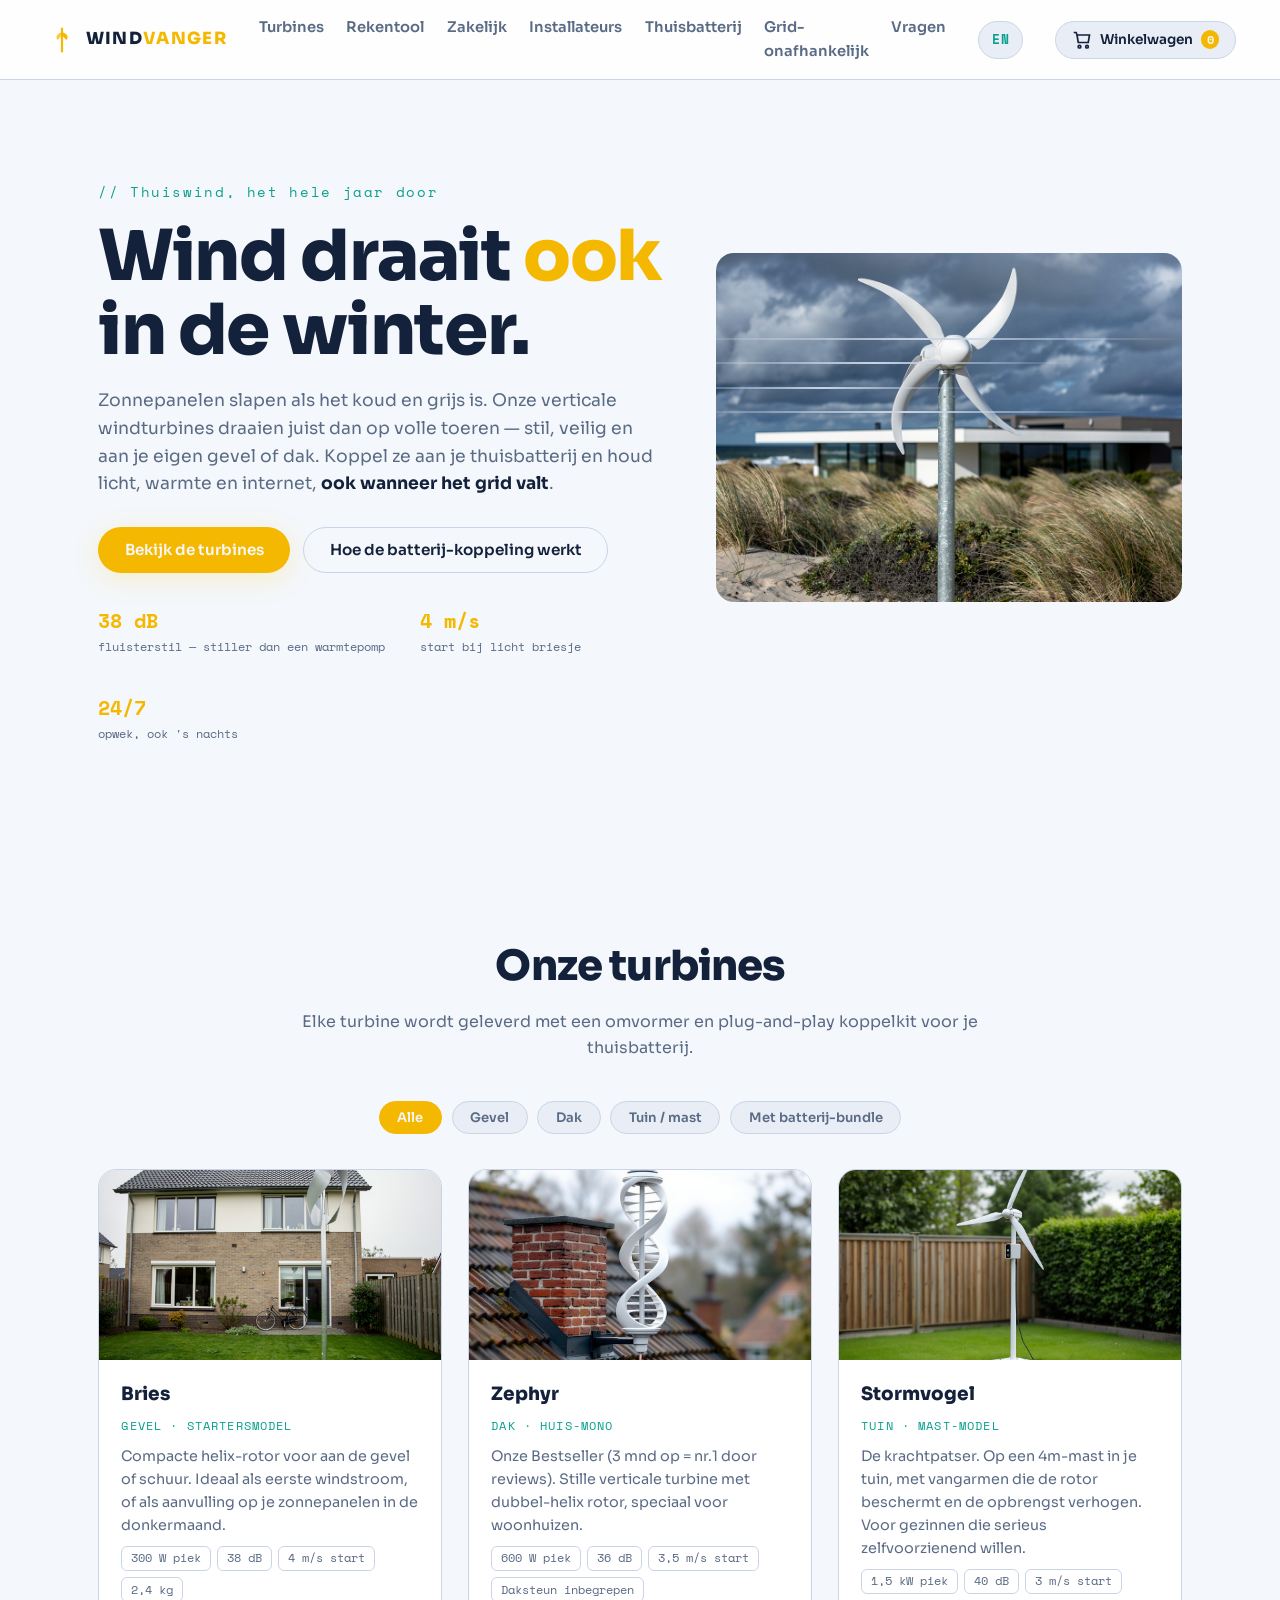
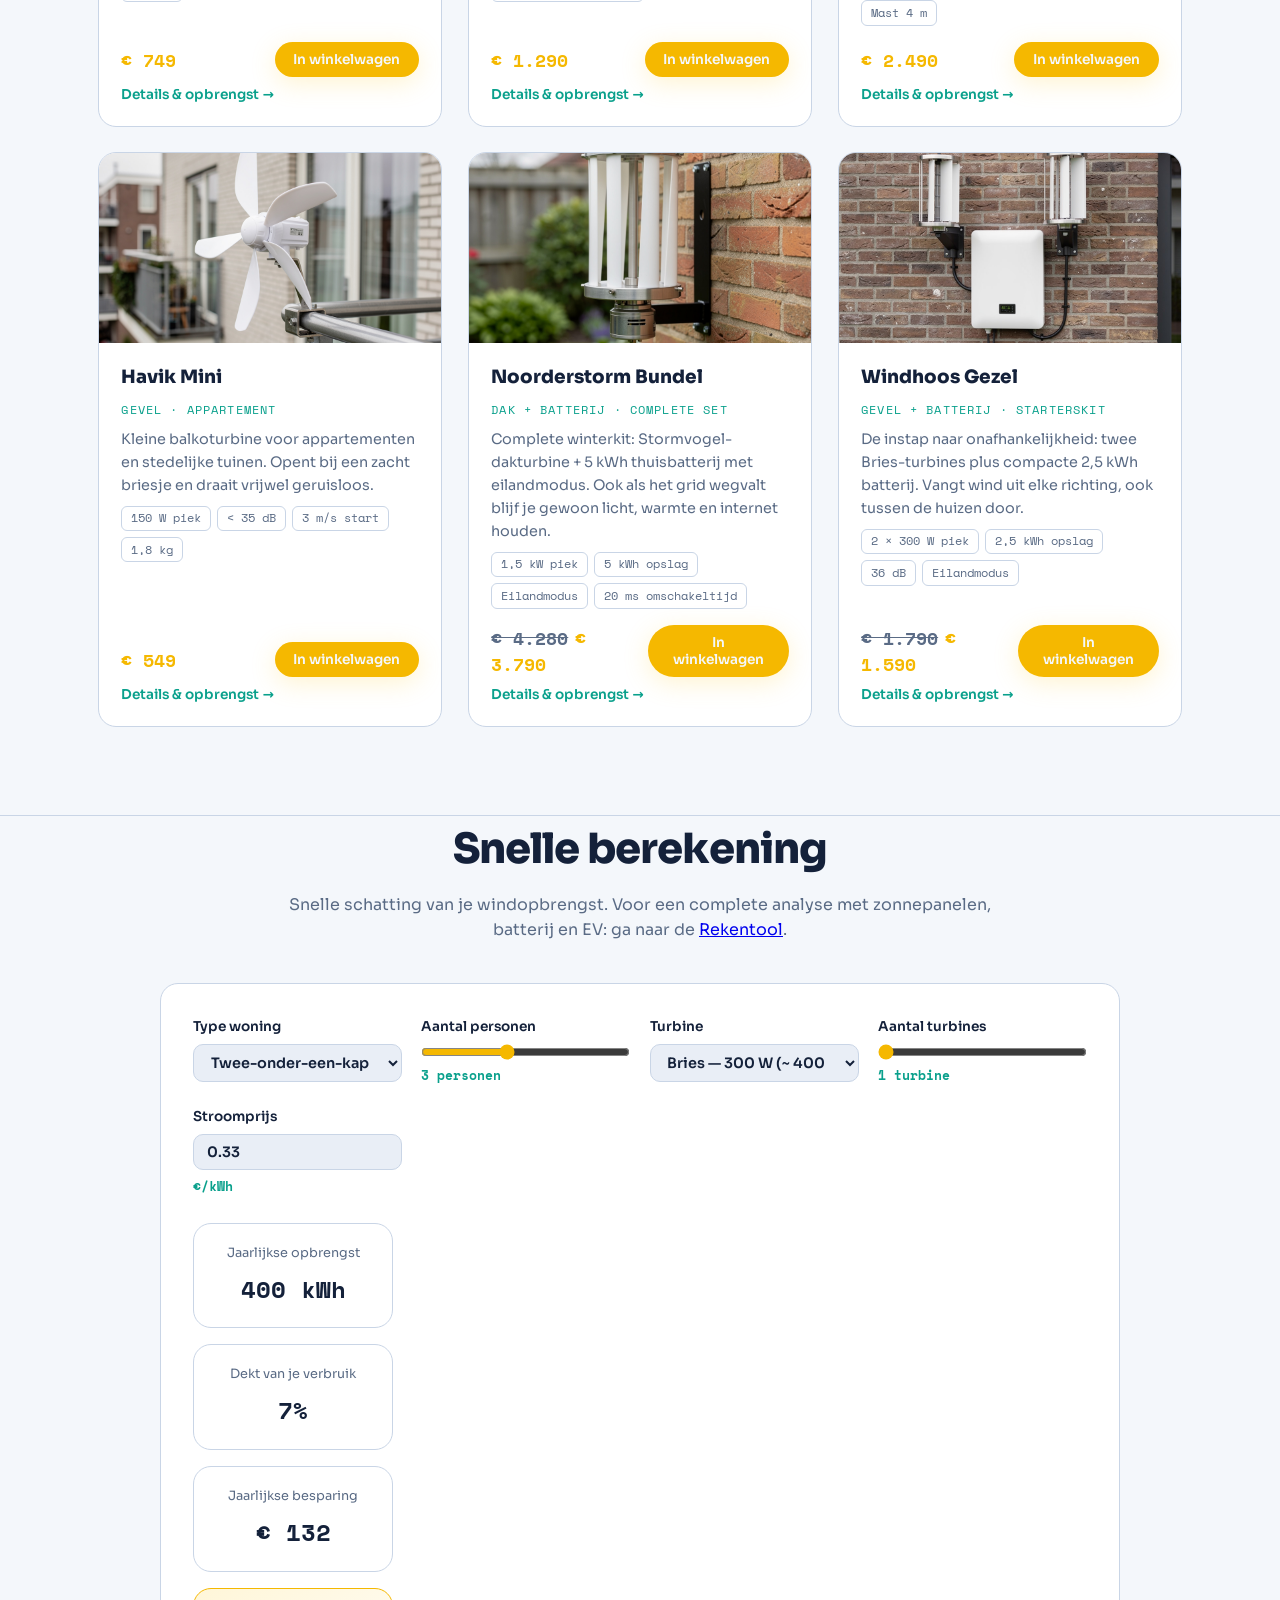
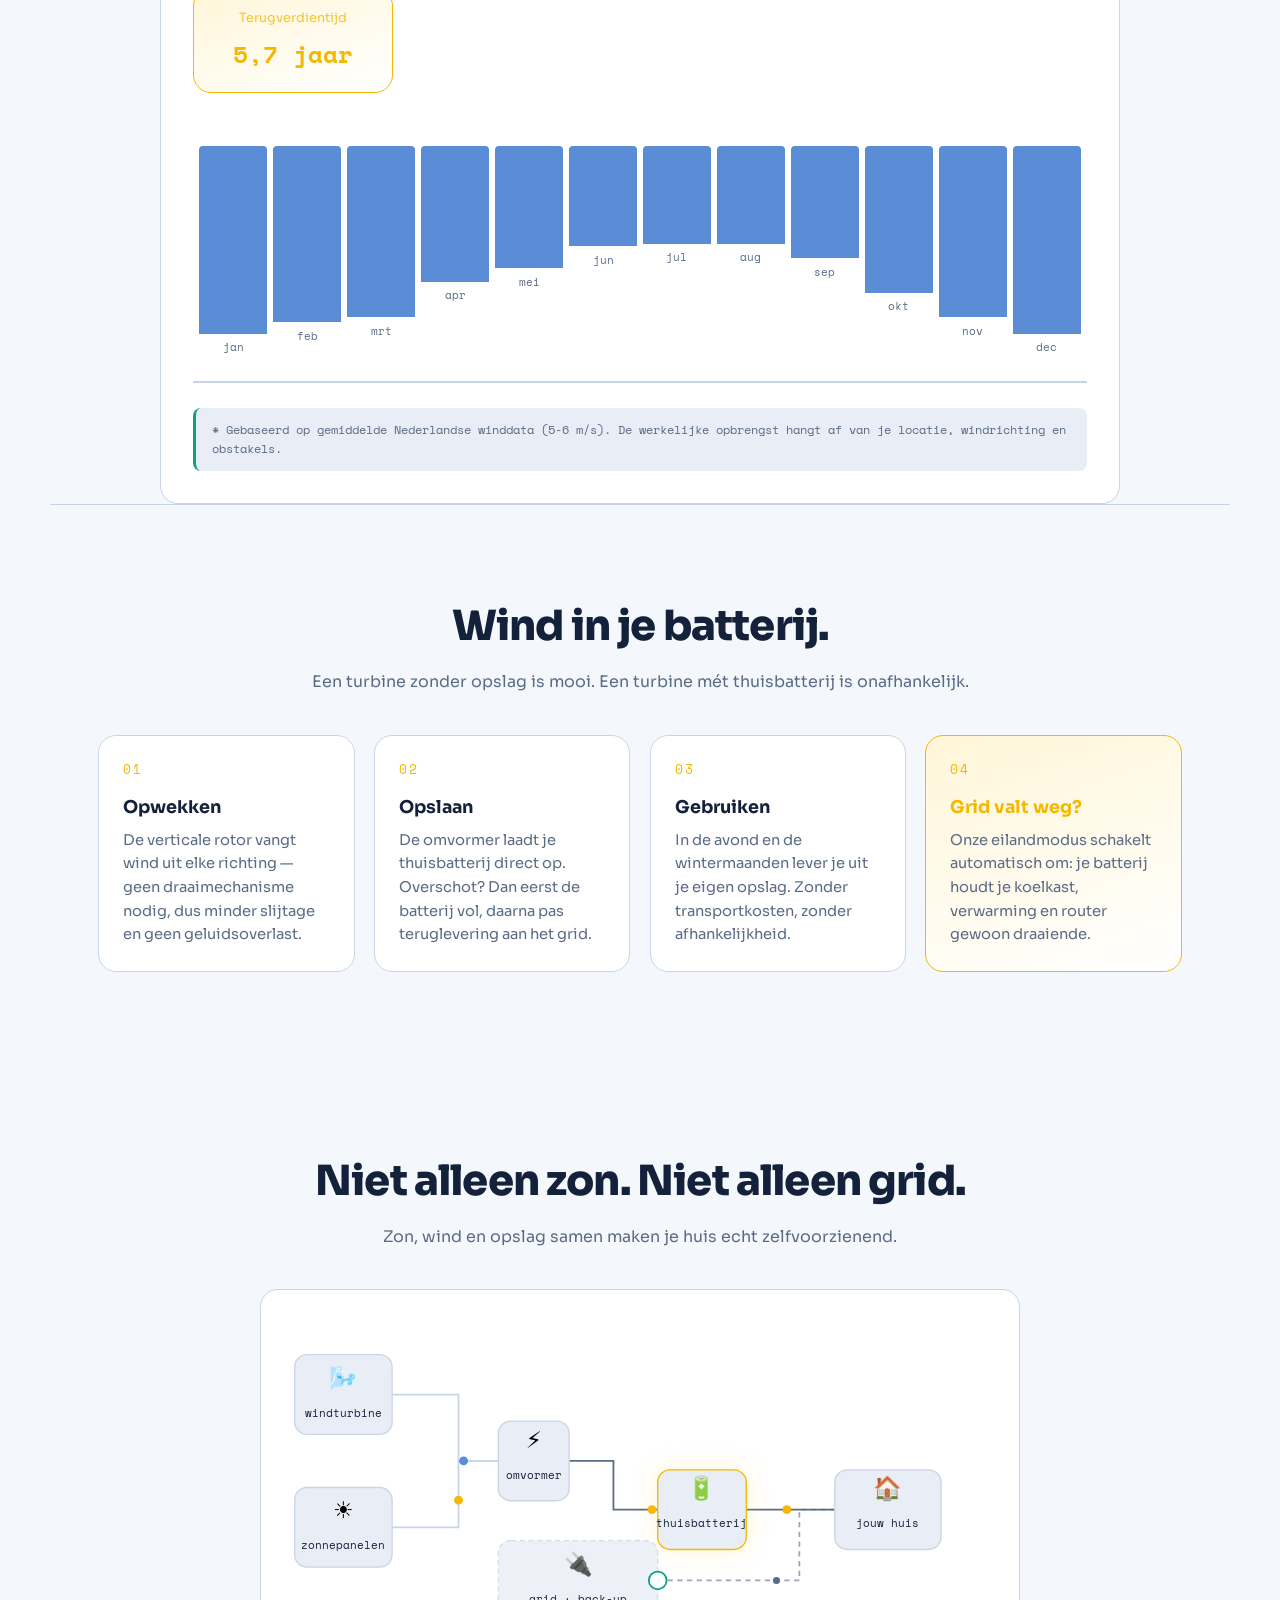
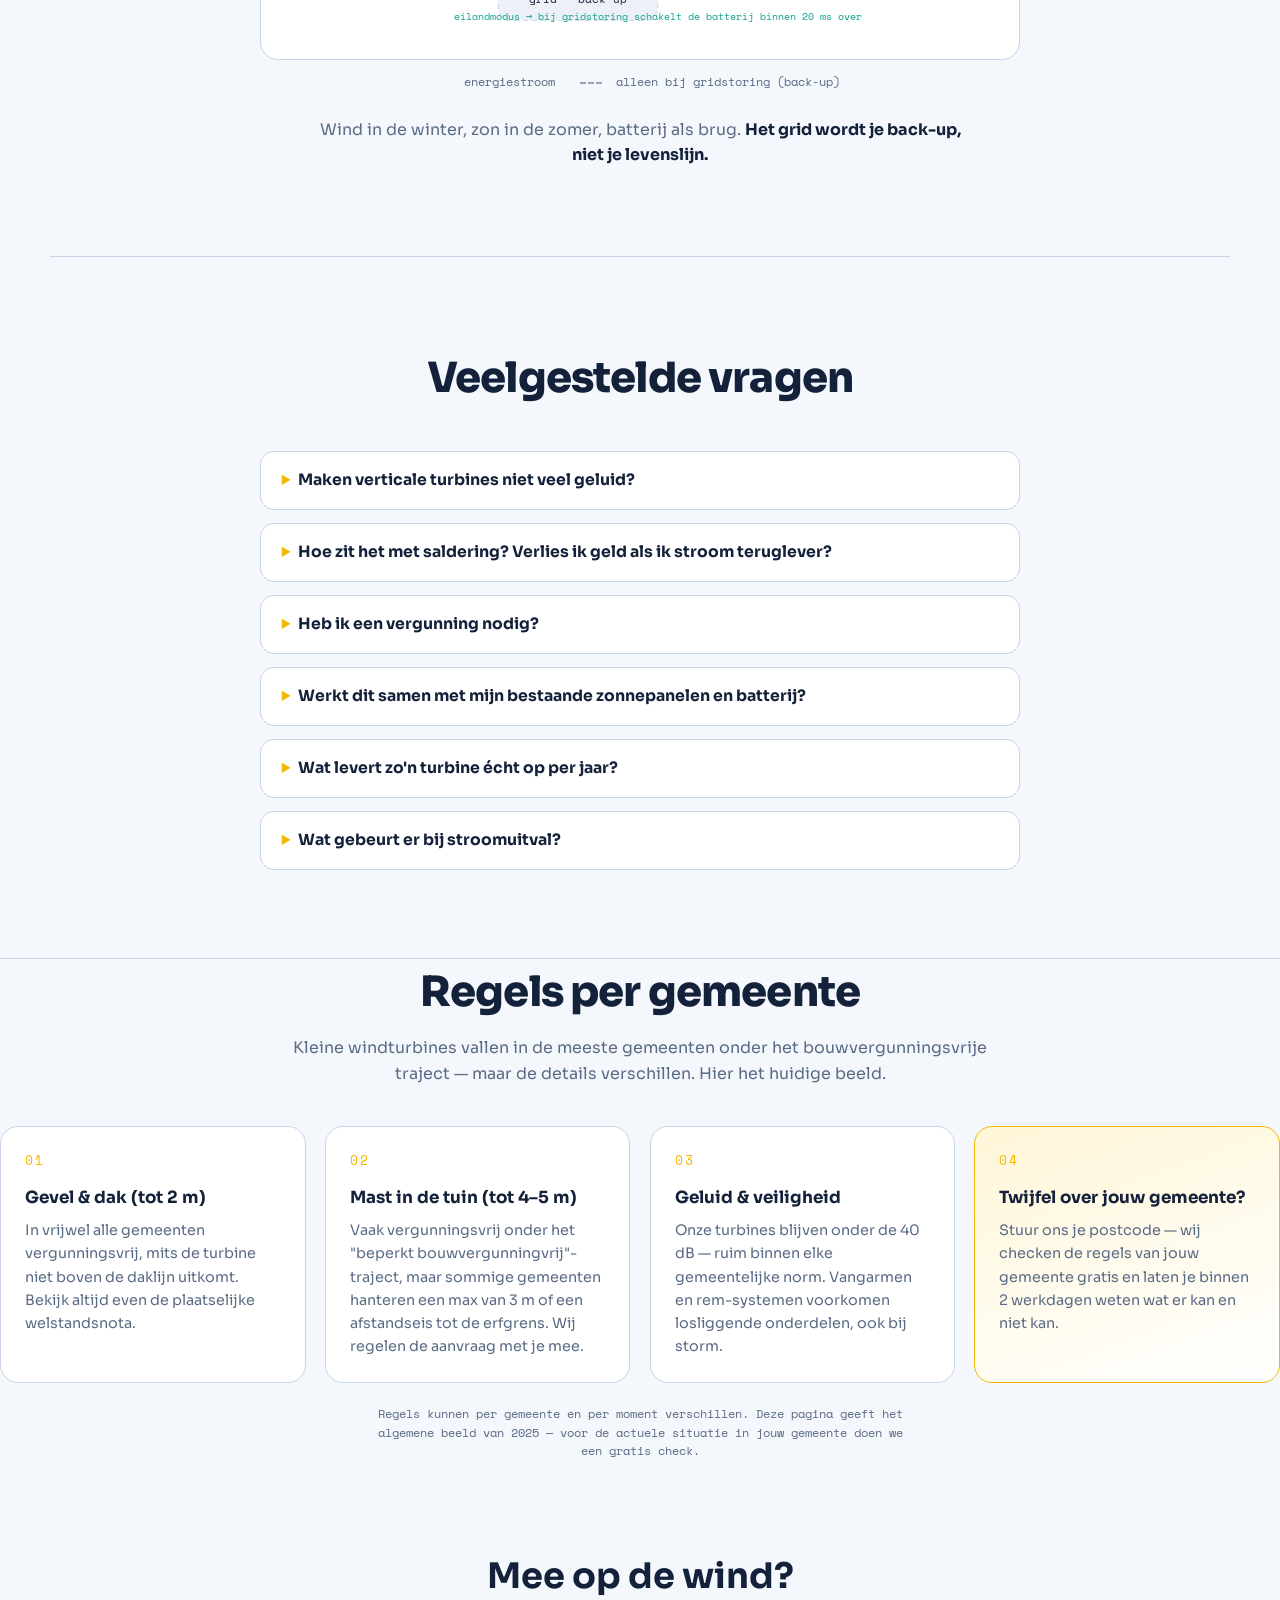
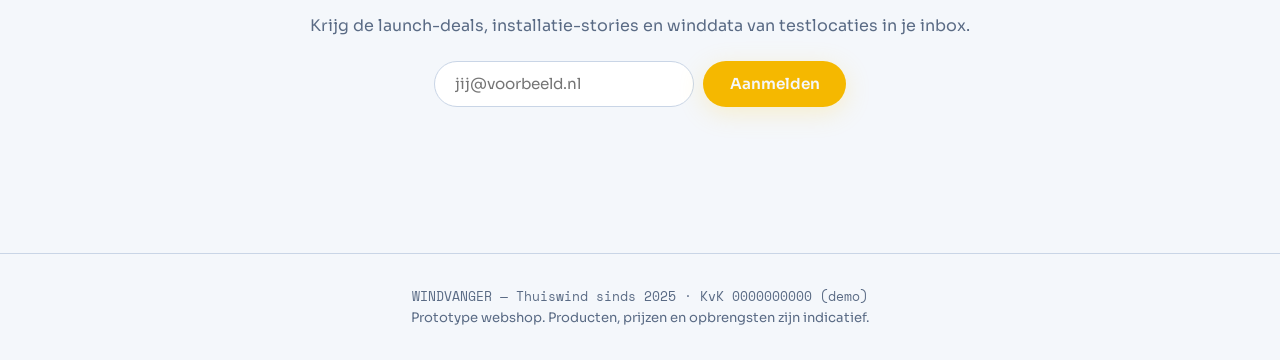
<file: index.html>
<!DOCTYPE html>
<html lang="nl">
<head>
  <meta charset="UTF-8">
  <meta name="viewport" content="width=device-width, initial-scale=1.0">
  <title>WINDVANGER — Verticale windturbines voor thuis</title>
  <meta name="description" content="Stille verticale windturbines voor thuistoegepast, gekoppeld aan je thuisbatterij. Ook in de winter stroom, ook als het grid valt.">
  <link rel="preconnect" href="https://fonts.googleapis.com">
  <link rel="preconnect" href="https://fonts.gstatic.com" crossorigin>
  <link href="https://fonts.googleapis.com/css2?family=Sora:wght@400;600;800&family=Space+Mono:wght@400;700&display=swap" rel="stylesheet">
  <link rel="stylesheet" href="css/style.css">
</head>
<body>

  <a class="skip" href="#shop">Direct naar de shop</a>

  <header class="site-header">
    <a class="logo" href="#top" aria-label="Windvanger home">
      <svg viewBox="0 0 32 32" class="logo-mark" aria-hidden="true">
        <path d="M16 3v26" stroke="currentColor" stroke-width="2.5" stroke-linecap="round"/>
        <path class="spin" d="M16 7 C 22 8, 24 13, 21 16 C 18 13, 16 11, 16 7 Z" fill="currentColor"/>
        <path class="spin spin-2" d="M16 7 C 10 8, 8 13, 11 16 C 14 13, 16 11, 16 7 Z" fill="currentColor" opacity=".7"/>
      </svg>
      <span>WIND<span class="accent">VANGER</span></span>
    </a>
    <nav class="main-nav" aria-label="Hoofdmenu">
      <a href="index.html#shop">Turbines</a>
      <a href="calculator.html">Rekentool</a>
      <a href="zakelijk.html">Zakelijk</a>
      <a href="installateurs.html">Installateurs</a>
      <a href="index.html#batterij">Thuisbatterij</a>
      <a href="index.html#grid">Grid-onafhankelijk</a>
      <a href="index.html#faq">Vragen</a>
    </nav>
    <a class="lang-btn" href="index-en.html" hreflang="en">EN</a>
    <button class="cart-btn" id="cart-open" aria-haspopup="dialog">
      <svg width="20" height="20" viewBox="0 0 24 24" fill="none" stroke="currentColor" stroke-width="2" aria-hidden="true">
        <path d="M6 6h15l-1.5 9h-12L6 6z"/><path d="M6 6L5 3H2"/><circle cx="9" cy="20" r="1.6"/><circle cx="18" cy="20" r="1.6"/>
      </svg>
      Winkelwagen <span class="cart-count" id="cart-count">0</span>
    </button>
  </header>

  <main id="top">

    <section class="hero">
      <div class="hero-copy">
        <p class="kicker mono">// Thuiswind, het hele jaar door</p>
        <h1>Wind draait <em>ook</em> in de winter.</h1>
        <p class="lede">
          Zonnepanelen slapen als het koud en grijs is. Onze verticale windturbines
          draaien juist dan op volle toeren — stil, veilig en aan je eigen gevel of dak.
          Koppel ze aan je thuisbatterij en houd licht, warmte en internet,
          <strong>ook wanneer het grid valt</strong>.
        </p>
        <div class="hero-cta">
          <a class="btn btn-primary" href="#shop">Bekijk de turbines</a>
          <a class="btn btn-ghost" href="#batterij">Hoe de batterij-koppeling werkt</a>
        </div>
        <ul class="hero-stats mono">
          <li><strong>38 dB</strong><span>fluisterstil — stiller dan een warmtepomp</span></li>
          <li><strong>4 m/s</strong><span>start bij licht briesje</span></li>
          <li><strong>24/7</strong><span>opwek, ook 's nachts</span></li>
        </ul>
      </div>
      <div class="hero-art" aria-hidden="true">
        <img src="img/hero.jpg" alt="Windvanger turbines in actie" loading="eager">
        <div class="wind-lines">
          <span></span><span></span><span></span><span></span>
        </div>
      </div>
    </section>

    <section class="shop" id="shop">
      <div class="section-head">
        <h2>Onze turbines</h2>
        <p>Elke turbine wordt geleverd met een omvormer en plug-and-play koppelkit voor je thuisbatterij.</p>
      </div>
      <div class="filters" role="tablist" aria-label="Filter turbines">
        <button class="chip active" data-filter="all">Alle</button>
        <button class="chip" data-filter="gevel">Gevel</button>
        <button class="chip" data-filter="dak">Dak</button>
        <button class="chip" data-filter="tuin">Tuin / mast</button>
        <button class="chip" data-filter="batterij">Met batterij-bundle</button>
      </div>
      <div class="product-grid" id="product-grid"></div>
    </section>

        <section class="calc" id="rektool">
      <div class="section-head">
        <h2>Snelle berekening</h2>
        <p>Snelle schatting van je windopbrengst. Voor een complete analyse met zonnepanelen, batterij en EV: ga naar de <a href="calculator.html">Rekentool</a>.</p>
      </div>
      <div class="calc-panel">
        <div class="calc-inputs">
          <label class="calc-field">
            <span>Type woning</span>
            <select id="calc-home-type">
              <option value="appartement" data-avg="2500">Appartement (~ 2.500 kWh/jaar)</option>
              <option value="rijtjes" data-avg="3500">Rijtjeshuis (~ 3.500 kWh/jaar)</option>
              <option value="twee-onder-een-kap" data-avg="4500" selected>Twee-onder-een-kap (~ 4.500 kWh/jaar)</option>
              <option value="vrijstaand" data-avg="6000">Vrijstaand huis (~ 6.000 kWh/jaar)</option>
              <option value="custom">Anders (handmatig invoeren)</option>
            </select>
          </label>
          <label class="calc-field" id="calc-people-field">
            <span>Aantal personen</span>
            <input type="range" id="calc-people" min="1" max="6" step="1" value="3">
            <output class="mono" id="calc-people-out">3 personen</output>
          </label>
          <label class="calc-field" id="calc-consumption-field" style="display: none;">
            <span>Jaarverbruik (kWh)</span>
            <input type="number" id="calc-consumption" min="1000" max="20000" step="100" value="4500">
            <output class="mono">kWh/jaar</output>
          </label>
          <label class="calc-field">
            <span>Turbine</span>
            <select id="calc-turbine">
              <option value="150" data-price="549" data-yield="200">Havik Mini — 150 W (~ 200 kWh/jaar)</option>
              <option value="300" data-price="749" data-yield="400" selected>Bries — 300 W (~ 400 kWh/jaar)</option>
              <option value="600" data-price="1290" data-yield="900">Zephyr — 600 W (~ 900 kWh/jaar)</option>
              <option value="1500" data-price="2490" data-yield="1800">Stormvogel — 1.500 W (~ 1.800 kWh/jaar)</option>
            </select>
          </label>
          <label class="calc-field">
            <span>Aantal turbines</span>
            <input type="range" id="calc-count" min="1" max="6" step="1" value="1">
            <output class="mono" id="calc-count-out">1 turbine</output>
          </label>
          <label class="calc-field">
            <span>Stroomprijs</span>
            <input type="number" id="calc-price" min="0.10" max="1.00" step="0.01" value="0.33">
            <output class="mono">€/kWh</output>
          </label>
        </div>
        <div class="calc-results" id="calc-results">
          <div class="calc-summary">
            <div class="calc-result-card">
              <span class="calc-result-label">Jaarlijkse opbrengst</span>
              <span class="calc-result-value mono" id="result-yield">0 kWh</span>
            </div>
            <div class="calc-result-card">
              <span class="calc-result-label">Dekt van je verbruik</span>
              <span class="calc-result-value mono" id="result-coverage">0%</span>
            </div>
            <div class="calc-result-card">
              <span class="calc-result-label">Jaarlijkse besparing</span>
              <span class="calc-result-value mono" id="result-savings">€ 0</span>
            </div>
            <div class="calc-result-card calc-result-highlight">
              <span class="calc-result-label">Terugverdientijd</span>
              <span class="calc-result-value mono" id="result-payback">0 jaar</span>
            </div>
          </div>
        </div>
        <div class="calc-chart" id="calc-chart" role="img" aria-label="Maandgrafiek wind opbrengst"></div>
        <p class="calc-note mono">
          * Gebaseerd op gemiddelde Nederlandse winddata (5-6 m/s). De werkelijke opbrengst hangt af van je locatie, windrichting en obstakels.
        </p>
      </div>
    </section>

    <section class="battery" id="batterij">
      <div class="section-head">
        <h2>Wind in je batterij.</h2>
        <p>Een turbine zonder opslag is mooi. Een turbine mét thuisbatterij is onafhankelijk.</p>
      </div>
      <div class="battery-grid">
        <article class="b-card">
          <span class="b-num mono">01</span>
          <h3>Opwekken</h3>
          <p>De verticale rotor vangt wind uit elke richting — geen draaimechanisme nodig, dus minder slijtage en geen geluidsoverlast.</p>
        </article>
        <article class="b-card">
          <span class="b-num mono">02</span>
          <h3>Opslaan</h3>
          <p>De omvormer laadt je thuisbatterij direct op. Overschot? Dan eerst de batterij vol, daarna pas teruglevering aan het grid.</p>
        </article>
        <article class="b-card">
          <span class="b-num mono">03</span>
          <h3>Gebruiken</h3>
          <p>In de avond en de wintermaanden lever je uit je eigen opslag. Zonder transportkosten, zonder afhankelijkheid.</p>
        </article>
        <article class="b-card b-card-accent">
          <span class="b-num mono">04</span>
          <h3>Grid valt weg?</h3>
          <p>Onze eilandmodus schakelt automatisch om: je batterij houdt je koelkast, verwarming en router gewoon draaiende.</p>
        </article>
      </div>
    </section>

    <section class="grid" id="grid">
      <div class="section-head">
        <h2>Niet alleen zon. Niet alleen grid.</h2>
        <p>Zon, wind en opslag samen maken je huis echt zelfvoorzienend.</p>
      </div>
      <div class="schema-wrap" role="img" aria-label="Schema: windturbine en zonnepanelen laden via de omvormer de thuisbatterij, het huis loopt op de batterij, het grid is alleen back-up via de eilandmodus">
        <svg viewBox="0 0 820 380" class="schema" xmlns="http://www.w3.org/2000/svg">
          <!-- Verbindingslijnen -->
          <path id="p-wind" class="link" d="M 130 100 H 205 V 175 H 250" />
          <path id="p-zon" class="link" d="M 130 250 H 205 V 175 H 250" />
          <path id="p-inv" class="link link-strong" d="M 330 175 H 380 V 230 H 430" />
          <path id="p-bat" class="link link-strong" d="M 530 230 H 630" />
          <path id="p-grid" class="link link-backup" d="M 430 310 H 590 V 230 H 630" />

          <!-- Stroom-pjes -->
          <circle r="5" class="dot dot-wind"><animateMotion dur="2.4s" repeatCount="indefinite"><mpath href="#p-wind"/></animateMotion></circle>
          <circle r="5" class="dot dot-zon"><animateMotion dur="2.8s" repeatCount="indefinite" begin="0.4s"><mpath href="#p-zon"/></animateMotion></circle>
          <circle r="5" class="dot dot-bat"><animateMotion dur="2s" repeatCount="indefinite"><mpath href="#p-inv"/></animateMotion></circle>
          <circle r="5" class="dot dot-bat"><animateMotion dur="2s" repeatCount="indefinite" begin="1s"><mpath href="#p-bat"/></animateMotion></circle>
          <circle r="4" class="dot dot-grid"><animateMotion dur="4s" repeatCount="indefinite"><mpath href="#p-grid"/></animateMotion></circle>

          <!-- Bronnen -->
          <g class="node">
            <rect x="20" y="55" width="110" height="90" rx="14" />
            <text x="75" y="90" class="icon">🌬️</text>
            <text x="75" y="125" class="label">windturbine</text>
          </g>
          <g class="node">
            <rect x="20" y="205" width="110" height="90" rx="14" />
            <text x="75" y="240" class="icon">☀️</text>
            <text x="75" y="275" class="label">zonnepanelen</text>
          </g>

          <!-- Omvormer -->
          <g class="node">
            <rect x="250" y="130" width="80" height="90" rx="14" />
            <text x="290" y="160" class="icon">⚡</text>
            <text x="290" y="195" class="label">omvormer</text>
          </g>

          <!-- Batterij (kern) -->
          <g class="node node-core">
            <rect x="430" y="185" width="100" height="90" rx="14" />
            <text x="480" y="215" class="icon">🔋</text>
            <text x="480" y="250" class="label">thuisbatterij</text>
          </g>

          <!-- Huis -->
          <g class="node">
            <rect x="630" y="185" width="120" height="90" rx="14" />
            <text x="690" y="215" class="icon">🏠</text>
            <text x="690" y="250" class="label">jouw huis</text>
          </g>

          <!-- Grid (back-up) -->
          <g class="node node-backup">
            <rect x="250" y="265" width="180" height="90" rx="14" />
            <text x="340" y="300" class="icon">🔌</text>
            <text x="340" y="335" class="label">grid · back-up</text>
          </g>

          <!-- Eilandmodus-schakelaar -->
          <g class="switch">
            <circle cx="430" cy="310" r="10" />
            <text x="430" y="355" class="label-sm">eilandmodus → bij gridstoring schakelt de batterij binnen 20 ms over</text>
          </g>
        </svg>
        <p class="schema-legend mono">
          <span><span class="dot dot-bat"></span> energiestroom</span>
          <span><span class="dash"></span> alleen bij gridstoring (back-up)</span>
        </p>
      </div>

      <p class="grid-note">
        Wind in de winter, zon in de zomer, batterij als brug.
        <strong>Het grid wordt je back-up, niet je levenslijn.</strong>
      </p>
    </section>

    <section class="faq" id="faq">
      <div class="section-head">
        <h2>Veelgestelde vragen</h2>
      </div>
      <div class="faq-list">
        <details>
          <summary>Maken verticale turbines niet veel geluid?</summary>
          <p>Nee. Onze Savonius- en helix-rotors draaien langzaam (max ~300 rpm) en komen op 2 meter afstand rond de <strong>38 dB</strong>. Ter vergelijking: een bibliotheek is ≈ 40 dB, een gemiddelde warmtepomp 40–50 dB, een koelkast 35–45 dB en een stil huis 's nachts ≈ 30 dB. Onze turbine hoort dus bij hetzelfde geluidsniveau als je koelkast — en stiller dan de warmtepomp die de meeste mensen al in de tuin of aan de muur hebben hangen.</p>
          <div class="db-vergelijk mono">
            <span class="db-row"><span class="db-label">windturbine</span><span class="db-bar" style="--w: 38%"></span><span class="db-val">38 dB</span></span>
            <span class="db-row"><span class="db-label">koelkast</span><span class="db-bar" style="--w: 42%"></span><span class="db-val">35–45 dB</span></span>
            <span class="db-row"><span class="db-label">bibliotheek</span><span class="db-bar" style="--w: 40%"></span><span class="db-val">40 dB</span></span>
            <span class="db-row"><span class="db-label">warmtepomp</span><span class="db-bar db-bar-loud" style="--w: 55%"></span><span class="db-val">40–50 dB</span></span>
            <span class="db-row"><span class="db-label">pratend gesprek</span><span class="db-bar db-bar-loud" style="--w: 65%"></span><span class="db-val">60 dB</span></span>
          </div>
        </details>
        <details>
          <summary>Hoe zit het met saldering? Verlies ik geld als ik stroom teruglever?</summary>
          <p>Goede vraag — saldering wordt tot 2027 stapsgewijs uitgefaseerd (66% in 2025, 33% in 2026, daarna 0%). Teruglevering levert dus steeds minder op. Precies daarom draait onze filosofie om <strong>eigen verbruik</strong>: wind wekt 's nachts en in de winter op, precies wanneer jij stroom gebruikt of je batterij kunt vullen. Wie een turbine combineert met een thuisbatterij, verkoopt bijna niets terug — en hoeft dus niet afhankelijk te zijn van wat de politiek met saldering doet.</p>
        </details>
        <details>
          <summary>Heb ik een vergunning nodig?</summary>
          <p>In de meeste Nederlandse en Belgische gemeenten vallen onze gevel- en dakmodellen onder het bouwvergunningsvrije traject. Bij de mastmodellen helpen we je met de aanvraag.</p>
        </details>
        <details>
          <summary>Werkt dit samen met mijn bestaande zonnepanelen en batterij?</summary>
          <p>Ja. Elke turbine wordt geleverd met een hybrid-omvormer die parallel aan je zonne-installatie schakelt. Heb je al een thuisbatterij (bijv. van je zon-installateur)? Dan sluiten we daar via de koppelkit op aan.</p>
        </details>
        <details>
          <summary>Wat levert zo'n turbine écht op per jaar?</summary>
          <p>Op een normale Nederlandse locatie met redelijke wind (4–6 m/s gemiddeld): de <strong>Bries</strong> ± 400 kWh/jaar, de <strong>Stormvogel</strong> ± 1.800 kWh/jaar. Dat is respectievelijk ~10% en ~50% van een gemiddeld huishouden.</p>
        </details>
        <details>
          <summary>Wat gebeurt er bij stroomuitval?</summary>
          <p>De eilandmodus van de omvormer neemt binnen 20 milliseconden over. Je merkt niets — behalve dat je buren donker zitten.</p>
        </details>
      </div>
    </section>

    <section class="regels" id="regels">
      <div class="section-head">
        <h2>Regels per gemeente</h2>
        <p>Kleine windturbines vallen in de meeste gemeenten onder het bouwvergunningsvrije traject — maar de details verschillen. Hier het huidige beeld.</p>
      </div>
      <div class="regels-grid">
        <article class="r-card">
          <span class="r-num mono">01</span>
          <h3>Gevel &amp; dak (tot 2 m)</h3>
          <p>In vrijwel alle gemeenten vergunningsvrij, mits de turbine niet boven de daklijn uitkomt. Bekijk altijd even de plaatselijke welstandsnota.</p>
        </article>
        <article class="r-card">
          <span class="r-num mono">02</span>
          <h3>Mast in de tuin (tot 4–5 m)</h3>
          <p>Vaak vergunningsvrij onder het "beperkt bouwvergunningvrij"-traject, maar sommige gemeenten hanteren een max van 3 m of een afstandseis tot de erfgrens. Wij regelen de aanvraag met je mee.</p>
        </article>
        <article class="r-card">
          <span class="r-num mono">03</span>
          <h3>Geluid &amp; veiligheid</h3>
          <p>Onze turbines blijven onder de 40 dB — ruim binnen elke gemeentelijke norm. Vangarmen en rem-systemen voorkomen losliggende onderdelen, ook bij storm.</p>
        </article>
        <article class="r-card r-card-accent">
          <span class="r-num mono">04</span>
          <h3>Twijfel over jouw gemeente?</h3>
          <p>Stuur ons je postcode — wij checken de regels van jouw gemeente gratis en laten je binnen 2 werkdagen weten wat er kan en niet kan.</p>
        </article>
      </div>
      <p class="regels-note mono">Regels kunnen per gemeente en per moment verschillen. Deze pagina geeft het algemene beeld van 2025 — voor de actuele situatie in jouw gemeente doen we een gratis check.</p>
    </section>

    <section class="newsletter">
      <h2>Mee op de wind?</h2>
      <p>Krijg de launch-deals, installatie-stories en winddata van testlocaties in je inbox.</p>
      <form class="newsletter-form" id="newsletter-form">
        <input type="email" required placeholder="jij@voorbeeld.nl" aria-label="E-mailadres">
        <button class="btn btn-primary" type="submit">Aanmelden</button>
      </form>
      <p class="form-msg mono" id="newsletter-msg" role="status"></p>
    </section>

  </main>

  <footer class="site-footer">
    <p class="mono">WINDVANGER — Thuiswind sinds 2025 · KvK 0000000000 (demo)</p>
    <p>Prototype webshop. Producten, prijzen en opbrengsten zijn indicatief.</p>
  </footer>

  <!-- Winkelwagen -->
  <div class="cart-overlay" id="cart-overlay" hidden></div>
  <aside class="cart" id="cart" role="dialog" aria-modal="true" aria-label="Winkelwagen" hidden>
    <header class="cart-head">
      <h2>Winkelwagen</h2>
      <button class="cart-close" id="cart-close" aria-label="Sluiten">✕</button>
    </header>
    <ul class="cart-items" id="cart-items"></ul>
    <p class="cart-empty" id="cart-empty">Nog windstil hier… <br>Voeg een turbine toe!</p>
    <footer class="cart-foot">
      <div class="cart-total mono"><span>Subtotaal</span><span id="cart-total">€ 0</span></div>
      <p class="cart-hint mono">Gratis bezorging &amp; montagekits bij elk order</p>
      <button class="btn btn-primary btn-block" id="checkout">Afhandelen (demo)</button>
    </footer>
  </aside>

  <!-- Productmodal -->
  <div class="modal-overlay" id="modal-overlay" hidden></div>
  <div class="modal" id="modal" role="dialog" aria-modal="true" hidden>
    <button class="modal-close" id="modal-close" aria-label="Sluiten">✕</button>
    <div class="modal-body" id="modal-body"></div>
  </div>

  <div class="toast mono" id="toast" role="status" aria-live="polite"></div>

  <template id="tpl-product">
    <article class="product">
      <div class="product-art">
        <div class="turbine">
          <div class="pole"></div>
          <div class="rotor"><div class="blade b1"></div><div class="blade b2"></div><div class="blade b3"></div></div>
        </div>
      </div>
      <div class="product-info">
        <h3 class="product-name"></h3>
        <p class="product-tag mono"></p>
        <p class="product-desc"></p>
        <ul class="product-specs mono"></ul>
        <div class="product-foot">
          <span class="product-price"></span>
          <button class="btn btn-primary btn-sm add" type="button">In winkelwagen</button>
        </div>
        <button class="link-more" type="button">Details &amp; opbrengst →</button>
      </div>
    </article>
  </template>

  <script src="js/data.js"></script>
  <script src="js/shop.js"></script>
</body>
</html>
</file>
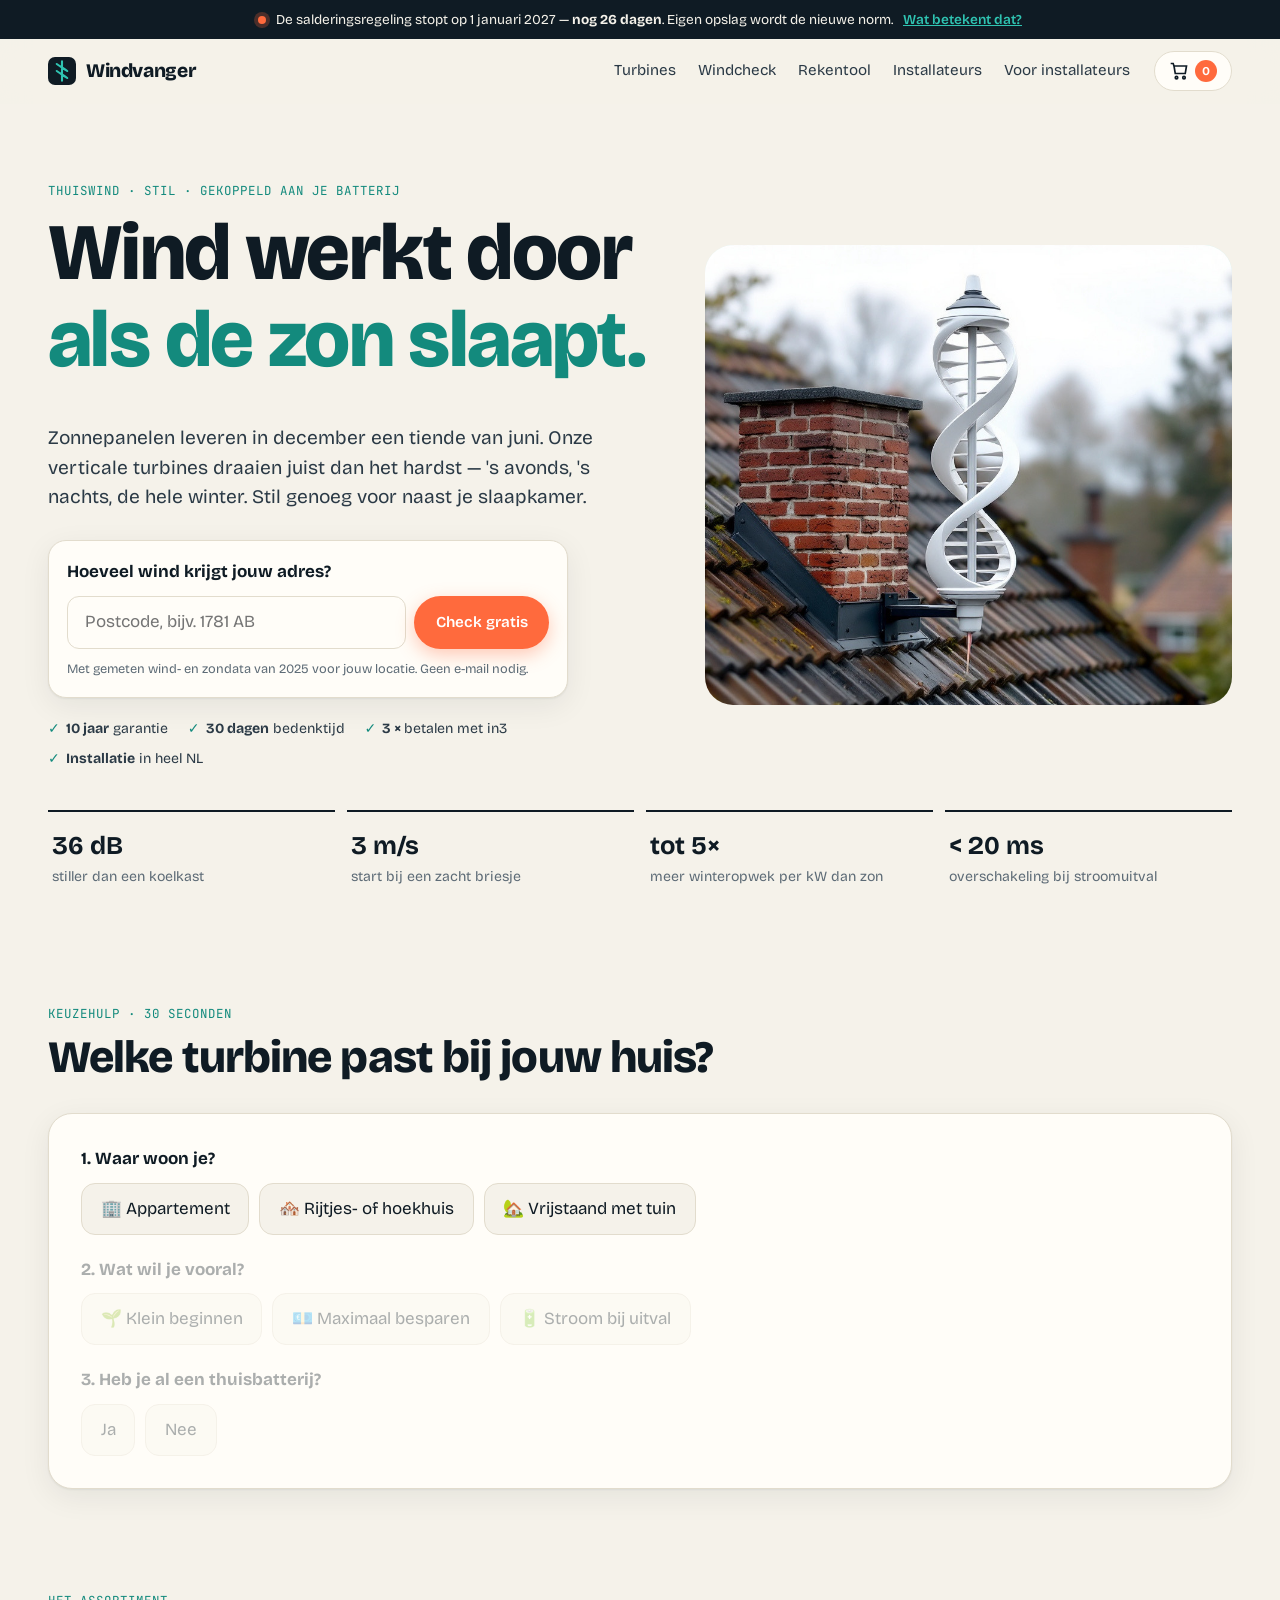
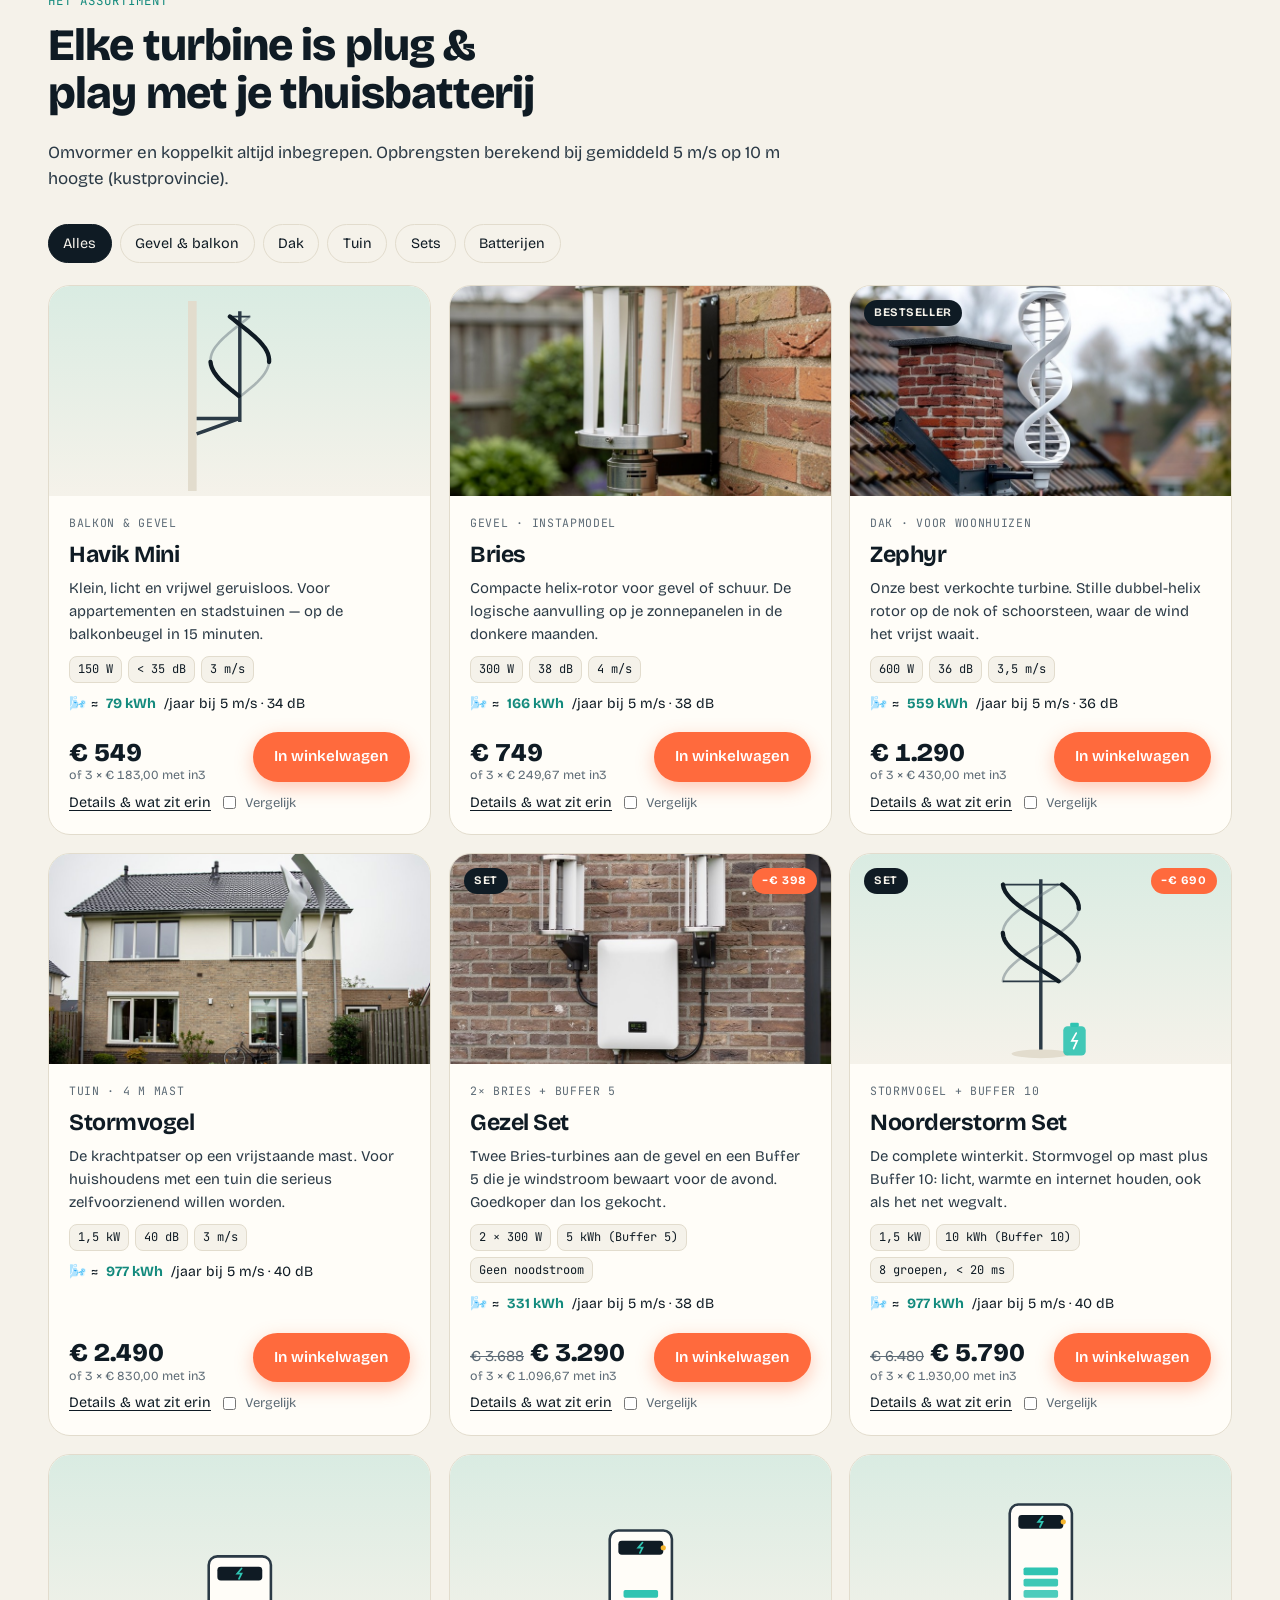
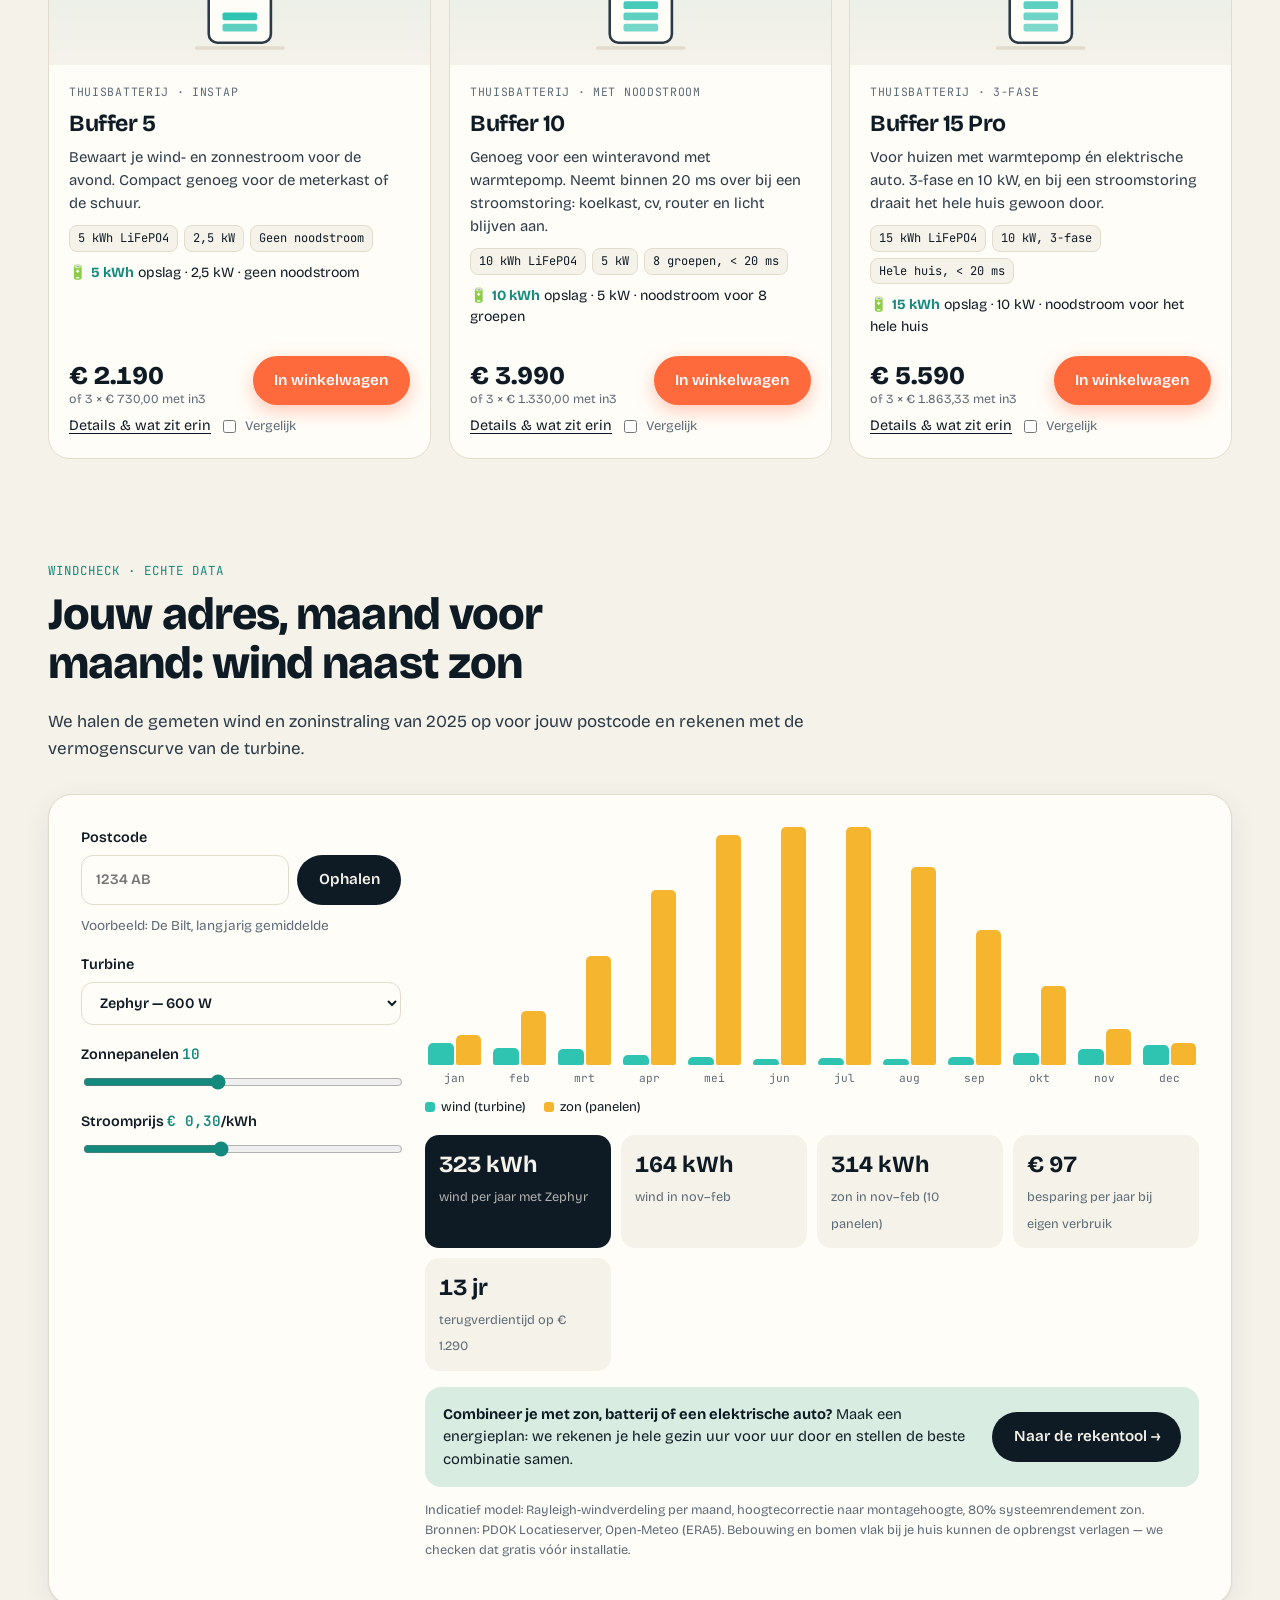
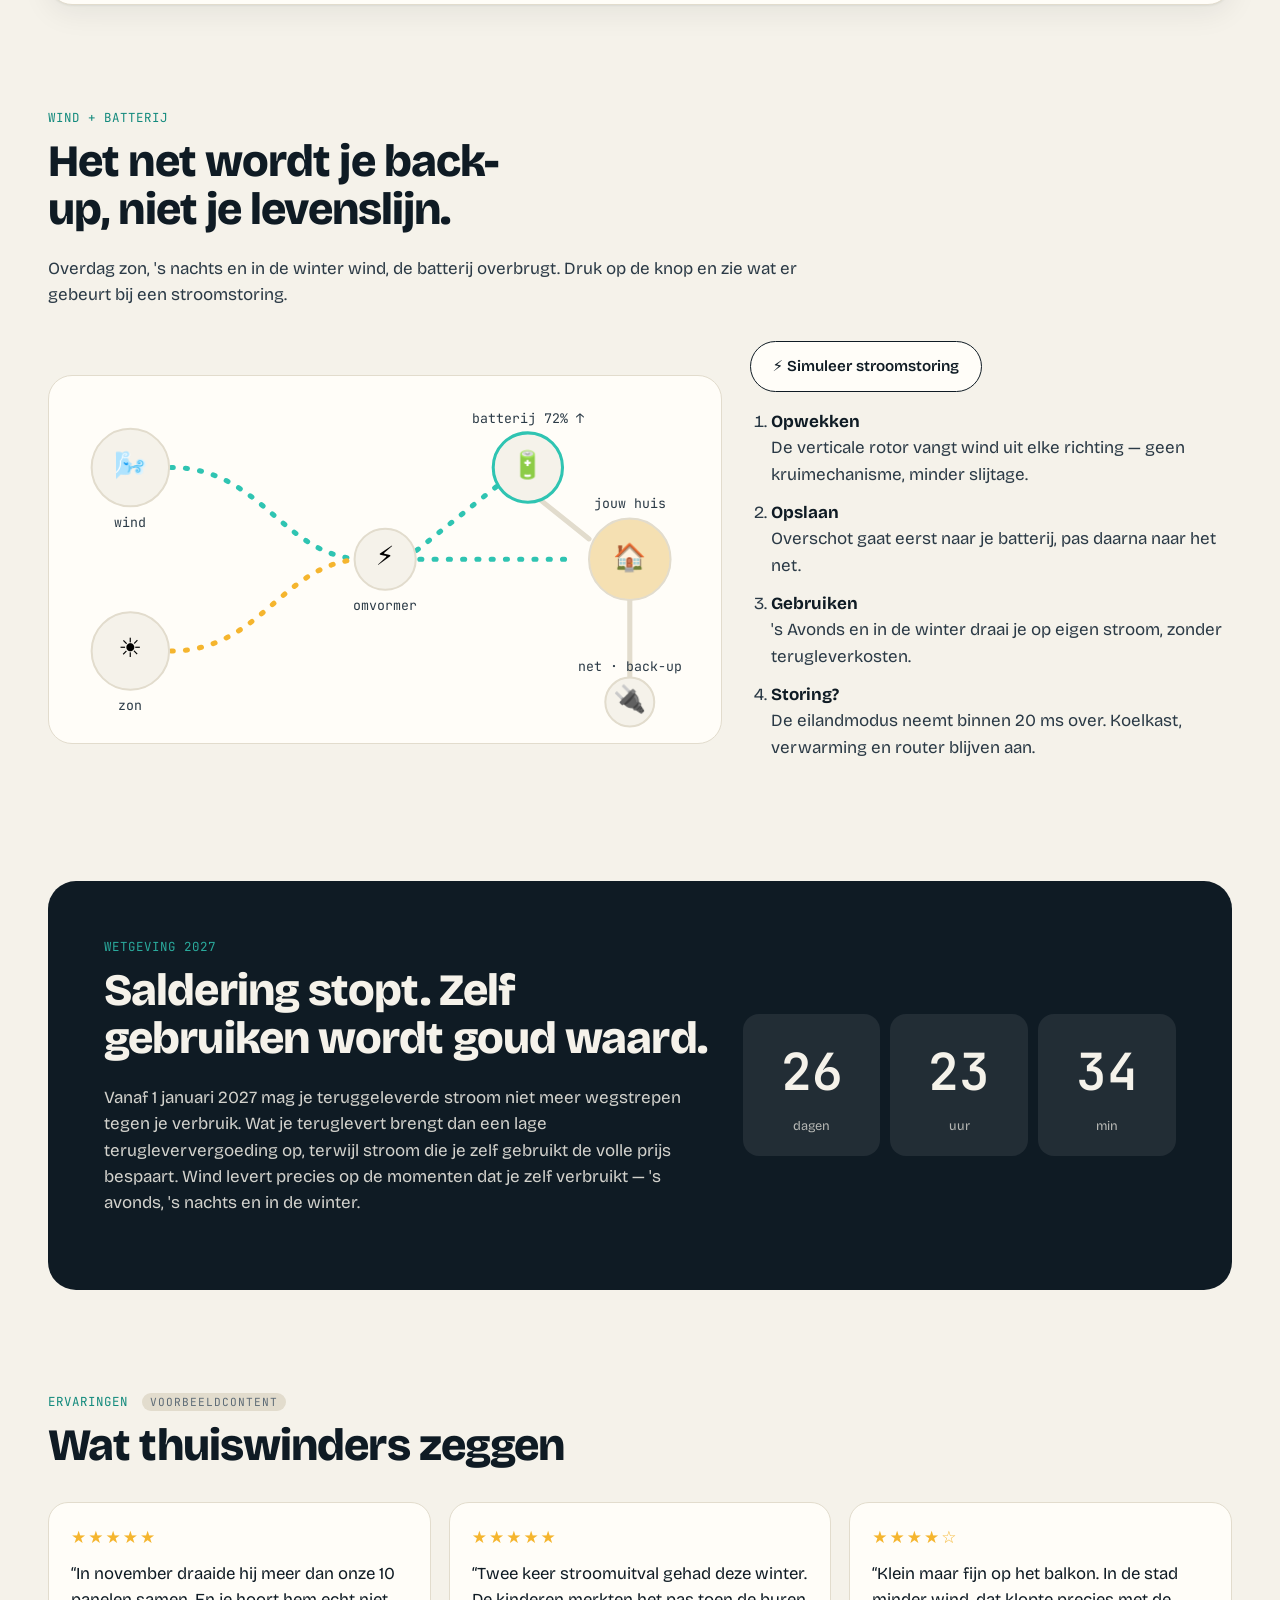
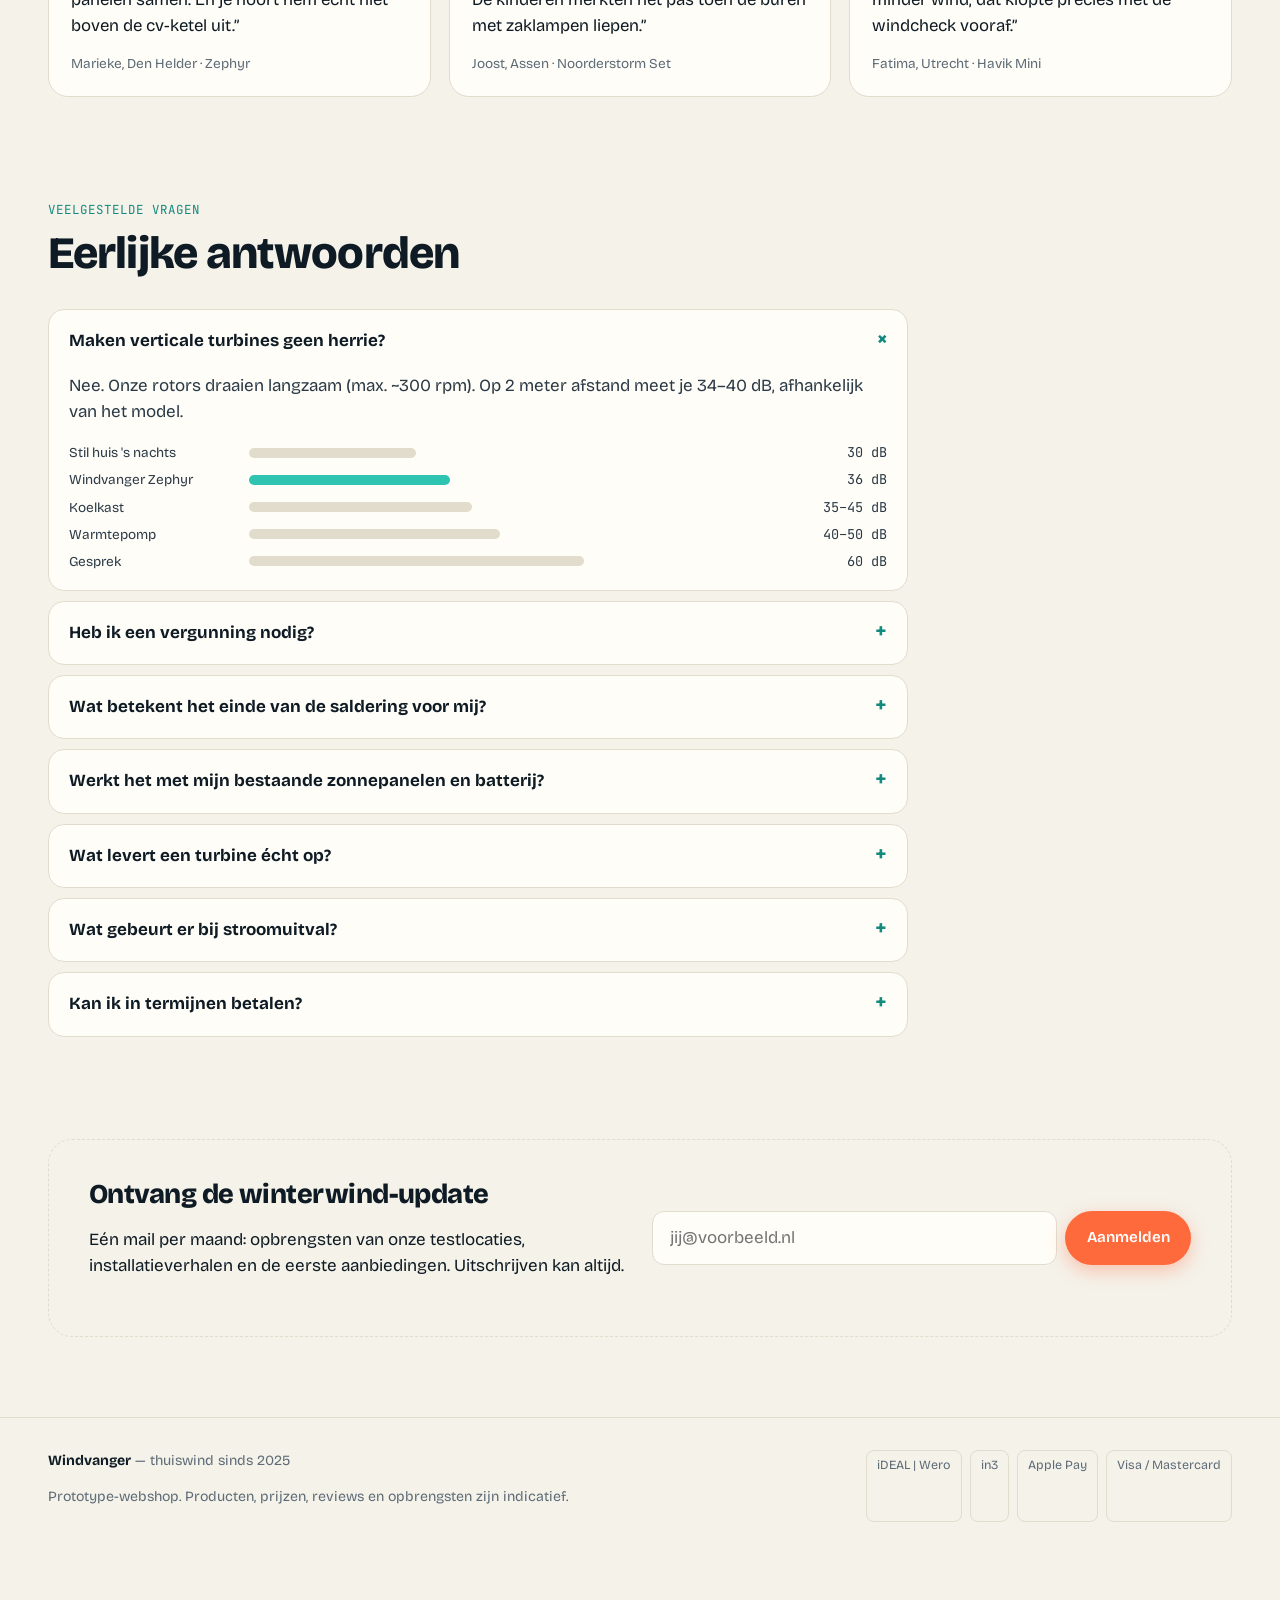
<file: claude/index.html>
<!doctype html>
<html lang="nl">
<head>
  <meta charset="utf-8">
  <meta name="viewport" content="width=device-width, initial-scale=1, viewport-fit=cover">
  <title>Windvanger — Stille windturbines voor thuis</title>
  <meta name="description" content="Verticale windturbines voor gevel, dak en tuin. Stil, veilig en gekoppeld aan je thuisbatterij. Check gratis hoeveel wind jouw adres krijgt.">
  <meta name="theme-color" content="#0f1b24">
  <meta property="og:type" content="website">
  <meta property="og:title" content="Windvanger — wind werkt door als de zon slaapt">
  <meta property="og:description" content="Stille verticale windturbines + thuisbatterij. Check live hoeveel wind jouw adres krijgt.">
  <meta property="og:locale" content="nl_NL">
  <link rel="icon" href="data:image/svg+xml,%3Csvg xmlns='http://www.w3.org/2000/svg' viewBox='0 0 32 32'%3E%3Crect width='32' height='32' rx='8' fill='%230f1b24'/%3E%3Cpath d='M16 5v22M10 8c4 3 8 5 12 8M10 16c4 3 8 5 12 8' stroke='%2346d9c8' stroke-width='2.4' fill='none' stroke-linecap='round'/%3E%3C/svg%3E">
  <link rel="preconnect" href="https://fonts.googleapis.com">
  <link rel="preconnect" href="https://fonts.gstatic.com" crossorigin>
  <link href="https://fonts.googleapis.com/css2?family=Bricolage+Grotesque:opsz,wght@12..96,400;12..96,600;12..96,800&family=JetBrains+Mono:wght@400;600&display=swap" rel="stylesheet">
  <link rel="stylesheet" href="css/style.css">
  <script type="module" src="js/app.js"></script>
</head>
<body>
  <a class="skip" href="#main">Naar inhoud</a>

  <div class="announce" role="note">
    <span class="announce-dot" aria-hidden="true"></span>
    <span>De salderingsregeling stopt op 1 januari 2027 — <strong id="countdown-short">nog … dagen</strong>. Eigen opslag wordt de nieuwe norm.</span>
    <a href="#saldering">Wat betekent dat?</a>
  </div>

  <header class="site-header">
    <a class="logo" href="#top" aria-label="Windvanger, naar boven">
      <svg viewBox="0 0 32 32" width="28" height="28" aria-hidden="true"><rect width="32" height="32" rx="8" fill="currentColor"/><path d="M16 5v22M10 8c4 3 8 5 12 8M10 16c4 3 8 5 12 8" stroke="var(--wind)" stroke-width="2.4" fill="none" stroke-linecap="round"/></svg>
      Windvanger
    </a>
    <nav class="nav" aria-label="Hoofdmenu">
      <a href="#turbines">Turbines</a>
      <a href="#windcheck">Windcheck</a>
      <a href="plan.html">Rekentool</a>
      <a href="installateurs.html">Installateurs</a>
      <a href="partners.html">Voor installateurs</a>
    </nav>
    <button class="cart-btn" id="cart-open" aria-haspopup="dialog" aria-controls="cart">
      <svg width="20" height="20" viewBox="0 0 24 24" fill="none" stroke="currentColor" stroke-width="2" aria-hidden="true"><path d="M6 6h15l-1.5 9h-12L6 6z"/><path d="M6 6L5 3H2"/><circle cx="9" cy="20" r="1.5"/><circle cx="18" cy="20" r="1.5"/></svg>
      <span class="sr-only">Winkelwagen,</span>
      <span class="cart-count" id="cart-count" aria-live="polite">0</span>
    </button>
  </header>

  <main id="main">
    <!-- HERO -->
    <section class="hero" id="top">
      <div class="hero-copy">
        <p class="eyebrow">Thuiswind · stil · gekoppeld aan je batterij</p>
        <h1>Wind werkt door <em>als de zon slaapt.</em></h1>
        <p class="lead">Zonnepanelen leveren in december een tiende van juni. Onze verticale turbines draaien juist dan het hardst — 's avonds, 's nachts, de hele winter. Stil genoeg voor naast je slaapkamer.</p>

        <form class="postcode-form" id="hero-check" autocomplete="on">
          <label for="hero-postcode">Hoeveel wind krijgt jouw adres?</label>
          <div class="input-row">
            <input id="hero-postcode" name="postal-code" autocomplete="postal-code" inputmode="text" placeholder="Postcode, bijv. 1781 AB" required pattern="\s*[1-9][0-9]{3}\s?[A-Za-z]{2}\s*">
            <button class="btn btn-primary" type="submit">Check gratis</button>
          </div>
          <p class="hint">Met gemeten wind- en zondata van 2025 voor jouw locatie. Geen e-mail nodig.</p>
        </form>

        <ul class="trust" aria-label="Zekerheden">
          <li><strong>10 jaar</strong> garantie</li>
          <li><strong>30 dagen</strong> bedenktijd</li>
          <li><strong>3 × </strong> betalen met in3</li>
          <li><strong>Installatie</strong> in heel NL</li>
        </ul>
      </div>

      <div class="hero-visual" aria-label="Live windmeting">
        <img class="hero-photo" id="hero-photo" src="img/hero-zephyr.jpg" alt="Zephyr verticale windturbine naast de schoorsteen op een pannendak" fetchpriority="high" decoding="async">
        <div class="hero-turbine" id="hero-turbine"></div>
        <div class="live-card" id="live-card">
          <div class="live-head"><span class="pulse" aria-hidden="true"></span> Nu live</div>
          <div class="live-row"><span id="live-wind" class="live-big">– m/s</span><span id="live-place" class="live-place">De Bilt</span></div>
          <div class="live-sub">Een <strong>Zephyr</strong> levert nu ≈ <strong id="live-watt">–</strong></div>
          <div class="live-meter" aria-hidden="true"><span id="live-meter"></span></div>
        </div>
      </div>
    </section>

    <section class="stats" aria-label="Kerncijfers">
      <div><b>36 dB</b><span>stiller dan een koelkast</span></div>
      <div><b>3 m/s</b><span>start bij een zacht briesje</span></div>
      <div><b>tot 5×</b><span>meer winteropwek per kW dan zon</span></div>
      <div><b>&lt; 20 ms</b><span>overschakeling bij stroomuitval</span></div>
    </section>

    <!-- KEUZEHULP -->
    <section class="section finder" id="kiezer" aria-labelledby="finder-title">
      <div class="section-head">
        <p class="eyebrow">Keuzehulp · 30 seconden</p>
        <h2 id="finder-title">Welke turbine past bij jouw huis?</h2>
      </div>
      <form class="finder-card" id="finder">
        <fieldset data-step="1">
          <legend>1. Waar woon je?</legend>
          <div class="choices">
            <label><input type="radio" name="home" value="appartement" required><span>🏢 Appartement</span></label>
            <label><input type="radio" name="home" value="rijtjeshuis"><span>🏘️ Rijtjes- of hoekhuis</span></label>
            <label><input type="radio" name="home" value="vrijstaand"><span>🏡 Vrijstaand met tuin</span></label>
          </div>
        </fieldset>
        <fieldset data-step="2">
          <legend>2. Wat wil je vooral?</legend>
          <div class="choices">
            <label><input type="radio" name="goal" value="klein" required><span>🌱 Klein beginnen</span></label>
            <label><input type="radio" name="goal" value="besparen"><span>💶 Maximaal besparen</span></label>
            <label><input type="radio" name="goal" value="onafhankelijk"><span>🔋 Stroom bij uitval</span></label>
          </div>
        </fieldset>
        <fieldset data-step="3">
          <legend>3. Heb je al een thuisbatterij?</legend>
          <div class="choices">
            <label><input type="radio" name="battery" value="ja" required><span>Ja</span></label>
            <label><input type="radio" name="battery" value="nee"><span>Nee</span></label>
          </div>
        </fieldset>
        <div class="finder-result" id="finder-result" aria-live="polite" hidden></div>
      </form>
    </section>

    <!-- PRODUCTEN -->
    <section class="section" id="turbines" aria-labelledby="products-title">
      <div class="section-head">
        <p class="eyebrow">Het assortiment</p>
        <h2 id="products-title">Elke turbine is plug &amp; play met je thuisbatterij</h2>
        <p>Omvormer en koppelkit altijd inbegrepen. Opbrengsten berekend bij gemiddeld 5 m/s op 10 m hoogte (kustprovincie).</p>
      </div>
      <div class="filters" role="toolbar" aria-label="Filter op type" id="filters"></div>
      <div class="grid" id="product-grid"></div>
    </section>

    <!-- WINDCHECK -->
    <section class="section calc" id="windcheck" aria-labelledby="calc-title">
      <div class="section-head">
        <p class="eyebrow">Windcheck · echte data</p>
        <h2 id="calc-title">Jouw adres, maand voor maand: wind naast zon</h2>
        <p>We halen de gemeten wind en zoninstraling van 2025 op voor jouw postcode en rekenen met de vermogenscurve van de turbine.</p>
      </div>
      <div class="calc-wrap">
        <form class="calc-controls" id="calc-form">
          <label class="field">
            <span>Postcode</span>
            <span class="input-row">
              <input id="calc-postcode" placeholder="1234 AB" autocomplete="postal-code" pattern="\s*[1-9][0-9]{3}\s?[A-Za-z]{2}\s*">
              <button class="btn btn-dark" type="submit">Ophalen</button>
            </span>
          </label>
          <p class="calc-place" id="calc-place" aria-live="polite">Voorbeeld: De Bilt, langjarig gemiddelde</p>
          <label class="field">
            <span>Turbine</span>
            <select id="calc-turbine"></select>
          </label>
          <label class="field">
            <span>Zonnepanelen <output id="calc-panels-out">10</output></span>
            <input type="range" id="calc-panels" min="0" max="24" value="10">
          </label>
          <label class="field">
            <span>Stroomprijs <output id="calc-price-out">€ 0,30</output>/kWh</span>
            <input type="range" id="calc-price" min="0.15" max="0.50" step="0.01" value="0.30">
          </label>
        </form>
        <div class="calc-out">
          <div class="chart" id="calc-chart" role="img" aria-label="Maandopbrengst wind en zon"></div>
          <div class="legend"><span class="lg-wind">wind (turbine)</span><span class="lg-sun">zon (panelen)</span></div>
          <div class="kpis" id="calc-kpis"></div>
          <a class="plan-cta" href="plan.html"><span><b>Combineer je met zon, batterij of een elektrische auto?</b> Maak een energieplan: we rekenen je hele gezin uur voor uur door en stellen de beste combinatie samen.</span><span class="btn btn-dark">Naar de rekentool →</span></a>
          <p class="fine">Indicatief model: Rayleigh-windverdeling per maand, hoogtecorrectie naar montagehoogte, 80% systeemrendement zon. Bronnen: PDOK Locatieserver, Open-Meteo (ERA5). Bebouwing en bomen vlak bij je huis kunnen de opbrengst verlagen — we checken dat gratis vóór installatie.</p>
        </div>
      </div>
    </section>

    <!-- BATTERIJ / ENERGIESTROOM -->
    <section class="section flow" id="batterij" aria-labelledby="flow-title">
      <div class="section-head">
        <p class="eyebrow">Wind + batterij</p>
        <h2 id="flow-title">Het net wordt je back-up, niet je levenslijn.</h2>
        <p>Overdag zon, 's nachts en in de winter wind, de batterij overbrugt. Druk op de knop en zie wat er gebeurt bij een stroomstoring.</p>
      </div>
      <div class="flow-wrap">
        <svg class="flow-svg" id="flow-svg" viewBox="0 0 640 340" role="img" aria-labelledby="flow-desc">
          <desc id="flow-desc">Energiestroom: windturbine en zonnepanelen voeden de omvormer, die de thuisbatterij en het huis voedt. Het stroomnet is back-up.</desc>
          <defs>
            <marker id="arrow" viewBox="0 0 10 10" refX="8" refY="5" markerWidth="6" markerHeight="6" orient="auto-start-reverse"><path d="M0 0L10 5L0 10z" fill="currentColor"/></marker>
          </defs>
          <g class="flow-lines">
            <path class="fl fl-wind" d="M110 80 C 200 80, 220 170, 300 170"/>
            <path class="fl fl-sun" d="M110 260 C 200 260, 220 170, 300 170"/>
            <path class="fl fl-bat" d="M340 170 L 440 90"/>
            <path class="fl fl-house" d="M340 170 L 500 170"/>
            <path class="fl fl-bathouse" d="M470 110 L 520 150"/>
            <path class="fl fl-grid" d="M560 290 L 560 205"/>
          </g>
          <g class="node" transform="translate(70 80)"><circle r="38"/><text y="6">🌬️</text><text class="nl" y="58">wind</text></g>
          <g class="node" transform="translate(70 260)"><circle r="38"/><text y="6">☀️</text><text class="nl" y="58">zon</text></g>
          <g class="node node-inv" transform="translate(320 170)"><circle r="30"/><text y="6">⚡</text><text class="nl" y="50">omvormer</text></g>
          <g class="node node-bat" transform="translate(460 80)"><circle r="34"/><text y="6">🔋</text><text class="nl" y="-44" id="bat-label">batterij 72%</text></g>
          <g class="node node-house" transform="translate(560 170)"><circle r="40"/><text y="7" id="house-emoji">🏠</text><text class="nl" y="-50">jouw huis</text></g>
          <g class="node node-grid" transform="translate(560 310)"><circle r="24"/><text y="6">🔌</text><text class="nl" y="-30" id="grid-label">net · back-up</text></g>
        </svg>
        <div class="flow-side">
          <button class="btn btn-outage" id="outage-btn" aria-pressed="false">⚡ Simuleer stroomstoring</button>
          <ol class="steps">
            <li><b>Opwekken</b> De verticale rotor vangt wind uit elke richting — geen kruimechanisme, minder slijtage.</li>
            <li><b>Opslaan</b> Overschot gaat eerst naar je batterij, pas daarna naar het net.</li>
            <li><b>Gebruiken</b> 's Avonds en in de winter draai je op eigen stroom, zonder terugleverkosten.</li>
            <li><b>Storing?</b> De eilandmodus neemt binnen 20 ms over. Koelkast, verwarming en router blijven aan.</li>
          </ol>
        </div>
      </div>
    </section>

    <!-- SALDERING -->
    <section class="section saldering" id="saldering" aria-labelledby="sal-title">
      <div class="sal-card">
        <div>
          <p class="eyebrow">Wetgeving 2027</p>
          <h2 id="sal-title">Saldering stopt. Zelf gebruiken wordt goud waard.</h2>
          <p>Vanaf 1 januari 2027 mag je teruggeleverde stroom niet meer wegstrepen tegen je verbruik. Wat je teruglevert brengt dan een lage terugleververgoeding op, terwijl stroom die je zelf gebruikt de volle prijs bespaart. Wind levert precies op de momenten dat je zelf verbruikt — 's avonds, 's nachts en in de winter.</p>
        </div>
        <div class="countdown" id="countdown" aria-label="Aftellen tot 1 januari 2027">
          <div><b data-u="d">–</b><span>dagen</span></div>
          <div><b data-u="h">–</b><span>uur</span></div>
          <div><b data-u="m">–</b><span>min</span></div>
        </div>
      </div>
    </section>

    <!-- REVIEWS -->
    <section class="section reviews" aria-labelledby="rev-title">
      <div class="section-head">
        <p class="eyebrow">Ervaringen <span class="demo-tag">voorbeeldcontent</span></p>
        <h2 id="rev-title">Wat thuiswinders zeggen</h2>
      </div>
      <div class="rev-grid" id="reviews"></div>
    </section>

    <!-- FAQ -->
    <section class="section faq" id="faq" aria-labelledby="faq-title">
      <div class="section-head">
        <p class="eyebrow">Veelgestelde vragen</p>
        <h2 id="faq-title">Eerlijke antwoorden</h2>
      </div>
      <div class="faq-list">
        <details name="faq" open>
          <summary>Maken verticale turbines geen herrie?</summary>
          <div>
            <p>Nee. Onze rotors draaien langzaam (max. ~300 rpm). Op 2 meter afstand meet je 34–40 dB, afhankelijk van het model.</p>
            <ul class="db-scale" aria-label="Geluidsvergelijking">
              <li style="--w:30%"><span>Stil huis 's nachts</span><b>30 dB</b></li>
              <li style="--w:36%" class="us"><span>Windvanger Zephyr</span><b>36 dB</b></li>
              <li style="--w:40%"><span>Koelkast</span><b>35–45 dB</b></li>
              <li style="--w:45%"><span>Warmtepomp</span><b>40–50 dB</b></li>
              <li style="--w:60%"><span>Gesprek</span><b>60 dB</b></li>
            </ul>
          </div>
        </details>
        <details name="faq">
          <summary>Heb ik een vergunning nodig?</summary>
          <div><p>Gevel- en dakmodellen tot 2 meter boven de dakrand zijn in vrijwel alle gemeenten vergunningsvrij. Voor de 4 m-mast verschilt het per gemeente (soms max. 3 m of een afstand tot de erfgrens). Vul je postcode in bij de Windcheck: wij controleren het omgevingsplan van jouw gemeente gratis en helpen bij een eventuele aanvraag.</p></div>
        </details>
        <details name="faq">
          <summary>Wat betekent het einde van de saldering voor mij?</summary>
          <div><p>Vanaf 1 januari 2027 krijg je voor teruggeleverde stroom alleen nog een (lage) terugleververgoeding van je energieleverancier, en veel leveranciers rekenen terugleverkosten. Hoe meer stroom je zelf verbruikt of opslaat, hoe beter. Wind wekt vooral op wanneer zonnepanelen stilliggen, dus een groter deel gaat direct naar je eigen verbruik of batterij.</p></div>
        </details>
        <details name="faq">
          <summary>Werkt het met mijn bestaande zonnepanelen en batterij?</summary>
          <div><p>Ja. Elke turbine komt met een omvormer die parallel aan je zoninstallatie werkt, plus een koppelkit voor alle gangbare thuisbatterijen. Twijfel je? Stuur het merk en type door en we checken het binnen 1 werkdag.</p></div>
        </details>
        <details name="faq">
          <summary>Wat levert een turbine écht op?</summary>
          <div><p>Dat hangt sterk af van je locatie: aan de kust soms het dubbele van midden in een stad. Daarom tonen we geen mooie gemiddelden maar rekenen we met de gemeten wind van 2025 op jouw postcode. Doe de <a href="#windcheck">Windcheck</a> voor je eigen getal.</p></div>
        </details>
        <details name="faq">
          <summary>Wat gebeurt er bij stroomuitval?</summary>
          <div><p>Met de Noorderstorm Set, een Buffer 10 of een Buffer 15 Pro schakelt de omvormer binnen 20 milliseconden over naar eilandmodus. De Buffer 5 en de Gezel Set hebben geen noodstroom. De aangesloten groepen (koelkast, cv, router, verlichting) blijven gewoon werken, en de turbine blijft de batterij bijladen.</p></div>
        </details>
        <details name="faq">
          <summary>Kan ik in termijnen betalen?</summary>
          <div><p>Ja, met in3 betaal je in 3 delen zonder rente. Daarnaast iDEAL | Wero, Apple Pay, creditcard en op rekening voor zakelijke klanten.</p></div>
        </details>
      </div>
    </section>

    <!-- NIEUWSBRIEF -->
    <section class="section signup" aria-labelledby="signup-title">
      <div class="signup-card">
        <div>
          <h2 id="signup-title">Ontvang de winterwind-update</h2>
          <p>Eén mail per maand: opbrengsten van onze testlocaties, installatieverhalen en de eerste aanbiedingen. Uitschrijven kan altijd.</p>
        </div>
        <form id="signup-form" class="input-row">
          <label class="sr-only" for="signup-email">E-mailadres</label>
          <input id="signup-email" type="email" autocomplete="email" placeholder="jij@voorbeeld.nl" required>
          <button class="btn btn-primary" type="submit">Aanmelden</button>
        </form>
      </div>
    </section>
  </main>

  <footer class="site-footer">
    <div>
      <strong>Windvanger</strong> — thuiswind sinds 2025
      <p>Prototype-webshop. Producten, prijzen, reviews en opbrengsten zijn indicatief.</p>
    </div>
    <ul class="pay" aria-label="Betaalmethoden"><li>iDEAL | Wero</li><li>in3</li><li>Apple Pay</li><li>Visa / Mastercard</li></ul>
  </footer>

  <!-- Sticky mobiele balk -->
  <div class="mobile-bar" id="mobile-bar">
    <a class="btn btn-ghost" href="plan.html">Rekentool</a>
    <button class="btn btn-primary" id="mobile-cart">Winkelwagen · <span id="mobile-total">€ 0</span></button>
  </div>

  <!-- Winkelwagen -->
  <dialog class="drawer" id="cart" aria-labelledby="cart-title">
    <div class="drawer-head">
      <h2 id="cart-title">Winkelwagen</h2>
      <button class="icon-btn" data-close aria-label="Sluiten">✕</button>
    </div>
    <div class="ship-progress" id="ship-progress"></div>
    <div class="drawer-body" id="cart-items"></div>
    <div class="drawer-upsell" id="cart-upsell"></div>
    <div class="drawer-foot">
      <div class="total-row"><span>Totaal incl. btw</span><b id="cart-total">€ 0</b></div>
      <div class="in3" id="cart-in3"></div>
      <button class="btn btn-primary btn-block" id="checkout-btn">Veilig afrekenen</button>
      <p class="fine center">30 dagen bedenktijd · 10 jaar garantie · gratis retour</p>
      <a class="fine center" href="installateurs.html">Laten installeren? Kies een installateur bij jou in de buurt →</a>
    </div>
  </dialog>

  <!-- Productdetail -->
  <dialog class="modal" id="product-modal" aria-labelledby="pm-title">
    <button class="icon-btn modal-close" data-close aria-label="Sluiten">✕</button>
    <div id="pm-body"></div>
  </dialog>

  <!-- Vergelijken -->
  <div class="compare-bar" id="compare-bar" hidden>
    <span id="compare-label">0 geselecteerd</span>
    <button class="btn btn-dark" id="compare-open">Vergelijk</button>
    <button class="icon-btn" id="compare-clear" aria-label="Selectie wissen">✕</button>
  </div>
  <dialog class="modal modal-wide" id="compare-modal" aria-labelledby="cmp-title">
    <button class="icon-btn modal-close" data-close aria-label="Sluiten">✕</button>
    <h2 id="cmp-title">Vergelijken</h2>
    <div class="table-scroll" id="compare-table"></div>
  </dialog>

  <!-- Afrekenen (demo) -->
  <dialog class="modal" id="checkout" aria-labelledby="co-title">
    <button class="icon-btn modal-close" data-close aria-label="Sluiten">✕</button>
    <h2 id="co-title">Afrekenen</h2>
    <p class="demo-note">Demo — er wordt niets verstuurd of afgeschreven.</p>
    <form id="checkout-form" class="co-form">
      <div class="express">
        <button type="button" class="btn btn-express">Apple&nbsp;Pay</button>
        <button type="button" class="btn btn-express">iDEAL | Wero</button>
      </div>
      <p class="or"><span>of vul je gegevens in</span></p>
      <label class="field"><span>E-mail</span><input type="email" autocomplete="email" required></label>
      <div class="two">
        <label class="field"><span>Postcode</span><input id="co-postcode" autocomplete="postal-code" required placeholder="1234 AB"></label>
        <label class="field"><span>Huisnummer</span><input id="co-number" autocomplete="address-line2" required inputmode="numeric"></label>
      </div>
      <p class="addr" id="co-address" aria-live="polite"></p>
      <fieldset class="field">
        <legend>Betaalmethode</legend>
        <div class="choices compact">
          <label><input type="radio" name="pay" value="ideal" checked><span>iDEAL | Wero</span></label>
          <label><input type="radio" name="pay" value="in3"><span>in3 · 3 termijnen</span></label>
          <label><input type="radio" name="pay" value="card"><span>Creditcard</span></label>
        </div>
      </fieldset>
      <div class="total-row"><span>Te betalen</span><b id="co-total">€ 0</b></div>
      <button class="btn btn-primary btn-block" type="submit">Bestelling plaatsen</button>
    </form>
  </dialog>

  <div class="toast" id="toast" role="status" aria-live="polite"></div>

  <script type="application/ld+json" id="ld-products"></script>
</body>
</html>
</file>
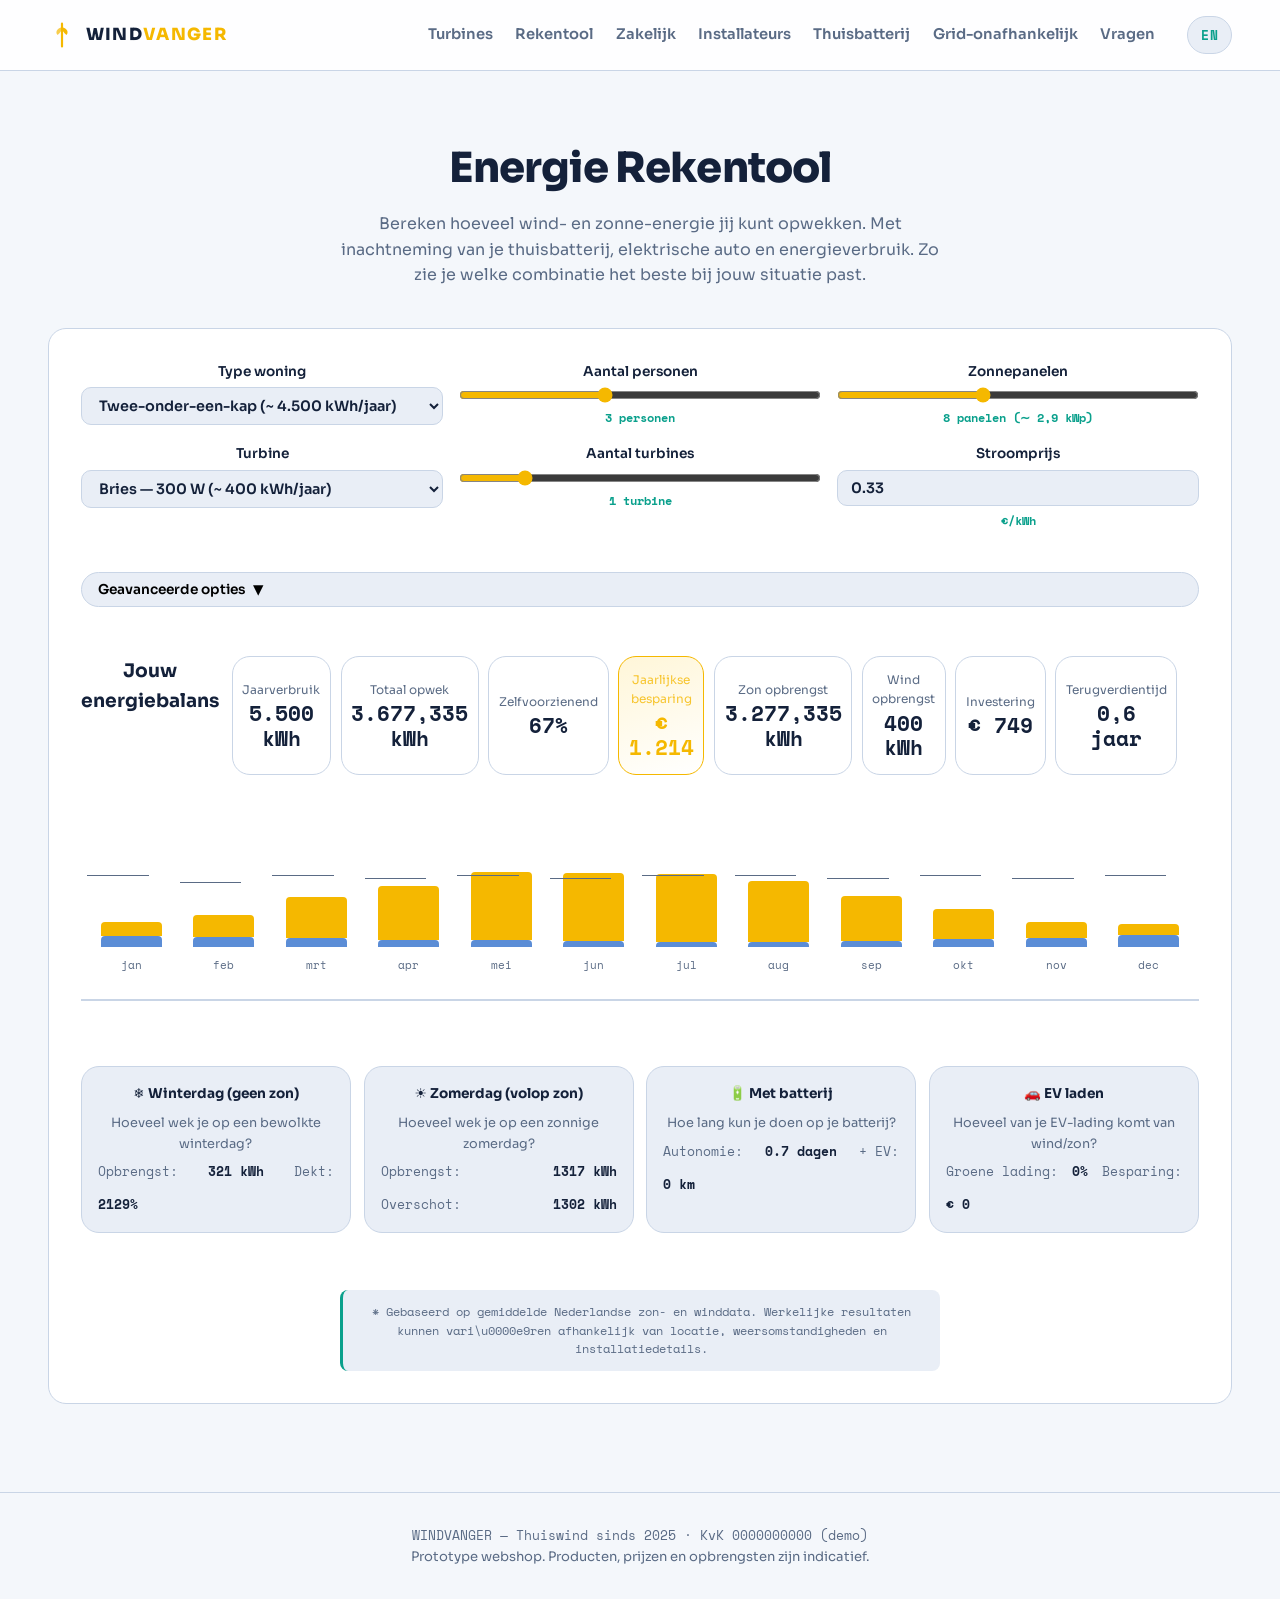
<file: calculator.html>
<!DOCTYPE html>
<html lang="nl">
<head>
  <meta charset="UTF-8">
  <meta name="viewport" content="width=device-width, initial-scale=1.0">
  <title>Rekentool — WINDVANGER | Bereken je energieopbrengst</title>
  <meta name="description" content="Bereken hoeveel wind- en zonne-energie jij kunt opwekken. Met inachtneming van thuisbatterij, elektrische auto en je energieverbruik.">
  <link rel="preconnect" href="https://fonts.googleapis.com">
  <link rel="preconnect" href="https://fonts.gstatic.com" crossorigin>
  <link href="https://fonts.googleapis.com/css2?family=Sora:wght@400;600;800&family=Space+Mono:wght@400;700&display=swap" rel="stylesheet">
  <link rel="stylesheet" href="css/style.css">
  <style>
    /* Breder ontwerp voor betere ruimtebenutting */
    .calc-section { padding: clamp(2rem, 5vw, 4rem) clamp(1rem, 4vw, 3rem); max-width: 1400px; margin: 0 auto; }
    .calc-panel { max-width: 100%; margin: 0 auto; }
    .calc-inputs { display: grid; gap: 1rem; grid-template-columns: repeat(auto-fit, minmax(280px, 1fr)); }
    .calc-field { display: flex; flex-direction: column; gap: .3rem; font-size: .85rem; font-weight: 600; min-width: 0; }
    .calc-field input, .calc-field select { width: 100%; }
    .calc-field input[type="range"] { accent-color: var(--accent); }
    .calc-field select, .calc-field input[type="number"] { background: var(--panel); color: var(--text); border: 1px solid var(--line); border-radius: 10px; padding: .5rem .8rem; font: 600 .9rem var(--font-head); }
    .calc-field input:focus, .calc-field select:focus { outline: none; border-color: var(--accent); }
    .calc-field output { color: var(--accent-2); font-size: .75rem; }
    
    /* Resultaten in een rij */
    .calc-results { margin-top: 1.5rem; }
    .calc-summary { display: grid; grid-template-columns: repeat(8, 1fr); gap: .6rem; margin-bottom: 1rem; }
    .calc-result-card { background: var(--ink-2); border: 1px solid var(--line); border-radius: var(--radius); padding: .8rem .6rem; text-align: center; min-height: 80px; display: flex; flex-direction: column; justify-content: center; }
    .calc-result-label { display: block; font-size: .7rem; color: var(--muted); margin-bottom: .1rem; }
    .calc-result-value { display: block; font-size: 1.1rem; font-weight: 800; color: var(--text); line-height: 1.1; }
    .calc-result-card.calc-result-highlight { background: linear-gradient(160deg, #fff6d8, var(--ink-2)); border-color: var(--accent); }
    .calc-result-label { display: block; font-size: .75rem; color: var(--muted); margin-bottom: .2rem; }
    .calc-result-value { display: block; font-size: 1.3rem; font-weight: 800; color: var(--text); line-height: 1.2; }
    .calc-result-card.calc-result-highlight .calc-result-value { color: var(--accent); }
    .calc-result-card.calc-result-highlight .calc-result-label { color: var(--accent); opacity: .8; }
    
    /* Compacte grafiek */
    .calc-chart { display: flex; gap: .3rem; height: 160px; align-items: flex-end; margin: 1.5rem 0; }
    .calc-bar { flex: 1; display: flex; flex-direction: column; align-items: center; gap: .3rem; height: 100%; min-width: 40px; }
    .bar-stack { width: 100%; height: 100%; position: relative; display: flex; flex-direction: column; align-items: center; justify-content: flex-end; }
    .bar-solar { width: 70%; background: linear-gradient(to top, #ffd447, #ffb800); border-radius: 4px 4px 0 0; position: absolute; bottom: 0; }
    .bar-wind { width: 70%; background: linear-gradient(to top, #5b8dd6, #3a6bc7); border-radius: 4px 4px 0 0; position: absolute; bottom: 0; }
    .bar-month { font-family: var(--font-mono); font-size: .6rem; color: var(--muted); }
    .consumption-line { position: absolute; width: 70%; height: 1px; background: var(--muted); border-top: 1px dashed var(--muted); left: 0; }
    
    /* Scenario's in een rij */
    .scenario-grid { display: grid; gap: .8rem; grid-template-columns: repeat(auto-fit, minmax(250px, 1fr)); margin-top: 1rem; }
    .scenario-card { background: var(--panel); border: 1px solid var(--line); border-radius: var(--radius); padding: 1rem; }
    .scenario-card h4 { font-size: .85rem; margin-bottom: .5rem; color: var(--text); }
    .scenario-result { display: flex; justify-content: space-between; gap: .8rem; flex-wrap: wrap; }
    .scenario-result span { font-family: var(--font-mono); font-size: .8rem; }
    .scenario-result .label { color: var(--muted); }
    .scenario-result .value { color: var(--text); font-weight: 600; }
    
    /* Geavanceerde opties */
    .toggle-advanced { background: var(--panel); border: 1px solid var(--line); border-radius: 999px; padding: .5rem 1rem; font: 600 .85rem var(--font-head); cursor: pointer; display: inline-flex; align-items: center; gap: .5rem; margin-top: 1rem; }
    .toggle-advanced:hover { border-color: var(--accent); }
    .advanced-options { display: none; margin-top: 1rem; padding-top: 1rem; border-top: 1px solid var(--line); }
    .advanced-options.show { display: block; }
    
    /* Pagina titels */
    .page-header { text-align: center; margin-bottom: 1.5rem; }
    .page-header h1 { font-size: clamp(2rem, 5vw, 3rem); font-weight: 800; margin-bottom: .5rem; }
    .page-header p { color: var(--muted); max-width: 600px; margin: 0 auto; }
    
    /* Terug link */
    .back-link { display: inline-block; margin-bottom: 1rem; color: var(--accent-2); text-decoration: none; font: 600 .85rem var(--font-head); }
    .back-link:hover { color: var(--accent); }
  </style>
  </style>
</head>
<body>

  <header class="site-header">
    <a class="logo" href="index.html" aria-label="Windvanger home">
      <svg viewBox="0 0 32 32" class="logo-mark" aria-hidden="true">
        <path d="M16 3v26" stroke="currentColor" stroke-width="2.5" stroke-linecap="round"/>
        <path class="spin" d="M16 7 C 22 8, 24 13, 21 16 C 18 13, 16 11, 16 7 Z" fill="currentColor"/>
        <path class="spin spin-2" d="M16 7 C 10 8, 8 13, 11 16 C 14 13, 16 11, 16 7 Z" fill="currentColor" opacity=".7"/>
      </svg>
      <span>WIND<span class="accent">VANGER</span></span>
    </a>
    <nav class="main-nav" aria-label="Hoofdmenu">
      <a href="index.html#shop">Turbines</a>
      <a href="calculator.html">Rekentool</a>
      <a href="zakelijk.html">Zakelijk</a>
      <a href="installateurs.html">Installateurs</a>
      <a href="index.html#batterij">Thuisbatterij</a>
      <a href="index.html#grid">Grid-onafhankelijk</a>
      <a href="index.html#faq">Vragen</a>
    </nav>
    <a class="lang-btn" href="index-en.html" hreflang="en">EN</a>
  </header>

  <main id="top">
    <section class="calc-section">
      <div class="page-header">
      <div class="section-head">
        <h2>Energie Rekentool</h2>
        <p>Bereken hoeveel wind- en zonne-energie jij kunt opwekken. Met inachtneming van je thuisbatterij, elektrische auto en energieverbruik. Zo zie je welke combinatie het beste bij jouw situatie past.</p>
      </div>
      
      <div class="calc-panel">
        <div class="calc-inputs">
          <!-- Basis inputs -->
          <label class="calc-field">
            <span>Type woning</span>
            <select id="calc-home-type">
              <option value="appartement" data-avg="2500">Appartement (~ 2.500 kWh/jaar)</option>
              <option value="rijtjes" data-avg="3500">Rijtjeshuis (~ 3.500 kWh/jaar)</option>
              <option value="twee-onder-een-kap" data-avg="4500" selected>Twee-onder-een-kap (~ 4.500 kWh/jaar)</option>
              <option value="vrijstaand" data-avg="6000">Vrijstaand huis (~ 6.000 kWh/jaar)</option>
            </select>
          </label>
          
          <label class="calc-field">
            <span>Aantal personen</span>
            <input type="range" id="calc-people" min="1" max="6" step="1" value="3">
            <output class="mono" id="calc-people-out">3 personen</output>
          </label>
          
          <label class="calc-field">
            <span>Zonnepanelen</span>
            <input type="range" id="calc-solar" min="0" max="20" step="1" value="8">
            <output class="mono" id="calc-solar-out">8 panelen (~ 2,9 kWp)</output>
          </label>
          
          <label class="calc-field">
            <span>Turbine</span>
            <select id="calc-turbine">
              <option value="0" data-price="0" data-yield="0">Geen turbine</option>
              <option value="150" data-price="549" data-yield="200">Havik Mini — 150 W (~ 200 kWh/jaar)</option>
              <option value="300" data-price="749" data-yield="400" selected>Bries — 300 W (~ 400 kWh/jaar)</option>
              <option value="600" data-price="1290" data-yield="900">Zephyr — 600 W (~ 900 kWh/jaar)</option>
              <option value="1500" data-price="2490" data-yield="1800">Stormvogel — 1.500 W (~ 1.800 kWh/jaar)</option>
            </select>
          </label>
          
          <label class="calc-field">
            <span>Aantal turbines</span>
            <input type="range" id="calc-count" min="0" max="6" step="1" value="1">
            <output class="mono" id="calc-count-out">1 turbine</output>
          </label>
          
          <label class="calc-field">
            <span>Stroomprijs</span>
            <input type="number" id="calc-price" min="0.10" max="1.00" step="0.01" value="0.33">
            <output class="mono">€/kWh</output>
          </label>
        </div>
        
        <button class="toggle-advanced" id="toggle-advanced">
          <span id="advanced-text">Geavanceerde opties</span>
          <span id="advanced-icon">▼</span>
        </button>
        
        <div class="advanced-options" id="advanced-options">
          <div class="calc-inputs">
            <label class="calc-field">
              <span>Thuisbatterij</span>
              <select id="calc-battery">
                <option value="0">Geen batterij</option>
                <option value="5">5 kWh — Compact (appartement)</option>
                <option value="10" selected>10 kWh — Standaard (gemiddeld huishouden)</option>
                <option value="15">15 kWh — Groot (groot verbruik)</option>
                <option value="20">20 kWh — Extra groot (vrijstaand huis)</option>
                <option value="25">25 kWh — Commercieel (bedrijf/kantoor)</option>
                <option value="30">30 kWh — Maximale opslag</option>
              </select>
            </label>
            
            <label class="calc-field">
              <span>Elektrische auto</span>
              <select id="calc-ev">
                <option value="none" data-capacity="0" data-daily="0" selected>Geen</option>
                <option value="small" data-capacity="40" data-daily="15">Kleine EV — 40 kWh (~ 15 kWh/dag)</option>
                <option value="medium" data-capacity="60" data-daily="25">Middelgrote EV — 60 kWh (~ 25 kWh/dag)</option>
                <option value="large" data-capacity="80" data-daily="35">Grote EV — 80 kWh (~ 35 kWh/dag)</option>
              </select>
            </label>
            
            <label class="calc-field">
              <span>EV laadfrequentie</span>
              <select id="calc-ev-charge">
                <option value="daily" selected>Dagelijks thuis</option>
                <option value="weekdays">Alleen doordeweeks</option>
                <option value="weekend">Alleen in weekend</option>
                <option value="never">Nooit thuis</option>
              </select>
            </label>
            
            <label class="calc-field">
              <span>Handmatig jaarverbruik (kWh)</span>
              <input type="number" id="calc-consumption" min="1000" max="30000" step="100" value="">
              <output class="mono">kWh/jaar (laat leeg voor auto)</output>
            </label>
          </div>
        </div>
        
        <!-- Resultaten -->
        <div class="calc-results" id="calc-results">
          <h3>Jouw energiebalans</h3>
          <div class="calc-summary">
            <div class="calc-result-card">
              <span class="calc-result-label">Jaarverbruik</span>
              <span class="calc-result-value mono" id="result-consumption">0 kWh</span>
            </div>
            <div class="calc-result-card">
              <span class="calc-result-label">Totaal opwek</span>
              <span class="calc-result-value mono" id="result-generation">0 kWh</span>
            </div>
            <div class="calc-result-card">
              <span class="calc-result-label">Zelfvoorzienend</span>
              <span class="calc-result-value mono" id="result-self-sufficiency">0%</span>
            </div>
            <div class="calc-result-card calc-result-highlight">
              <span class="calc-result-label">Jaarlijkse besparing</span>
              <span class="calc-result-value mono" id="result-savings">€ 0</span>
            </div>
            <div class="calc-result-card">
              <span class="calc-result-label">Zon opbrengst</span>
              <span class="calc-result-value mono" id="result-solar">0 kWh</span>
            </div>
            <div class="calc-result-card">
              <span class="calc-result-label">Wind opbrengst</span>
              <span class="calc-result-value mono" id="result-wind">0 kWh</span>
            </div>
            <div class="calc-result-card">
              <span class="calc-result-label">Investering</span>
              <span class="calc-result-value mono" id="result-investment">€ 0</span>
            </div>
            <div class="calc-result-card">
              <span class="calc-result-label">Terugverdientijd</span>
              <span class="calc-result-value mono" id="result-payback">0 jaar</span>
            </div>
          </div>
        </div>
        
        <!-- Grafiek -->
        <div class="calc-chart" id="calc-chart" role="img" aria-label="Maandelijkse energiebalans"></div>
        
        <!-- Scenario's -->
        <div class="scenario-grid" id="scenario-grid">
          <div class="scenario-card">
            <h4>❄️ Winterdag (geen zon)</h4>
            <p style="font-size: .8rem; color: var(--muted); margin-bottom: .5rem;">Hoeveel wek je op een bewolkte winterdag?</p>
            <div class="scenario-result" id="scenario-winter">
              <span class="label">Opbrengst:</span><span class="value" id="scenario-winter-value">0 kWh</span>
              <span class="label">Dekt:</span><span class="value" id="scenario-winter-coverage">0%</span>
            </div>
          </div>
          
          <div class="scenario-card">
            <h4>☀️ Zomerdag (volop zon)</h4>
            <p style="font-size: .8rem; color: var(--muted); margin-bottom: .5rem;">Hoeveel wek je op een zonnige zomerdag?</p>
            <div class="scenario-result" id="scenario-summer">
              <span class="label">Opbrengst:</span><span class="value" id="scenario-summer-value">0 kWh</span>
              <span class="label">Overschot:</span><span class="value" id="scenario-summer-surplus">0 kWh</span>
            </div>
          </div>
          
          <div class="scenario-card">
            <h4>🔋 Met batterij</h4>
            <p style="font-size: .8rem; color: var(--muted); margin-bottom: .5rem;">Hoe lang kun je doen op je batterij?</p>
            <div class="scenario-result" id="scenario-battery">
              <span class="label">Autonomie:</span><span class="value" id="scenario-battery-autonomy">0 dagen</span>
              <span class="label">+ EV:</span><span class="value" id="scenario-battery-ev">0 km</span>
            </div>
          </div>
          
          <div class="scenario-card">
            <h4>🚗 EV laden</h4>
            <p style="font-size: .8rem; color: var(--muted); margin-bottom: .5rem;">Hoeveel van je EV-lading komt van wind/zon?</p>
            <div class="scenario-result" id="scenario-ev">
              <span class="label">Groene lading:</span><span class="value" id="scenario-ev-green">0%</span>
              <span class="label">Besparing:</span><span class="value" id="scenario-ev-savings">€ 0/jaar</span>
            </div>
          </div>
        </div>
        
        <p class="calc-note mono" style="margin-top: 2rem;">
          * Gebaseerd op gemiddelde Nederlandse zon- en winddata. Werkelijke resultaten kunnen vari\u0000e9ren afhankelijk van locatie, weersomstandigheden en installatiedetails.
        </p>
      </div>
      </section>
  </main>

  <footer class="site-footer">
    <p class="mono">WINDVANGER — Thuiswind sinds 2025 · KvK 0000000000 (demo)</p>
    <p>Prototype webshop. Producten, prijzen en opbrengsten zijn indicatief.</p>
  </footer>

  <script src="js/data.js"></script>
  <script>
    (function () {
      'use strict';

      const fmt = (n) => "€ " + n.toLocaleString("nl-NL", {minimumFractionDigits: 0, maximumFractionDigits: 0});
      const fmtKwh = (n) => n.toLocaleString("nl-NL") + " kWh";
      const fmtPercent = (n) => n.toFixed(0) + "%";

      // Elementen
      const homeTypeEl = document.getElementById("calc-home-type");
      const peopleEl = document.getElementById("calc-people");
      const peopleOut = document.getElementById("calc-people-out");
      const solarEl = document.getElementById("calc-solar");
      const solarOut = document.getElementById("calc-solar-out");
      const turbineEl = document.getElementById("calc-turbine");
      const countEl = document.getElementById("calc-count");
      const countOut = document.getElementById("calc-count-out");
      const priceEl = document.getElementById("calc-price");
      const batteryEl = document.getElementById("calc-battery");
      const evEl = document.getElementById("calc-ev");
      const evChargeEl = document.getElementById("calc-ev-charge");
      const consumptionEl = document.getElementById("calc-consumption");
      const chart = document.getElementById("calc-chart");
      const toggleAdvanced = document.getElementById("toggle-advanced");
      const advancedOptions = document.getElementById("advanced-options");
      const advancedText = document.getElementById("advanced-text");
      const advancedIcon = document.getElementById("advanced-icon");

      // Resultaten
      const resultConsumption = document.getElementById("result-consumption");
      const resultGeneration = document.getElementById("result-generation");
      const resultSelfSufficiency = document.getElementById("result-self-sufficiency");
      const resultSavings = document.getElementById("result-savings");
      const resultSolar = document.getElementById("result-solar");
      const resultWind = document.getElementById("result-wind");
      const resultInvestment = document.getElementById("result-investment");
      const resultPayback = document.getElementById("result-payback");

      // Scenario's
      const scenarioWinterValue = document.getElementById("scenario-winter-value");
      const scenarioWinterCoverage = document.getElementById("scenario-winter-coverage");
      const scenarioSummerValue = document.getElementById("scenario-summer-value");
      const scenarioSummerSurplus = document.getElementById("scenario-summer-surplus");
      const scenarioBatteryAutonomy = document.getElementById("scenario-battery-autonomy");
      const scenarioBatteryEv = document.getElementById("scenario-battery-ev");
      const scenarioEvGreen = document.getElementById("scenario-ev-green");
      const scenarioEvSavings = document.getElementById("scenario-ev-savings");

      // Data
      const HOME_TYPES = {
        appartement: 2500,
        rijtjes: 3500,
        "twee-onder-een-kap": 4500,
        vrijstaand: 6000
      };

      const PERSON_CONSUMPTION = 1000;

      const TURBINE_YIELD = {
        0: 0,
        150: 200,
        300: 400,
        600: 900,
        1500: 1800
      };

      const TURBINE_PRICES = {
        0: 0,
        150: 549,
        300: 749,
        600: 1290,
        1500: 2490
      };

      const EV_DATA = {
        none: { capacity: 0, daily: 0 },
        small: { capacity: 40, daily: 15 },
        medium: { capacity: 60, daily: 25 },
        large: { capacity: 80, daily: 35 }
      };

      const EV_CHARGE_DAYS = {
        daily: 365,
        weekdays: 260,
        weekend: 105,
        never: 0
      };

      // Maanddata
      const MAANDEN = ["jan", "feb", "mrt", "apr", "mei", "jun", "jul", "aug", "sep", "okt", "nov", "dec"];
      const DAGEN = [31, 28, 31, 30, 31, 30, 31, 31, 30, 31, 30, 31];
      const ZONUREN = [1.3, 2.4, 3.9, 5.4, 6.6, 6.9, 6.6, 5.9, 4.5, 2.9, 1.6, 1.1];
      const WINDCF = [0.34, 0.32, 0.28, 0.23, 0.20, 0.17, 0.16, 0.16, 0.19, 0.24, 0.29, 0.35];

      // Winter: nov, dec, jan, feb (index 10, 11, 0, 1)
      // Summer: may, jun, jul, aug (index 4, 5, 6, 7)

      function calculate() {
        const homeType = homeTypeEl.value;
        const people = +peopleEl.value;
        const solarPanels = +solarEl.value;
        const turbineWatt = +turbineEl.value;
        const count = +countEl.value;
        const price = +priceEl.value || 0.33;
        const battery = +batteryEl.value || 0;
        const evType = evEl.value;
        const evCharge = evChargeEl.value;
        const manualConsumption = +consumptionEl.value || 0;

        // Bereken verbruik
        let consumption;
        if (manualConsumption > 0) {
          consumption = manualConsumption;
        } else {
          const base = HOME_TYPES[homeType] || 4500;
          consumption = base + (people - 2) * PERSON_CONSUMPTION;
          if (consumption < 1000) consumption = 1000;
        }

        // EV verbruik
        const evData = EV_DATA[evType] || { capacity: 0, daily: 0 };
        const evDays = EV_CHARGE_DAYS[evCharge] || 0;
        const evAnnual = evData.daily * evDays;
        const totalConsumption = consumption + evAnnual;

        // Bereken opbrengst zon
        const solarKwp = solarPanels * 0.365;
        const solarAnnual = ZONUREN.reduce((sum, hours, i) => {
          return sum + (solarKwp * hours * DAGEN[i] * 0.75);
        }, 0);

        // Bereken opbrengst wind
        const windAnnual = TURBINE_YIELD[turbineWatt] || 0;
        const totalWind = windAnnual * count;

        // Totaal opwek
        const totalGeneration = solarAnnual + totalWind;

        // Zelfvoorzienendheid
        const selfSufficiency = totalConsumption > 0 ? Math.min(Math.round((totalGeneration / totalConsumption) * 100), 100) : 0;

        // Besparing (alleen eigen verbruik)
        const savings = Math.min(totalGeneration, totalConsumption) * price;

        // Investering
        const turbinePrice = TURBINE_PRICES[turbineWatt] || 0;
        const investment = turbinePrice * count;

        // Terugverdientijd
        const payback = savings > 0 ? Math.round(investment / savings * 10) / 10 : 0;

        // Update resultaten
        resultConsumption.textContent = fmtKwh(totalConsumption);
        resultGeneration.textContent = fmtKwh(totalGeneration);
        resultSelfSufficiency.textContent = fmtPercent(selfSufficiency);
        resultSavings.textContent = fmt(savings);
        resultSolar.textContent = fmtKwh(solarAnnual);
        resultWind.textContent = fmtKwh(totalWind);
        resultInvestment.textContent = fmt(investment);
        resultPayback.textContent = payback.toLocaleString("nl-NL") + " jaar";

        // Update outputs
        peopleOut.textContent = people + " " + (people === 1 ? "persoon" : "personen");
        solarOut.textContent = solarPanels + " panelen (\u223c " + (solarPanels * 0.365).toFixed(1).replace(".", ",") + " kWp)";
        countOut.textContent = count + " " + (count === 1 ? "turbine" : "turbines");

        // Render grafiek
        renderChart(solarKwp, turbineWatt, count, consumption, evAnnual);

        // Bereken scenario's
        calculateScenarios(solarAnnual, totalWind, turbineWatt, count, consumption, evAnnual, battery, evData, evCharge, price);
      }

      function renderChart(solarKwp, turbineWatt, count, consumption, evAnnual) {
        if (!chart) return;

        const totalWatt = turbineWatt * count;
        const dailyConsumption = (consumption + evAnnual) / 365;

        const maxKwh = MAANDEN.map((_, i) => {
          const solar = solarKwp * ZONUREN[i] * 0.75 * DAGEN[i];
          const wind = (totalWatt / 1000) * 24 * DAGEN[i] * WINDCF[i];
          return solar + wind;
        });
        const maxVal = Math.max(...maxKwh, dailyConsumption * DAGEN[0] * 1.5, 1);

        chart.innerHTML = "";
        MAANDEN.forEach((m, i) => {
          const solar = solarKwp * ZONUREN[i] * 0.75 * DAGEN[i];
          const wind = (totalWatt / 1000) * 24 * DAGEN[i] * WINDCF[i];
          const total = solar + wind;

          const col = document.createElement("div");
          col.className = "calc-bar";
          col.title = m + ": zon " + Math.round(solar) + " kWh + wind " + Math.round(wind) + " kWh = " + Math.round(total) + " kWh";

          const stack = document.createElement("div");
          stack.className = "bar-stack";

          const windBar = document.createElement("div");
          windBar.className = "bar-wind";
          const windHeight = Math.max(wind / maxVal * 100, 1);
          windBar.style.height = windHeight + "%";

          const solarBar = document.createElement("div");
          solarBar.className = "bar-solar";
          const solarHeight = Math.max(solar / maxVal * 100, 1);
          solarBar.style.height = solarHeight + "%";
          solarBar.style.bottom = windHeight + "%";

          const consumptionLine = document.createElement("div");
          consumptionLine.className = "consumption-line";
          consumptionLine.style.bottom = (dailyConsumption * DAGEN[i] / maxVal * 100) + "%";

          stack.append(windBar, solarBar, consumptionLine);
          
          const lbl = document.createElement("div");
          lbl.className = "bar-month";
          lbl.textContent = m;

          col.append(stack, lbl);
          chart.appendChild(col);
        });
      }

      function calculateScenarios(solarAnnual, totalWind, turbineWatt, count, consumption, evAnnual, battery, evData, evCharge, price) {
        const totalWatt = turbineWatt * count;
        const solarKwp = solarAnnual / (365 * 0.75); // Bereken kWp uit jaaropbrengst
        const dailyConsumption = (consumption + evAnnual) / 365;

        // Winterdag (gemiddelde van nov, dec, jan, feb)
        // Bereken winter zon als fractie van jaaropbrengst
        const winterZonFraction = (ZONUREN[10] * DAGEN[10] + ZONUREN[11] * DAGEN[11] + ZONUREN[0] * DAGEN[0] + ZONUREN[1] * DAGEN[1]) / 
                                   (ZONUREN.reduce((sum, h, i) => sum + h * DAGEN[i], 0));
        const winterSolar = solarAnnual * winterZonFraction * 0.75;
        const winterWind = (totalWatt / 1000) * 24 * (WINDCF[10] + WINDCF[11] + WINDCF[0] + WINDCF[1]) / 4 * 4; // 4 dagen gemiddeld
        const winterGeneration = winterSolar + winterWind;
        const winterCoverage = Math.round((winterGeneration / dailyConsumption) * 100);

        scenarioWinterValue.textContent = Math.round(winterGeneration) + " kWh";
        scenarioWinterCoverage.textContent = winterCoverage + "%";

        // Zomerdag (gemiddelde van mei, jun, jul, aug)
        const summerZonFraction = (ZONUREN[4] * DAGEN[4] + ZONUREN[5] * DAGEN[5] + ZONUREN[6] * DAGEN[6] + ZONUREN[7] * DAGEN[7]) / 
                                   (ZONUREN.reduce((sum, h, i) => sum + h * DAGEN[i], 0));
        const summerSolar = solarAnnual * summerZonFraction * 0.75;
        const summerWind = (totalWatt / 1000) * 24 * (WINDCF[4] + WINDCF[5] + WINDCF[6] + WINDCF[7]) / 4 * 4;
        const summerGeneration = summerSolar + summerWind;
        const summerSurplus = Math.max(0, Math.round(summerGeneration - dailyConsumption));

        scenarioSummerValue.textContent = Math.round(summerGeneration) + " kWh";
        scenarioSummerSurplus.textContent = summerSurplus + " kWh";

        // Batterij autonomie
        const totalStorage = battery + (evData.capacity || 0);
        const autonomyDays = totalStorage > 0 ? Math.round(totalStorage / dailyConsumption * 10) / 10 : 0;
        const evKmPerKwh = 6; // Gemiddeld 6 km per kWh
        const evRange = evData.capacity > 0 ? Math.round(evData.capacity * evKmPerKwh) : 0;

        scenarioBatteryAutonomy.textContent = autonomyDays + " dagen";
        scenarioBatteryEv.textContent = evRange + " km";

        // EV laden
        const evDays = EV_CHARGE_DAYS[evCharge] || 0;
        const evAnnualKwh = (evData.daily || 0) * evDays;
        const totalGeneration = solarAnnual + totalWind;
        const greenCharging = evAnnualKwh > 0 ? Math.round(Math.min(totalGeneration, evAnnualKwh) / evAnnualKwh * 100) : 0;
        const evSavings = Math.round(greenCharging / 100 * evAnnualKwh * price);

        scenarioEvGreen.textContent = greenCharging + "%";
        scenarioEvSavings.textContent = "€ " + evSavings.toLocaleString("nl-NL");
      }

      // Event listeners
      toggleAdvanced.addEventListener("click", function() {
        const isShowing = advancedOptions.classList.toggle("show");
        advancedText.textContent = isShowing ? "Minder opties" : "Geavanceerde opties";
        advancedIcon.textContent = isShowing ? "▲" : "▼";
        calculate();
      });

      homeTypeEl.addEventListener("change", calculate);
      peopleEl.addEventListener("input", function() {
        peopleOut.textContent = this.value + " " + (+this.value === 1 ? "persoon" : "personen");
        calculate();
      });
      solarEl.addEventListener("input", function() {
        solarOut.textContent = this.value + " panelen (\u223c " + (this.value * 0.365).toFixed(1).replace(".", ",") + " kWp)";
        calculate();
      });
      turbineEl.addEventListener("change", calculate);
      countEl.addEventListener("input", function() {
        countOut.textContent = this.value + " " + (+this.value === 1 ? "turbine" : "turbines");
        calculate();
      });
      priceEl.addEventListener("input", calculate);
      batteryEl.addEventListener("change", calculate);
      evEl.addEventListener("change", calculate);
      evChargeEl.addEventListener("change", calculate);
      consumptionEl.addEventListener("input", calculate);

      // Initial calculate
      calculate();
    })();
  </script>
</body>
</html>
</file>
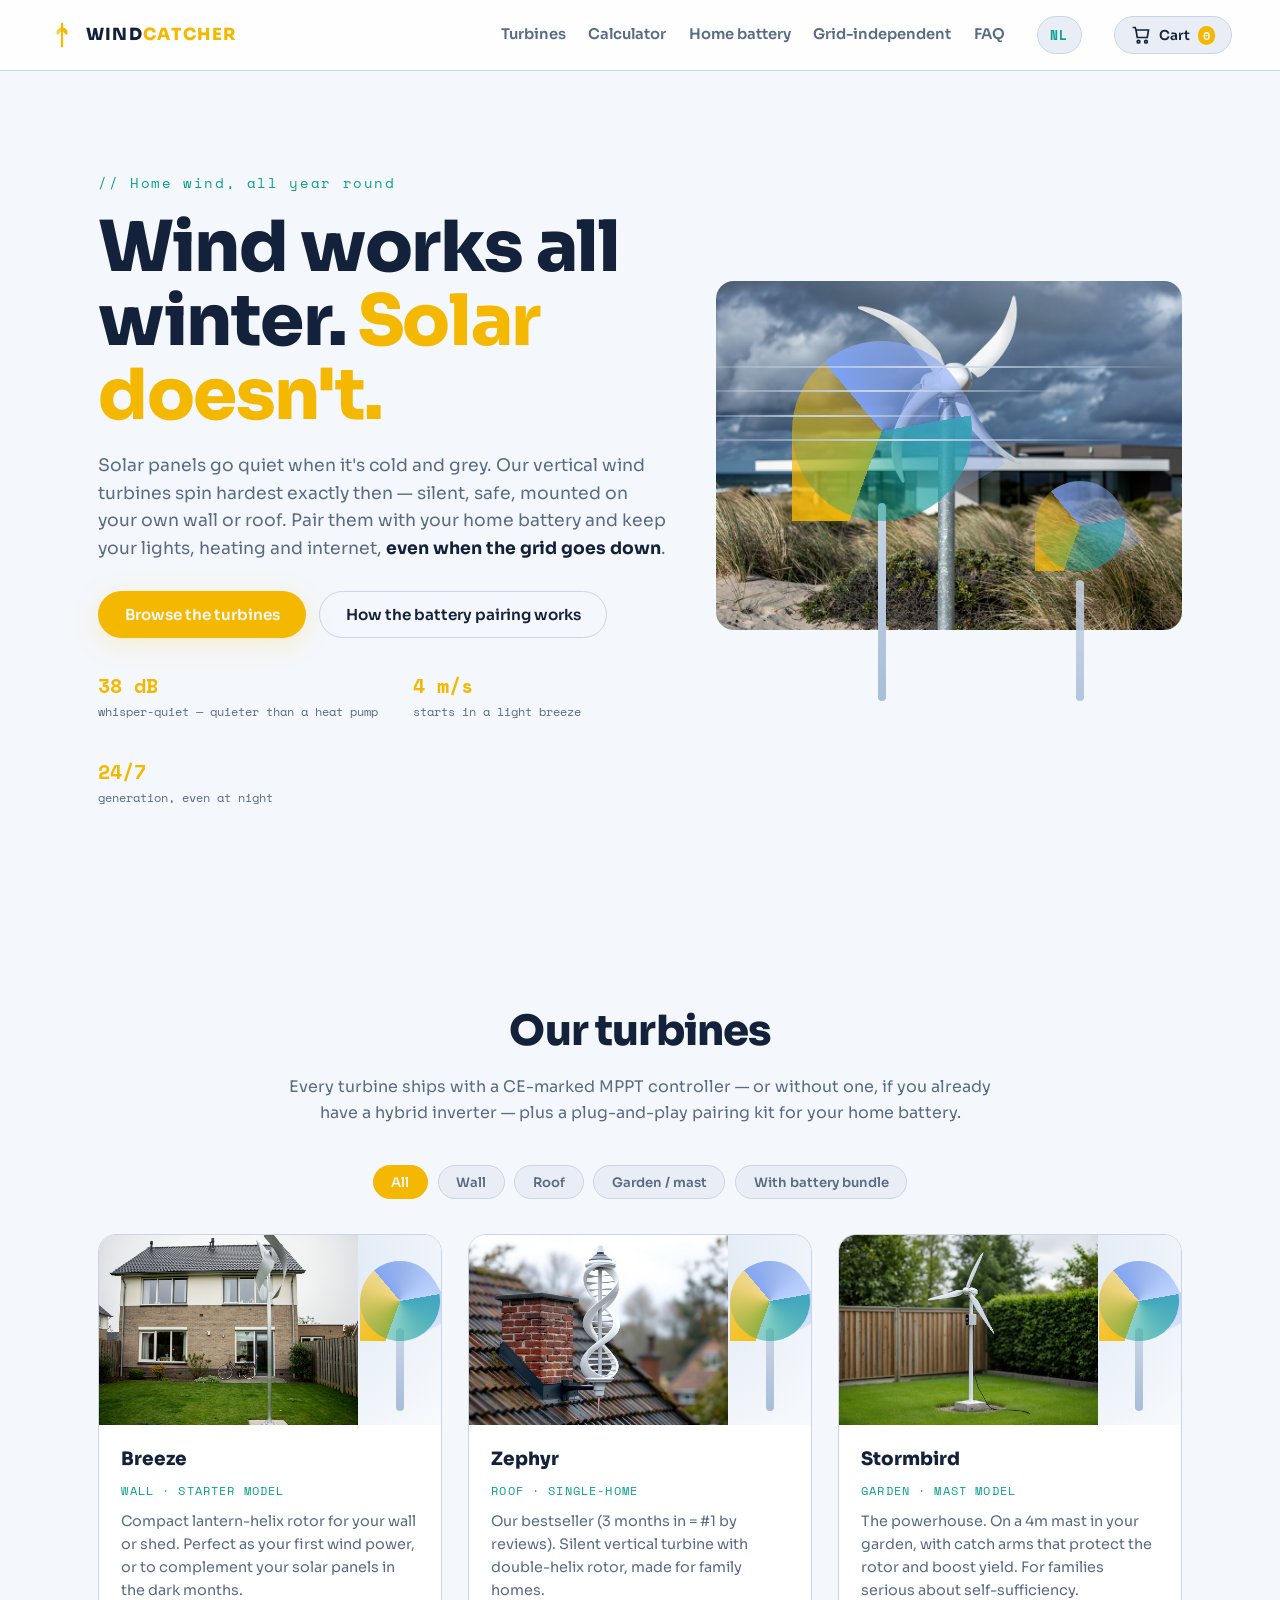
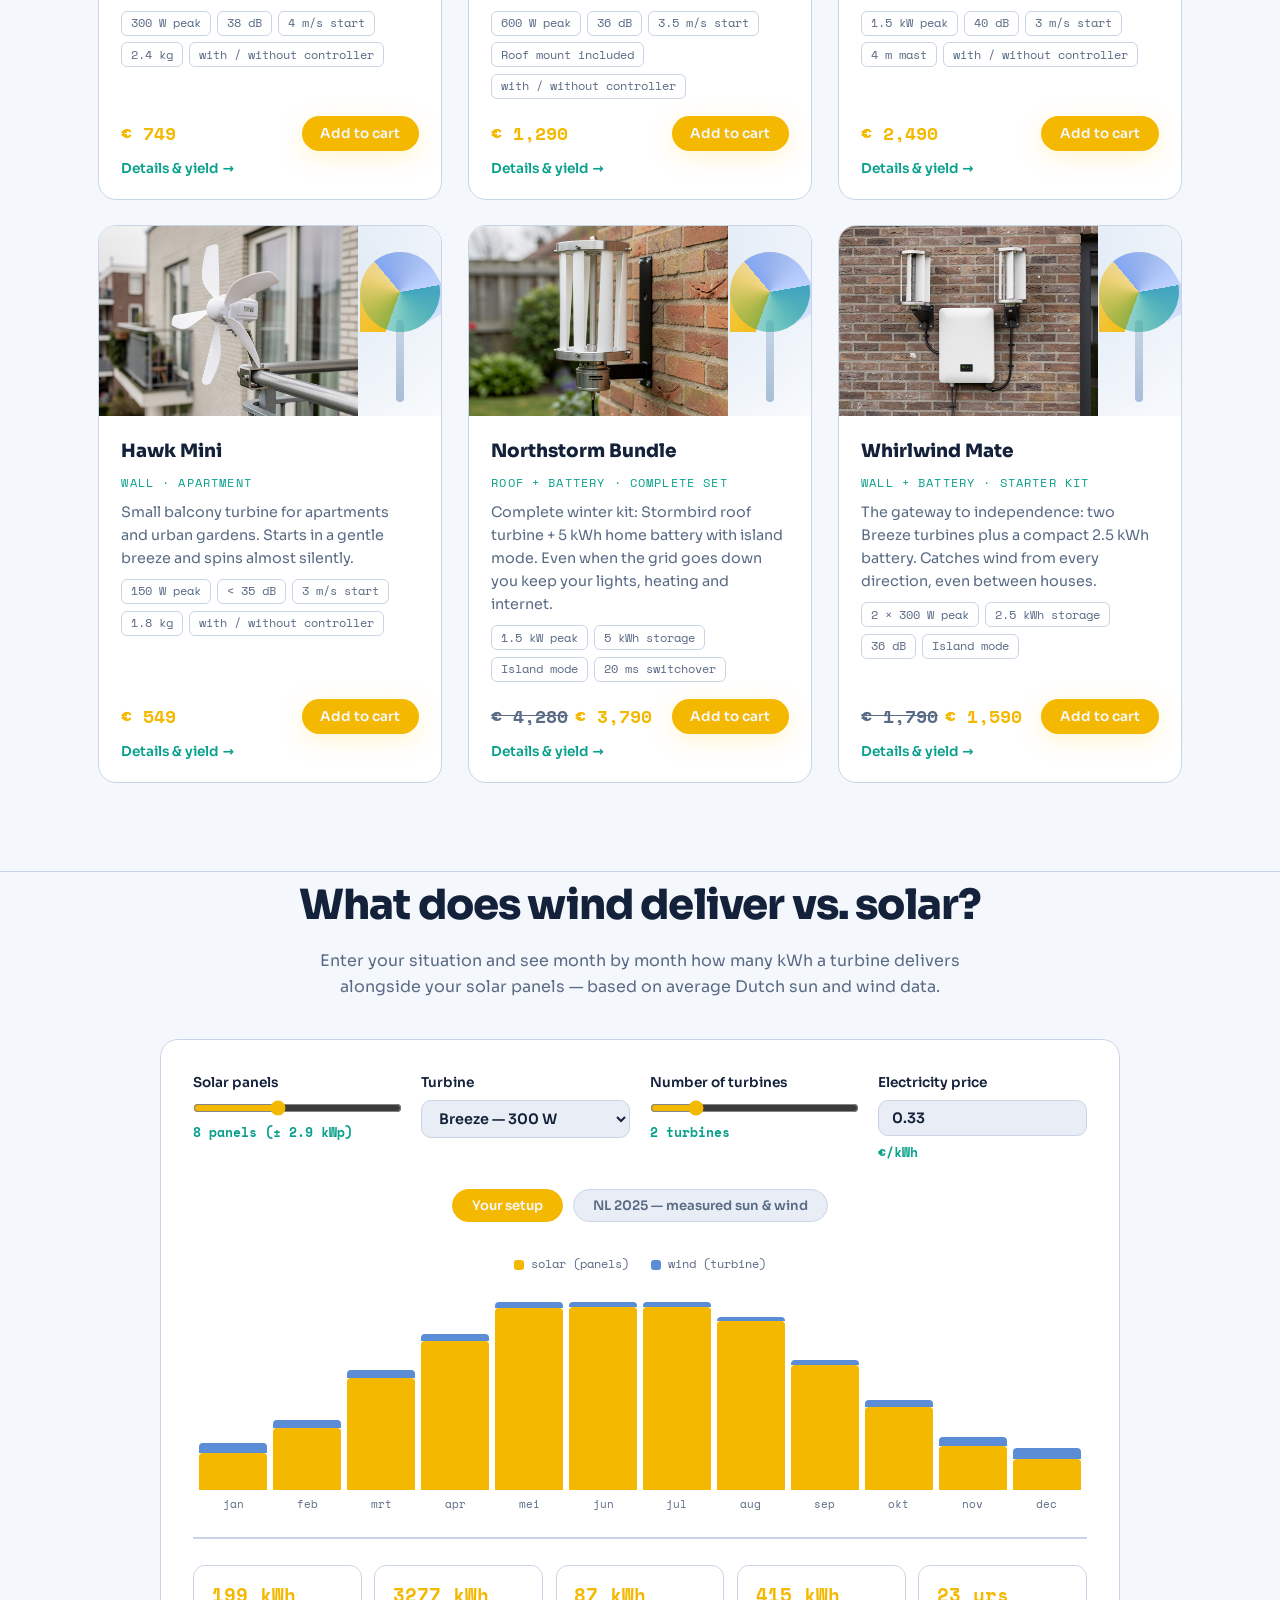
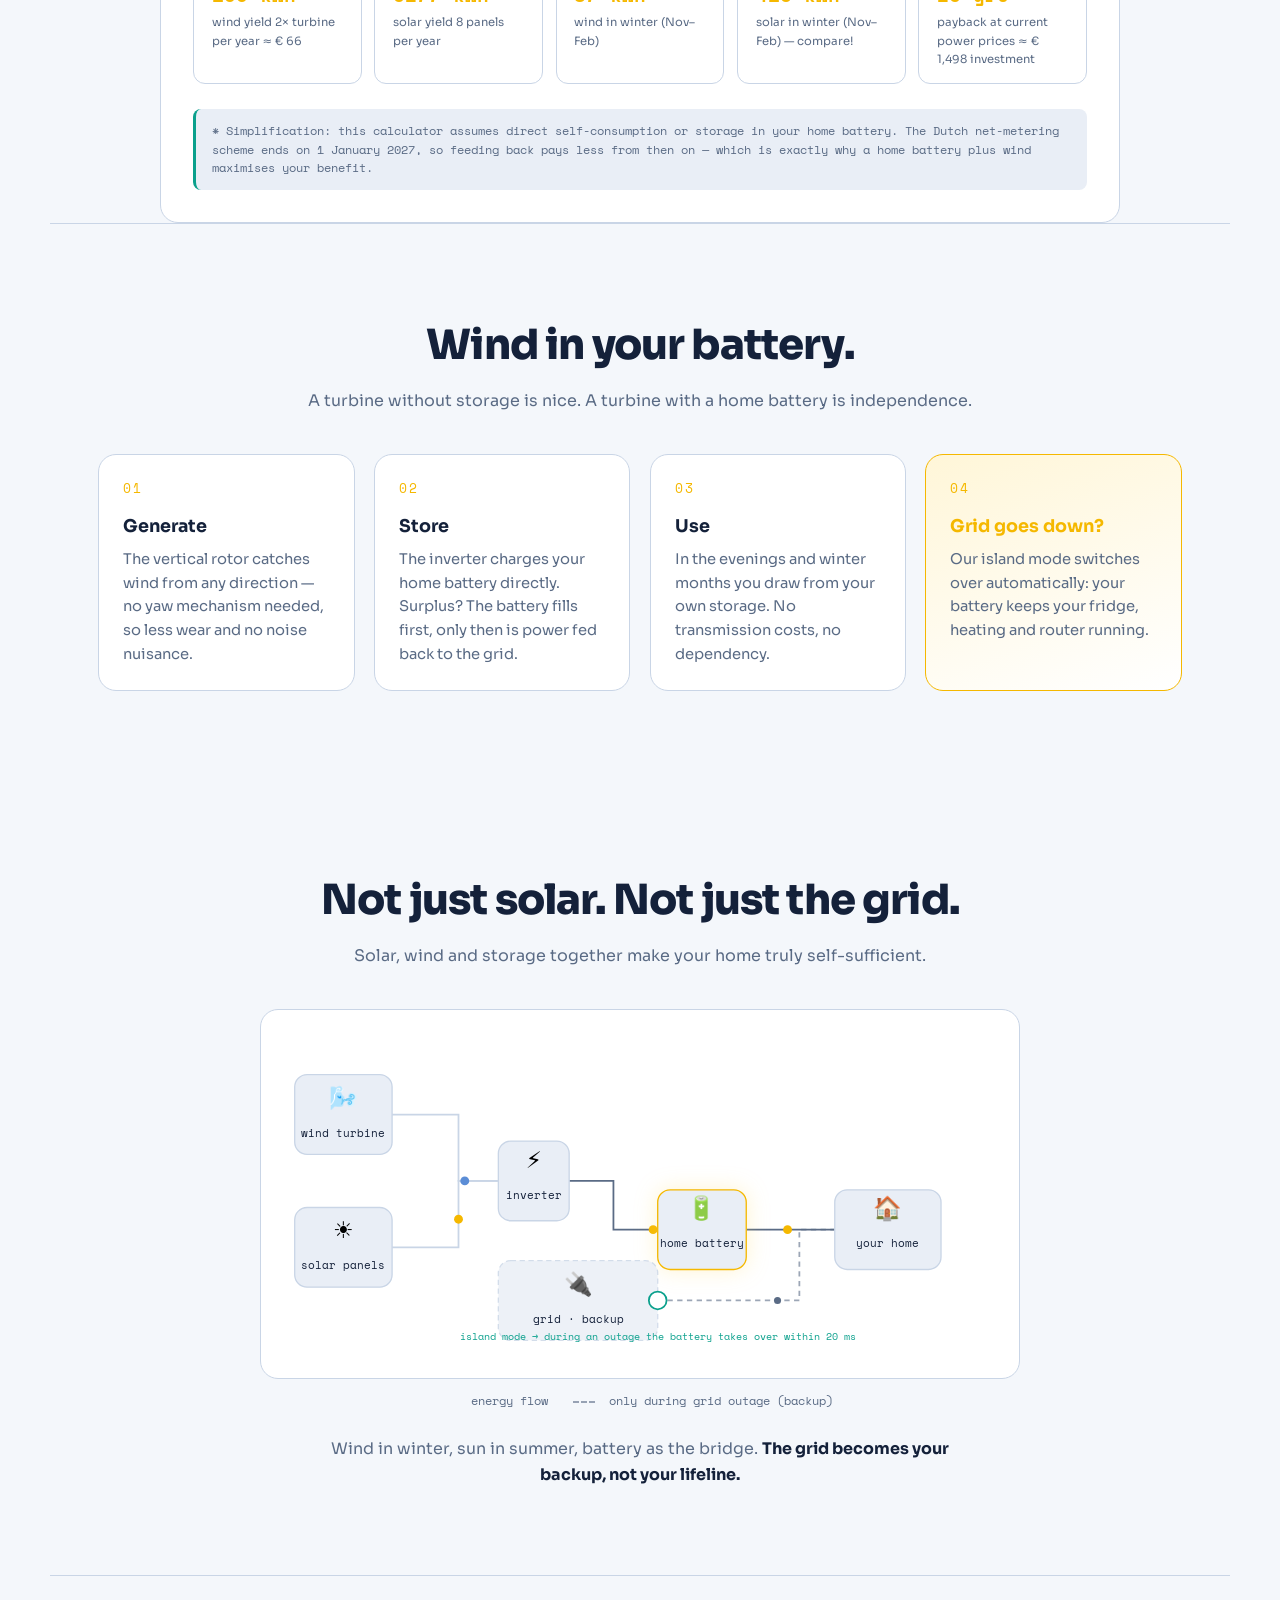
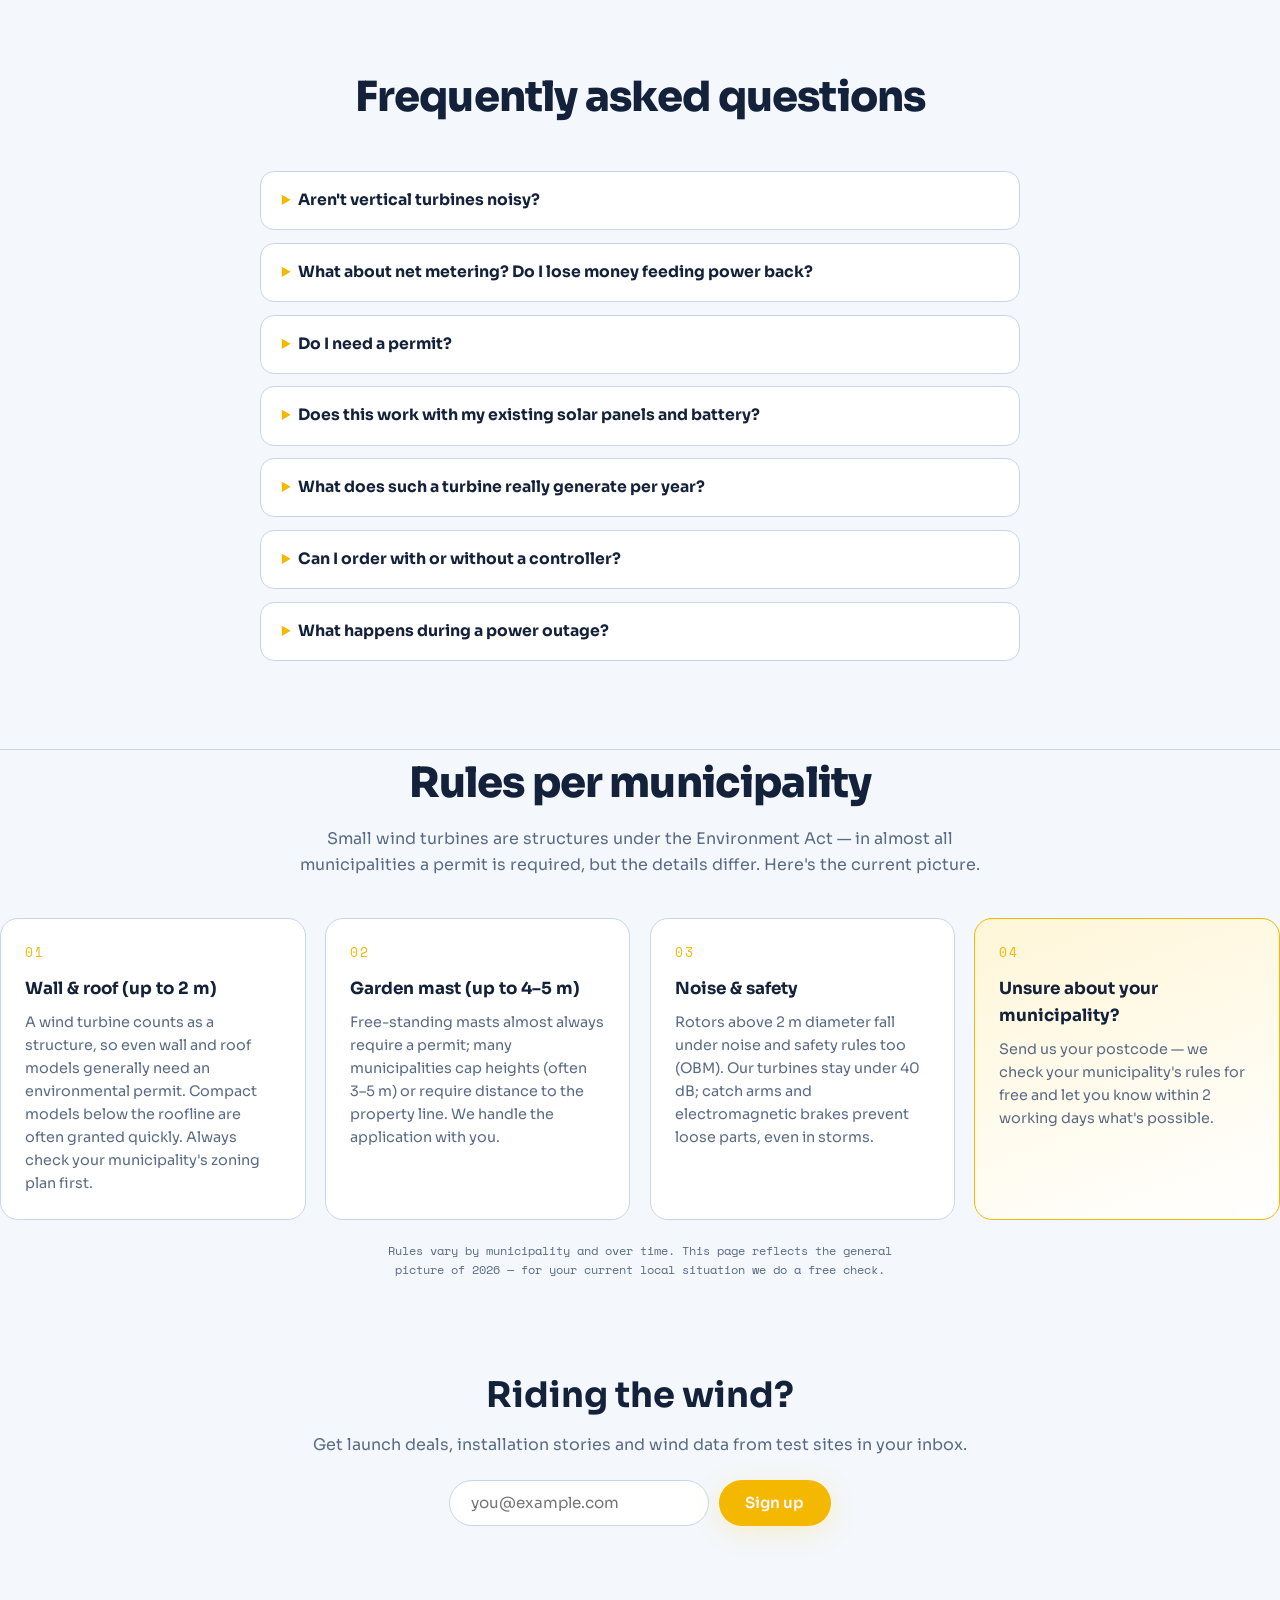
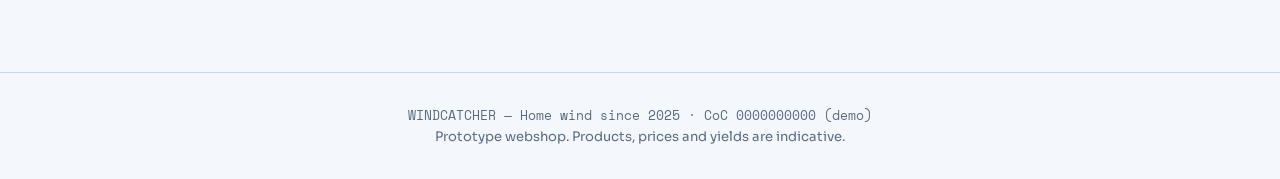
<file: index-en.html>
<!DOCTYPE html>
<html lang="en">
<head>
  <meta charset="UTF-8">
  <meta name="viewport" content="width=device-width, initial-scale=1.0">
  <title>WINDVANGER — Vertical wind turbines for your home</title>
  <meta name="description" content="Silent vertical wind turbines for home use, linked to your home battery. Power in winter too, even when the grid goes down.">
  <link rel="preconnect" href="https://fonts.googleapis.com">
  <link rel="preconnect" href="https://fonts.gstatic.com" crossorigin>
  <link href="https://fonts.googleapis.com/css2?family=Sora:wght@400;600;800&family=Space+Mono:wght@400;700&display=swap" rel="stylesheet">
  <link rel="stylesheet" href="css/style.css">
</head>
<body>

  <a class="skip" href="#shop">Skip to the shop</a>

  <header class="site-header">
    <a class="logo" href="#top" aria-label="Windvanger home">
      <svg viewBox="0 0 32 32" class="logo-mark" aria-hidden="true">
        <path d="M16 3v26" stroke="currentColor" stroke-width="2.5" stroke-linecap="round"/>
        <path class="spin" d="M16 7 C 22 8, 24 13, 21 16 C 18 13, 16 11, 16 7 Z" fill="currentColor"/>
        <path class="spin spin-2" d="M16 7 C 10 8, 8 13, 11 16 C 14 13, 16 11, 16 7 Z" fill="currentColor" opacity=".7"/>
      </svg>
      <span>WIND<span class="accent">CATCHER</span></span>
    </a>
    <nav class="main-nav" aria-label="Main menu">
      <a href="#shop">Turbines</a>
      <a href="#calculator">Calculator</a>
      <a href="#batterij">Home battery</a>
      <a href="#grid">Grid-independent</a>
      <a href="#faq">FAQ</a>
    </nav>
    <a class="lang-btn" href="index.html" hreflang="nl">NL</a>
    <button class="cart-btn" id="cart-open" aria-haspopup="dialog">
      <svg width="20" height="20" viewBox="0 0 24 24" fill="none" stroke="currentColor" stroke-width="2" aria-hidden="true">
        <path d="M6 6h15l-1.5 9h-12L6 6z"/><path d="M6 6L5 3H2"/><circle cx="9" cy="20" r="1.6"/><circle cx="18" cy="20" r="1.6"/>
      </svg>
      Cart <span class="cart-count" id="cart-count">0</span>
    </button>
  </header>

  <main id="top">

    <section class="hero">
      <div class="hero-copy">
        <p class="kicker mono">// Home wind, all year round</p>
        <h1>Wind works all winter. <em>Solar doesn't.</em></h1>
        <p class="lede">
          Solar panels go quiet when it's cold and grey. Our vertical wind turbines
          spin hardest exactly then — silent, safe, mounted on your own wall or roof.
          Pair them with your home battery and keep your lights, heating and internet,
          <strong>even when the grid goes down</strong>.
        </p>
        <div class="hero-cta">
          <a class="btn btn-primary" href="#shop">Browse the turbines</a>
          <a class="btn btn-ghost" href="#batterij">How the battery pairing works</a>
        </div>
        <ul class="hero-stats mono">
          <li><strong>38 dB</strong><span>whisper-quiet — quieter than a heat pump</span></li>
          <li><strong>4 m/s</strong><span>starts in a light breeze</span></li>
          <li><strong>24/7</strong><span>generation, even at night</span></li>
        </ul>
      </div>
      <div class="hero-art" aria-hidden="true">
        <div class="turbine turbine-xl">
          <div class="pole"></div>
          <div class="rotor">
            <div class="blade b1"></div><div class="blade b2"></div><div class="blade b3"></div>
          </div>
        </div>
        <div class="turbine turbine-sm">
          <div class="pole"></div>
          <div class="rotor">
            <div class="blade b1"></div><div class="blade b2"></div><div class="blade b3"></div>
          </div>
        </div>
        <div class="wind-lines">
          <span></span><span></span><span></span><span></span>
        </div>
        <img class="hero-photo" src="img/hero.jpg" alt="Vertical wind turbine on a mast in a Dutch back garden" loading="lazy">
      </div>
    </section>

    <section class="shop" id="shop">
      <div class="section-head">
        <h2>Our turbines</h2>
        <p>Every turbine ships with a CE-marked MPPT controller — or without one, if you already have a hybrid inverter — plus a plug-and-play pairing kit for your home battery.</p>
      </div>
      <div class="filters" role="tablist" aria-label="Filter turbines">
        <button class="chip active" data-filter="all">All</button>
        <button class="chip" data-filter="gevel">Wall</button>
        <button class="chip" data-filter="dak">Roof</button>
        <button class="chip" data-filter="tuin">Garden / mast</button>
        <button class="chip" data-filter="batterij">With battery bundle</button>
      </div>
      <div class="product-grid" id="product-grid"></div>
    </section>

    <section class="calc" id="calculator">
      <div class="section-head">
        <h2>What does wind deliver vs. solar?</h2>
        <p>Enter your situation and see month by month how many kWh a turbine delivers alongside your solar panels — based on average Dutch sun and wind data.</p>
      </div>
      <div class="calc-panel">
        <div class="calc-inputs">
          <label class="calc-field">
            <span>Solar panels</span>
            <input type="range" id="calc-solar" min="0" max="20" step="1" value="8">
            <output class="mono" id="calc-solar-out">8 panels (± 2.9 kWp)</output>
          </label>
          <label class="calc-field">
            <span>Turbine</span>
            <select id="calc-turbine">
              <option value="150" data-price="549">Hawk Mini — 150 W</option>
              <option value="300" data-price="749" selected>Breeze — 300 W</option>
              <option value="600" data-price="1290">Zephyr — 600 W</option>
              <option value="1500" data-price="2490">Stormbird — 1,500 W</option>
            </select>
          </label>
          <label class="calc-field">
            <span>Number of turbines</span>
            <input type="range" id="calc-count" min="1" max="6" step="1" value="2">
            <output class="mono" id="calc-count-out">2 turbines</output>
          </label>
          <label class="calc-field">
            <span>Electricity price</span>
            <input type="number" id="calc-price" min="0.10" max="1.00" step="0.01" value="0.33">
            <output class="mono">€/kWh</output>
          </label>
        </div>
        <div class="calc-modes" role="tablist" aria-label="Weergavemodus grafiek">
          <button class="calc-mode active" data-mode="setup">Your setup</button>
          <button class="calc-mode" data-mode="2025">NL 2025 — measured sun & wind</button>
        </div>
        <div class="calc-legend mono"><span><span class="dot dot-solar"></span><span id="legend-zon">solar (panels)</span></span><span><span class="dot dot-wind"></span><span id="legend-wind">wind (turbine)</span></span></div>
        <div class="calc-chart" id="calc-chart" role="img" aria-label="Maandgrafiek zon versus wind opbrengst"></div>
        <div class="calc-results mono" id="calc-results"></div>
        <p class="calc-note mono">
          * Simplification: this calculator assumes direct self-consumption or storage in your home battery.
          The Dutch net-metering scheme ends on 1 January 2027, so feeding back pays less from then on —
          which is exactly why a home battery plus wind maximises your benefit.
        </p>
      </div>
    </section>

    <section class="battery" id="batterij">
      <div class="section-head">
        <h2>Wind in your battery.</h2>
        <p>A turbine without storage is nice. A turbine with a home battery is independence.</p>
      </div>
      <div class="battery-grid">
        <article class="b-card">
          <span class="b-num mono">01</span>
          <h3>Generate</h3>
          <p>The vertical rotor catches wind from any direction — no yaw mechanism needed, so less wear and no noise nuisance.</p>
        </article>
        <article class="b-card">
          <span class="b-num mono">02</span>
          <h3>Store</h3>
          <p>The inverter charges your home battery directly. Surplus? The battery fills first, only then is power fed back to the grid.</p>
        </article>
        <article class="b-card">
          <span class="b-num mono">03</span>
          <h3>Use</h3>
          <p>In the evenings and winter months you draw from your own storage. No transmission costs, no dependency.</p>
        </article>
        <article class="b-card b-card-accent">
          <span class="b-num mono">04</span>
          <h3>Grid goes down?</h3>
          <p>Our island mode switches over automatically: your battery keeps your fridge, heating and router running.</p>
        </article>
      </div>
    </section>

    <section class="grid" id="grid">
      <div class="section-head">
        <h2>Not just solar. Not just the grid.</h2>
        <p>Solar, wind and storage together make your home truly self-sufficient.</p>
      </div>
      <div class="schema-wrap" role="img" aria-label="Diagram: wind turbine and solar panels charge the home battery via the inverter, the house runs on the battery, the grid is backup only via island mode">
        <svg viewBox="0 0 820 380" class="schema" xmlns="http://www.w3.org/2000/svg">
          <path id="p-wind" class="link" d="M 130 100 H 205 V 175 H 250" />
          <path id="p-zon" class="link" d="M 130 250 H 205 V 175 H 250" />
          <path id="p-inv" class="link link-strong" d="M 330 175 H 380 V 230 H 430" />
          <path id="p-bat" class="link link-strong" d="M 530 230 H 630" />
          <path id="p-grid" class="link link-backup" d="M 430 310 H 590 V 230 H 630" />

          <circle r="5" class="dot dot-wind"><animateMotion dur="2.4s" repeatCount="indefinite"><mpath href="#p-wind"/></animateMotion></circle>
          <circle r="5" class="dot dot-zon"><animateMotion dur="2.8s" repeatCount="indefinite" begin="0.4s"><mpath href="#p-zon"/></animateMotion></circle>
          <circle r="5" class="dot dot-bat"><animateMotion dur="2s" repeatCount="indefinite"><mpath href="#p-inv"/></animateMotion></circle>
          <circle r="5" class="dot dot-bat"><animateMotion dur="2s" repeatCount="indefinite" begin="1s"><mpath href="#p-bat"/></animateMotion></circle>
          <circle r="4" class="dot dot-grid"><animateMotion dur="4s" repeatCount="indefinite"><mpath href="#p-grid"/></animateMotion></circle>

          <g class="node">
            <rect x="20" y="55" width="110" height="90" rx="14" />
            <text x="75" y="90" class="icon">🌬️</text>
            <text x="75" y="125" class="label">wind turbine</text>
          </g>
          <g class="node">
            <rect x="20" y="205" width="110" height="90" rx="14" />
            <text x="75" y="240" class="icon">☀️</text>
            <text x="75" y="275" class="label">solar panels</text>
          </g>

          <g class="node">
            <rect x="250" y="130" width="80" height="90" rx="14" />
            <text x="290" y="160" class="icon">⚡</text>
            <text x="290" y="195" class="label">inverter</text>
          </g>

          <g class="node node-core">
            <rect x="430" y="185" width="100" height="90" rx="14" />
            <text x="480" y="215" class="icon">🔋</text>
            <text x="480" y="250" class="label">home battery</text>
          </g>

          <g class="node">
            <rect x="630" y="185" width="120" height="90" rx="14" />
            <text x="690" y="215" class="icon">🏠</text>
            <text x="690" y="250" class="label">your home</text>
          </g>

          <g class="node node-backup">
            <rect x="250" y="265" width="180" height="90" rx="14" />
            <text x="340" y="300" class="icon">🔌</text>
            <text x="340" y="335" class="label">grid · backup</text>
          </g>

          <g class="switch">
            <circle cx="430" cy="310" r="10" />
            <text x="430" y="355" class="label-sm">island mode → during an outage the battery takes over within 20 ms</text>
          </g>
        </svg>
        <p class="schema-legend mono">
          <span><span class="dot dot-bat"></span> energy flow</span>
          <span><span class="dash"></span> only during grid outage (backup)</span>
        </p>
      </div>

      <p class="grid-note">
        Wind in winter, sun in summer, battery as the bridge.
        <strong>The grid becomes your backup, not your lifeline.</strong>
      </p>
    </section>

    <section class="faq" id="faq">
      <div class="section-head">
        <h2>Frequently asked questions</h2>
      </div>
      <div class="faq-list">
        <details>
          <summary>Aren't vertical turbines noisy?</summary>
          <p>No. Our Savonius and helix rotors spin slowly (max ~300 rpm) and measure around <strong>38 dB</strong> at 2 metres. For comparison: a library is ≈ 40 dB, an average heat pump 40–50 dB, a fridge 35–45 dB and a quiet house at night ≈ 30 dB. Our turbine sits at the same level as your fridge — quieter than the heat pump most people already have on their wall or in their garden.</p>
          <div class="db-vergelijk mono">
            <span class="db-row"><span class="db-label">wind turbine</span><span class="db-bar" style="--w: 38%"></span><span class="db-val">38 dB</span></span>
            <span class="db-row"><span class="db-label">fridge</span><span class="db-bar" style="--w: 42%"></span><span class="db-val">35–45 dB</span></span>
            <span class="db-row"><span class="db-label">library</span><span class="db-bar" style="--w: 40%"></span><span class="db-val">40 dB</span></span>
            <span class="db-row"><span class="db-label">heat pump</span><span class="db-bar db-bar-loud" style="--w: 55%"></span><span class="db-val">40–50 dB</span></span>
            <span class="db-row"><span class="db-label">conversation</span><span class="db-bar db-bar-loud" style="--w: 65%"></span><span class="db-val">60 dB</span></span>
          </div>
        </details>
        <details>
          <summary>What about net metering? Do I lose money feeding power back?</summary>
          <p>Good question — the Dutch net-metering scheme (saldering) ends on <strong>1 January 2027</strong>, in one step. From then on you get a feed-in tariff from your energy supplier instead; for 2027–2029 a legal minimum of roughly 50% of the supply rate applies. That's exactly why our philosophy revolves around <strong>self-consumption</strong>: wind generates at night and in winter, precisely when you use power or can fill your battery. Combine a turbine with a home battery and you sell almost nothing back — no dependence on feed-in tariffs.</p>
        </details>
        <details>
          <summary>Do I need a permit?</summary>
          <p>In the Netherlands a wind turbine counts as a structure under the Environment Act (Omgevingswet), so in almost all cases you need an <strong>environmental permit (omgevingsvergunning)</strong> — also for wall and roof models. A rotor larger than 2 metres in diameter also falls under noise and safety rules (a limited environmental assessment, OBM). Every order includes our permit pack (drawings, noise data, mast height) — and with your postcode we check your municipality's rules for free before you order.</p>
        </details>
        <details>
          <summary>Does this work with my existing solar panels and battery?</summary>
          <p>Yes. Every turbine ships with a hybrid inverter that connects in parallel with your solar setup. Already have a home battery (e.g. from your solar installer)? We link to it via the pairing kit.</p>
        </details>
        <details>
          <summary>What does such a turbine really generate per year?</summary>
          <p>Honest answer: it depends on your location more than on the turbine. Small vertical turbines need wind: an open spot with 4–6 m/s average wind speed, at least 4–6 metres above surrounding obstacles. In such a spot expect roughly <strong>40–150 kWh/year</strong> from the Breeze, <strong>80–250 kWh</strong> from the Zephyr and <strong>150–500 kWh</strong> from the Stormbird. In sheltered city gardens the yield is lower — we prefer telling you upfront over overpromising. Send us your postcode and we estimate your location's potential for free.</p>
        </details>
        <details>
          <summary>Can I order with or without a controller?</summary>
          <p>Both. Every turbine ships standard with a CE-marked <strong>MPPT wind charge controller</strong> that charges your home battery safely and brakes the turbine in storms. Already own a hybrid inverter or wind controller, for example with your solar set-up? Choose the <strong>without controller</strong> option at checkout and save €60. Note: feeding power back into the grid requires an inverter certified under the European RfG standard (EN 50549) plus registration with your grid operator — our battery bundles ship with a certified hybrid inverter.</p>
        </details>
        <details>
          <summary>What happens during a power outage?</summary>
          <p>The inverter's island mode takes over within 20 milliseconds. You won't notice — except that your neighbours are sitting in the dark.</p>
        </details>
      </div>
    </section>

    <section class="regels" id="regulations">
      <div class="section-head">
        <h2>Rules per municipality</h2>
        <p>Small wind turbines are structures under the Environment Act — in almost all municipalities a permit is required, but the details differ. Here's the current picture.</p>
      </div>
      <div class="regels-grid">
        <article class="r-card">
          <span class="r-num mono">01</span>
          <h3>Wall &amp; roof (up to 2 m)</h3>
          <p>A wind turbine counts as a structure, so even wall and roof models generally need an environmental permit. Compact models below the roofline are often granted quickly. Always check your municipality's zoning plan first.</p>
        </article>
        <article class="r-card">
          <span class="r-num mono">02</span>
          <h3>Garden mast (up to 4–5 m)</h3>
          <p>Free-standing masts almost always require a permit; many municipalities cap heights (often 3–5 m) or require distance to the property line. We handle the application with you.</p>
        </article>
        <article class="r-card">
          <span class="r-num mono">03</span>
          <h3>Noise &amp; safety</h3>
          <p>Rotors above 2 m diameter fall under noise and safety rules too (OBM). Our turbines stay under 40 dB; catch arms and electromagnetic brakes prevent loose parts, even in storms.</p>
        </article>
        <article class="r-card r-card-accent">
          <span class="r-num mono">04</span>
          <h3>Unsure about your municipality?</h3>
          <p>Send us your postcode — we check your municipality's rules for free and let you know within 2 working days what's possible.</p>
        </article>
      </div>
      <p class="regels-note mono">Rules vary by municipality and over time. This page reflects the general picture of 2026 — for your current local situation we do a free check.</p>
    </section>

    <section class="newsletter">
      <h2>Riding the wind?</h2>
      <p>Get launch deals, installation stories and wind data from test sites in your inbox.</p>
      <form class="newsletter-form" id="newsletter-form">
        <input type="email" required placeholder="you@example.com" aria-label="Email address">
        <button class="btn btn-primary" type="submit">Sign up</button>
      </form>
      <p class="form-msg mono" id="newsletter-msg" role="status"></p>
    </section>

  </main>

  <footer class="site-footer">
    <p class="mono">WINDCATCHER — Home wind since 2025 · CoC 0000000000 (demo)</p>
    <p>Prototype webshop. Products, prices and yields are indicative.</p>
  </footer>

  <!-- Cart -->
  <div class="cart-overlay" id="cart-overlay" hidden></div>
  <aside class="cart" id="cart" role="dialog" aria-modal="true" aria-label="Cart" hidden>
    <header class="cart-head">
      <h2>Cart</h2>
      <button class="cart-close" id="cart-close" aria-label="Sluiten">✕</button>
    </header>
    <ul class="cart-items" id="cart-items"></ul>
    <p class="cart-empty" id="cart-empty">All quiet here… <br>Add a turbine!</p>
    <footer class="cart-foot">
      <div class="cart-total mono"><span>Subtotal</span><span id="cart-total">€ 0</span></div>
      <p class="cart-hint mono">Free delivery &amp; mounting kits with every order</p>
      <button class="btn btn-primary btn-block" id="checkout">Checkout (demo)</button>
    </footer>
  </aside>

  <!-- Productmodal -->
  <div class="modal-overlay" id="modal-overlay" hidden></div>
  <div class="modal" id="modal" role="dialog" aria-modal="true" hidden>
    <button class="modal-close" id="modal-close" aria-label="Sluiten">✕</button>
    <div class="modal-body" id="modal-body"></div>
  </div>

  <div class="toast mono" id="toast" role="status" aria-live="polite"></div>

  <template id="tpl-product">
    <article class="product">
      <div class="product-art">
        <img class="product-photo" alt="">
        <div class="turbine">
          <div class="pole"></div>
          <div class="rotor"><div class="blade b1"></div><div class="blade b2"></div><div class="blade b3"></div></div>
        </div>
      </div>
      <div class="product-info">
        <h3 class="product-name"></h3>
        <p class="product-tag mono"></p>
        <p class="product-desc"></p>
        <ul class="product-specs mono"></ul>
        <div class="product-foot">
          <span class="product-price"></span>
          <button class="btn btn-primary btn-sm add" type="button">Add to cart</button>
        </div>
        <button class="link-more" type="button">Details &amp; yield →</button>
      </div>
    </article>
  </template>

  <script src="js/data-en.js"></script>
  <script src="js/shop-en.js"></script>
</body>
</html>
</file>
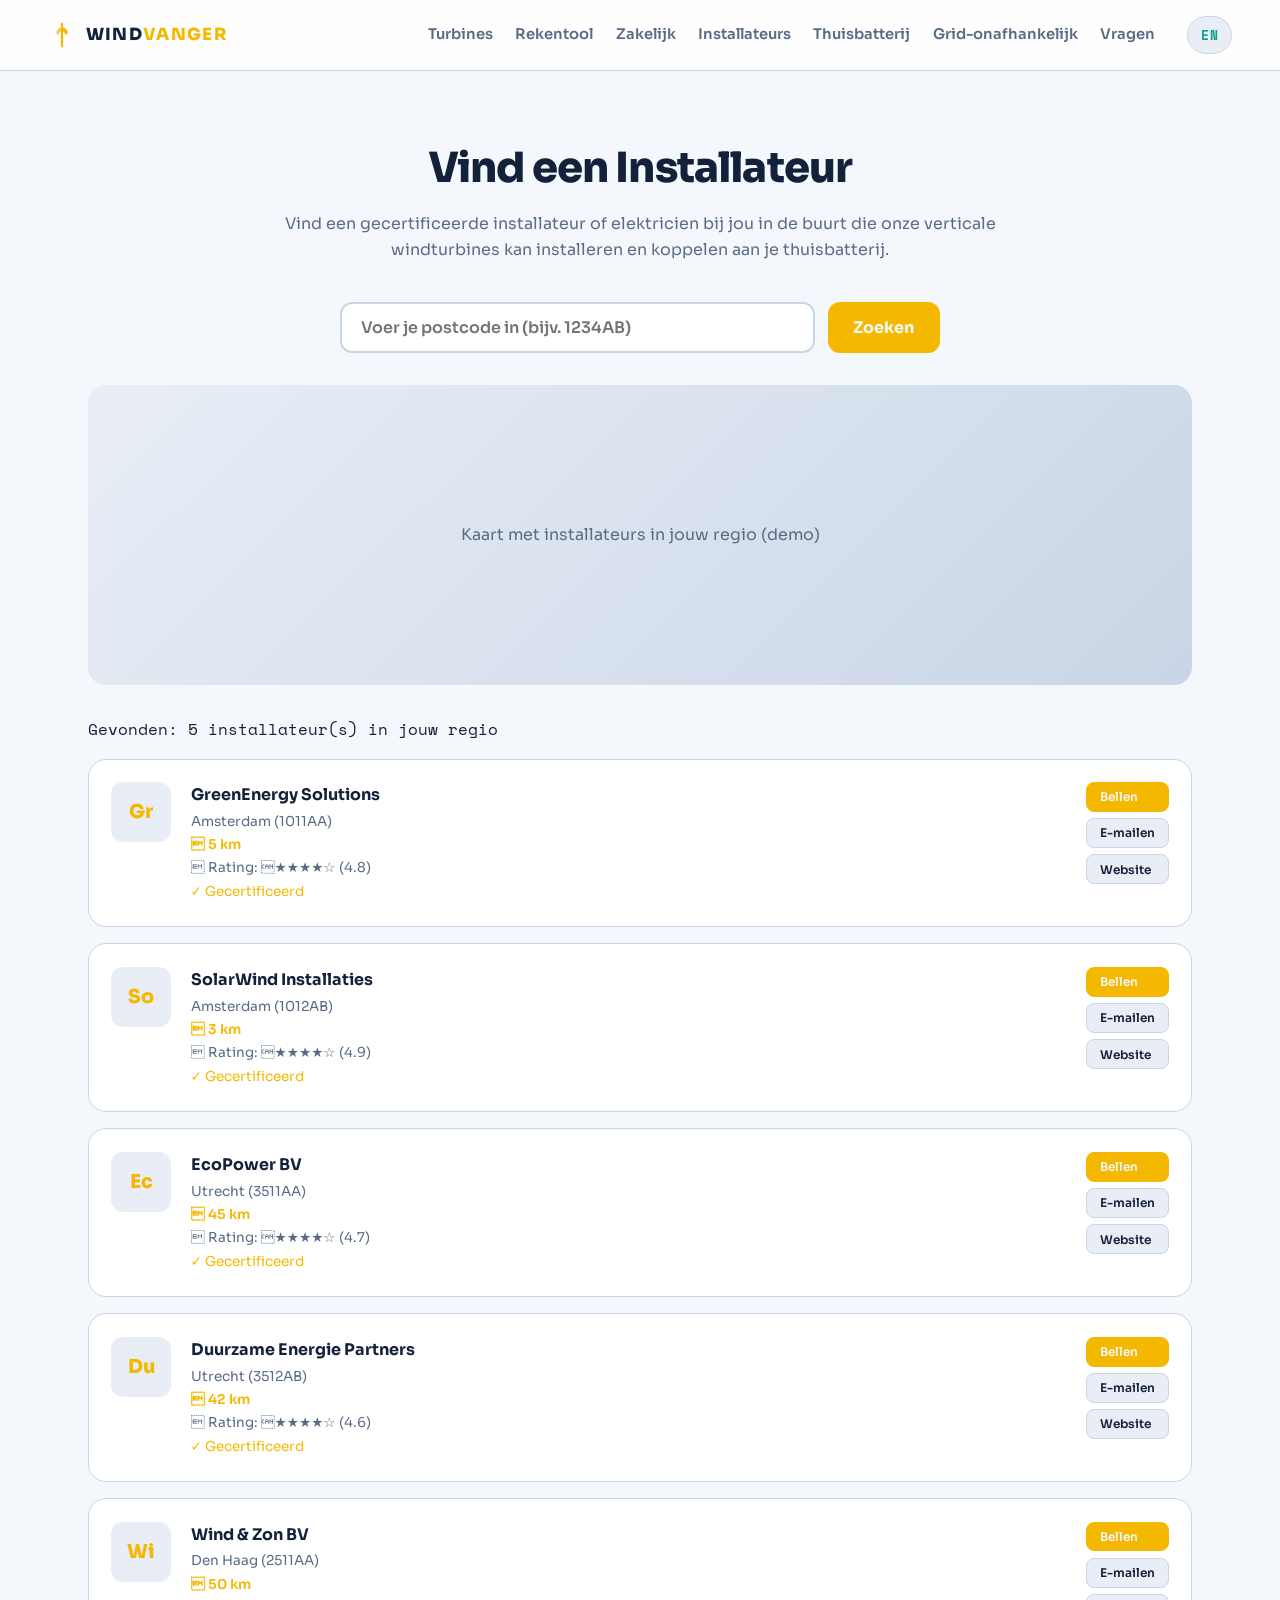
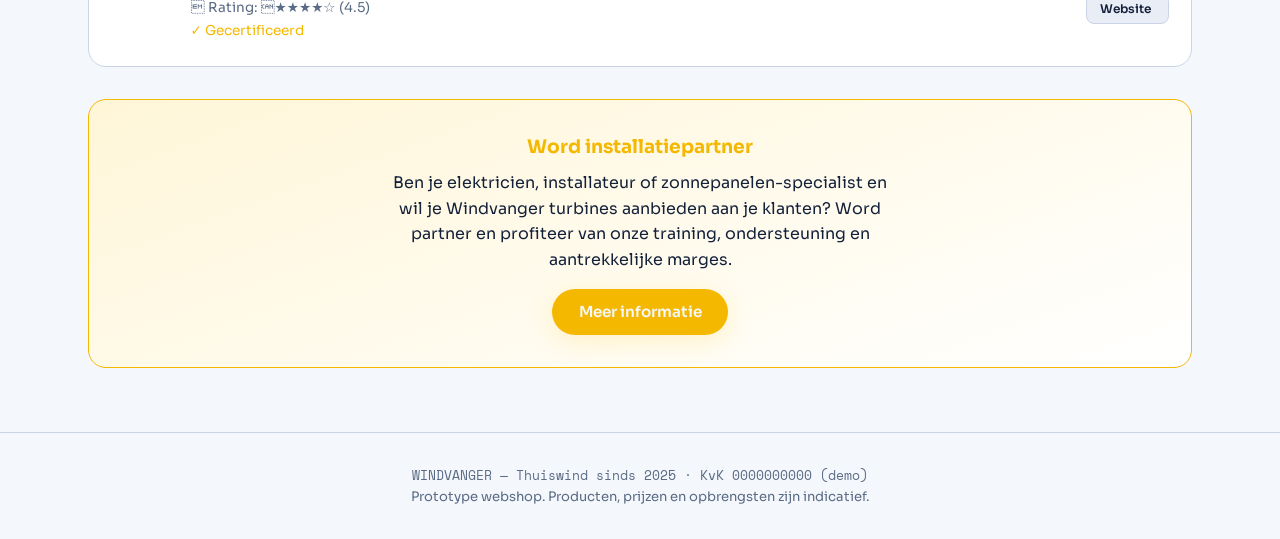
<file: installateurs.html>
<!DOCTYPE html>
<html lang="nl">
<head>
  <meta charset="UTF-8">
  <meta name="viewport" content="width=device-width, initial-scale=1.0">
  <title>Vind een Installateur — WINDVANGER | Verticale windturbines</title>
  <meta name="description" content="Vind een gecertificeerde installateur bij jou in de buurt die Windvanger verticale windturbines kan installeren.">
  <link rel="preconnect" href="https://fonts.googleapis.com">
  <link rel="preconnect" href="https://fonts.gstatic.com" crossorigin>
  <link href="https://fonts.googleapis.com/css2?family=Sora:wght@400;600;800&family=Space+Mono:wght@400;700&display=swap" rel="stylesheet">
  <link rel="stylesheet" href="css/style.css">
  <style>
    .installer-section { padding: clamp(2rem, 5vw, 4rem) clamp(1rem, 4vw, 3rem); max-width: 1200px; margin: 0 auto; }
    .search-box { max-width: 600px; margin: 0 auto 2rem; }
    .search-input { width: 100%; display: flex; gap: .8rem; }
    .search-input input { flex: 1; background: var(--ink-2); color: var(--text); border: 2px solid var(--line); border-radius: 12px; padding: .8rem 1.2rem; font: 600 1rem var(--font-head); transition: border-color .2s; }
    .search-input input:focus { outline: none; border-color: var(--accent); }
    .search-input button { background: var(--accent); color: var(--ink); border: none; border-radius: 12px; padding: 0 1.6rem; font: 700 1rem var(--font-head); cursor: pointer; white-space: nowrap; }
    .search-input button:hover { opacity: .9; }
    
    .installer-results { margin-top: 2rem; }
    .installer-grid { display: grid; gap: 1rem; }
    .installer-card { background: var(--ink-2); border: 1px solid var(--line); border-radius: var(--radius); padding: 1.4rem; display: grid; grid-template-columns: auto 1fr auto; gap: 1.2rem; align-items: start; }
    .installer-logo { width: 60px; height: 60px; border-radius: 12px; background: var(--panel); display: flex; align-items: center; justify-content: center; font: 800 1.2rem var(--font-head); color: var(--accent); flex-shrink: 0; }
    .installer-info h3 { font-size: 1rem; margin-bottom: .2rem; color: var(--text); }
    .installer-info p { color: var(--muted); font-size: .85rem; margin: .1rem 0; }
    .installer-info .distance { color: var(--accent); font-weight: 600; font-size: .85rem; }
    .installer-actions { display: flex; flex-direction: column; gap: .4rem; justify-content: flex-start; }
    .btn-installer { background: var(--panel); color: var(--text); border: 1px solid var(--line); border-radius: 8px; padding: .4rem .8rem; font: 600 .75rem var(--font-head); text-decoration: none; display: inline-block; transition: all .2s; }
    .btn-installer:hover { border-color: var(--accent); color: var(--accent); }
    .btn-installer.primary { background: var(--accent); color: var(--ink); border-color: var(--accent); }
    .btn-installer.primary:hover { opacity: .9; }
    
    .no-results { text-align: center; padding: 3rem; color: var(--muted); }
    .no-results h3 { color: var(--text); margin-bottom: .5rem; }
    
    .become-installer { background: linear-gradient(160deg, #fff6d8, var(--ink-2)); border: 1px solid var(--accent); border-radius: var(--radius); padding: 2rem; text-align: center; margin-top: 2rem; }
    .become-installer h3 { color: var(--accent); margin-bottom: .5rem; }
    .become-installer p { color: var(--text); margin-bottom: 1rem; max-width: 500px; margin-left: auto; margin-right: auto; }
    
    .map-placeholder { background: linear-gradient(135deg, #e9eef6, #c9d5e6); border-radius: var(--radius); height: 300px; display: flex; align-items: center; justify-content: center; color: var(--muted); margin: 2rem 0; }
    
    @media (max-width: 768px) {
      .installer-card { grid-template-columns: 1fr; gap: .8rem; }
      .installer-actions { flex-direction: row; }
      .search-input { flex-direction: column; }
      .search-input button { width: 100%; }
    }
  </style>
</head>
<body>

  <header class="site-header">
    <a class="logo" href="index.html" aria-label="Windvanger home">
      <svg viewBox="0 0 32 32" class="logo-mark" aria-hidden="true">
        <path d="M16 3v26" stroke="currentColor" stroke-width="2.5" stroke-linecap="round"/>
        <path class="spin" d="M16 7 C 22 8, 24 13, 21 16 C 18 13, 16 11, 16 7 Z" fill="currentColor"/>
        <path class="spin spin-2" d="M16 7 C 10 8, 8 13, 11 16 C 14 13, 16 11, 16 7 Z" fill="currentColor" opacity=".7"/>
      </svg>
      <span>WIND<span class="accent">VANGER</span></span>
    </a>
    <nav class="main-nav" aria-label="Hoofdmenu">
      <a href="index.html#shop">Turbines</a>
      <a href="calculator.html">Rekentool</a>
      <a href="zakelijk.html">Zakelijk</a>
      <a href="installateurs.html">Installateurs</a>
      <a href="index.html#batterij">Thuisbatterij</a>
      <a href="index.html#grid">Grid-onafhankelijk</a>
      <a href="index.html#faq">Vragen</a>
    </nav>
    <a class="lang-btn" href="index-en.html" hreflang="en">EN</a>
  </header>

  <main id="top">
    <section class="installer-section">
      <div class="section-head">
        <h2>Vind een Installateur</h2>
        <p>Vind een gecertificeerde installateur of elektricien bij jou in de buurt die onze verticale windturbines kan installeren en koppelen aan je thuisbatterij.</p>
      </div>

      <div class="search-box">
        <form id="installer-search" class="search-input">
          <input type="text" id="search-postcode" placeholder="Voer je postcode in (bijv. 1234AB)" pattern="[0-9]{4}[A-Za-z]{2}" required>
          <button type="submit">Zoeken</button>
        </form>
      </div>

      <!-- Kaart placeholder -->
      <div class="map-placeholder">
        <p>Kaart met installateurs in jouw regio (demo)</p>
      </div>

      <div class="installer-results" id="installer-results">
        <!-- Resultaten worden hier dynamisch ingeladen -->
      </div>

      <div class="become-installer">
        <h3>Word installatiepartner</h3>
        <p>Ben je elektricien, installateur of zonnepanelen-specialist en wil je Windvanger turbines aanbieden aan je klanten? Word partner en profiteer van onze training, ondersteuning en aantrekkelijke marges.</p>
        <a href="zakelijk.html" class="btn btn-primary">Meer informatie</a>
      </div>
    </section>
  </main>

  <footer class="site-footer">
    <p class="mono">WINDVANGER — Thuiswind sinds 2025 · KvK 0000000000 (demo)</p>
    <p>Prototype webshop. Producten, prijzen en opbrengsten zijn indicatief.</p>
  </footer>

  <script>
    (function() {
      'use strict';

      const searchForm = document.getElementById('installer-search');
      const searchInput = document.getElementById('search-postcode');
      const resultsContainer = document.getElementById('installer-results');

      // Demo installateurs data (in een echte implementatie komt dit van een API)
      const installers = [
        { name: "GreenEnergy Solutions", postcode: "1011AA", city: "Amsterdam", distance: 5, phone: "020-1234567", website: "www.greenenergy.nl", email: "info@greenenergy.nl", certified: true, rating: 4.8 },
        { name: "SolarWind Installaties", postcode: "1012AB", city: "Amsterdam", distance: 3, phone: "020-2345678", website: "www.solarwind.nl", email: "contact@solarwind.nl", certified: true, rating: 4.9 },
        { name: "EcoPower BV", postcode: "3511AA", city: "Utrecht", distance: 45, phone: "030-1234567", website: "www.ecopower.nl", email: "info@ecopower.nl", certified: true, rating: 4.7 },
        { name: "Duurzame Energie Partners", postcode: "3512AB", city: "Utrecht", distance: 42, phone: "030-2345678", website: "www.dep.nl", email: "info@dep.nl", certified: true, rating: 4.6 },
        { name: "Wind & Zon BV", postcode: "2511AA", city: "Den Haag", distance: 50, phone: "070-1234567", website: "www.windenzon.nl", email: "info@windenzon.nl", certified: true, rating: 4.5 },
        { name: "Groene Stroom Installaties", postcode: "2512AB", city: "Den Haag", distance: 55, phone: "070-2345678", website: "www.groenestroom.nl", email: "info@groenestroom.nl", certified: true, rating: 4.8 },
        { name: "Energie Innovatie BV", postcode: "3011AA", city: "Rotterdam", distance: 60, phone: "010-1234567", website: "www.energie-innovatie.nl", email: "info@energie-innovatie.nl", certified: true, rating: 4.7 },
        { name: "ZonneWind Combinatie", postcode: "3012AB", city: "Rotterdam", distance: 65, phone: "010-2345678", website: "www.zonnewind.nl", email: "info@zonnewind.nl", certified: true, rating: 4.9 },
        { name: "Duurzaam Thuis", postcode: "5611AA", city: "Eindhoven", distance: 120, phone: "040-1234567", website: "www.duurzaamthuis.nl", email: "info@duurzaamthuis.nl", certified: true, rating: 4.6 },
        { name: "Windvanger Specialist", postcode: "5612AB", city: "Eindhoven", distance: 125, phone: "040-2345678", website: "www.windvangerspecialist.nl", email: "info@windvangerspecialist.nl", certified: true, rating: 4.8 }
      ];

      // Zoekfunctie
      function searchInstallers(postcode) {
        if (!postcode) return [];

        // Haal eerste 4 cijfers uit postcode
        const postcodePrefix = postcode.toUpperCase().substring(0, 4);

        // Filter installateurs (demo: toon alle, in productie: filter op regio)
        return installers
          .map(installer => {
            // Bereken afstand (demo: willekeurig)
            const distance = Math.floor(Math.random() * 30) + 1;
            return { ...installer, distance };
          })
          .sort((a, b) => a.distance - b.distance)
          .slice(0, 5);
      }

      function displayResults(installers) {
        if (installers.length === 0) {
          resultsContainer.innerHTML = `
            <div class="no-results">
              <h3>Geen installateurs gevonden</h3>
              <p>Er zijn (nog) geen gecertificeerde installateurs in jouw regio. We breiden ons netwerk continu uit.</p>
              <p>Ben je ge\u001fnteresseerd om installateur te worden? <a href="zakelijk.html">Neem contact op</a>.</p>
            </div>
          `;
          return;
        }

        resultsContainer.innerHTML = `
          <p class="mono" style="margin-bottom: 1rem;">Gevonden: ${installers.length} installateur(s) in jouw regio</p>
          <div class="installer-grid">
            ${installers.map(installer => `
              <div class="installer-card">
                <div class="installer-logo">${installer.name.substring(0, 2)}</div>
                <div class="installer-info">
                  <h3>${installer.name}</h3>
                  <p>${installer.city} (${installer.postcode})</p>
                  <p class="distance"> ${installer.distance} km</p>
                  <p> Rating: ${'★'.repeat(Math.floor(installer.rating))}${'☆'.repeat(5 - Math.floor(installer.rating))} (${installer.rating})</p>
                  ${installer.certified ? '<p><span style="color: var(--accent);">✓ Gecertificeerd</span></p>' : ''}
                </div>
                <div class="installer-actions">
                  <a href="tel:${installer.phone}" class="btn-installer primary">Bellen</a>
                  <a href="mailto:${installer.email}" class="btn-installer">E-mailen</a>
                  <a href="${installer.website}" class="btn-installer" target="_blank" rel="noopener">Website</a>
                </div>
              </div>
            `).join('')}
          </div>
        `;
      }

      // Event listener
      searchForm.addEventListener('submit', function(e) {
        e.preventDefault();
        const postcode = searchInput.value.trim();
        
        if (postcode.length < 6) {
          resultsContainer.innerHTML = `
            <div class="no-results">
              <h3>Ongeldige postcode</h3>
              <p>Voer een complete postcode in (bijv. 1234AB).</p>
            </div>
          `;
          return;
        }

        const results = searchInstallers(postcode);
        displayResults(results);
      });

      // Toon alle installateurs bij laden (demo)
      displayResults(installers.slice(0, 5));
    })();
  </script>
</body>
</html>
</file>
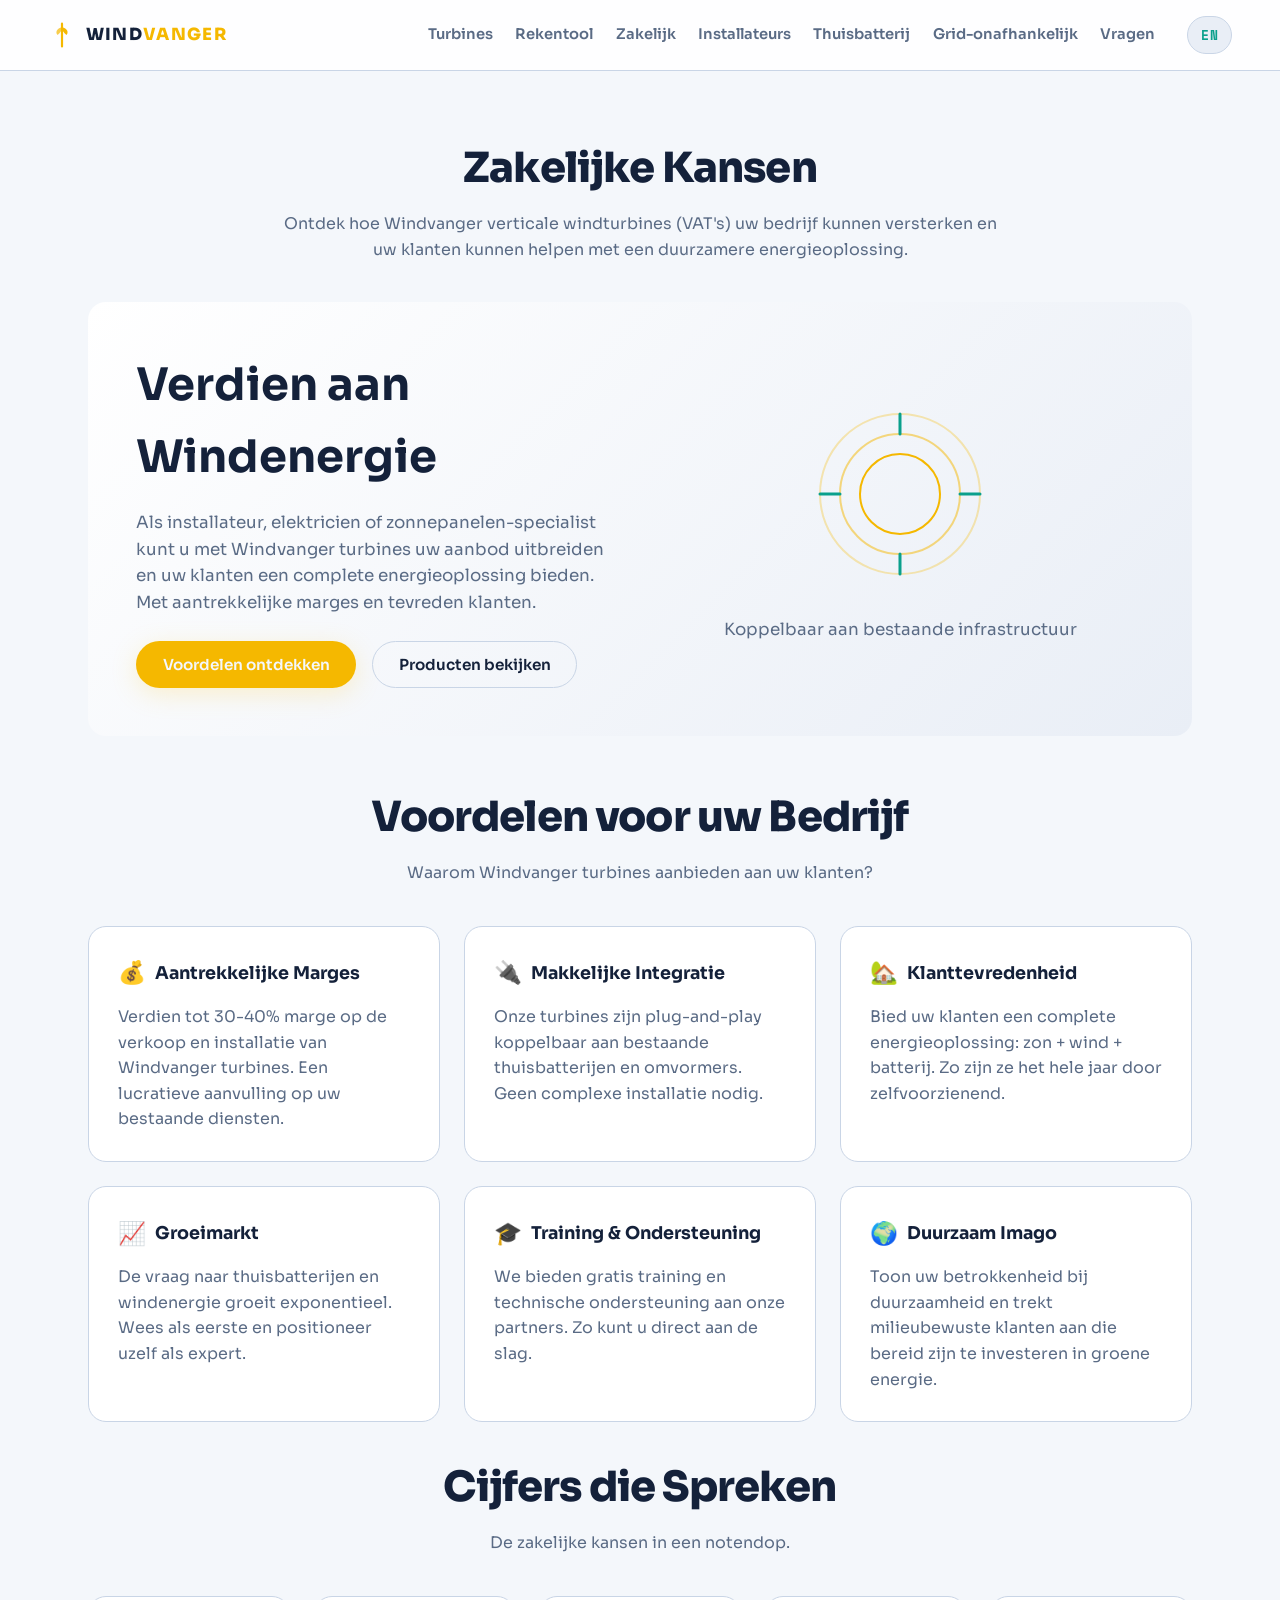
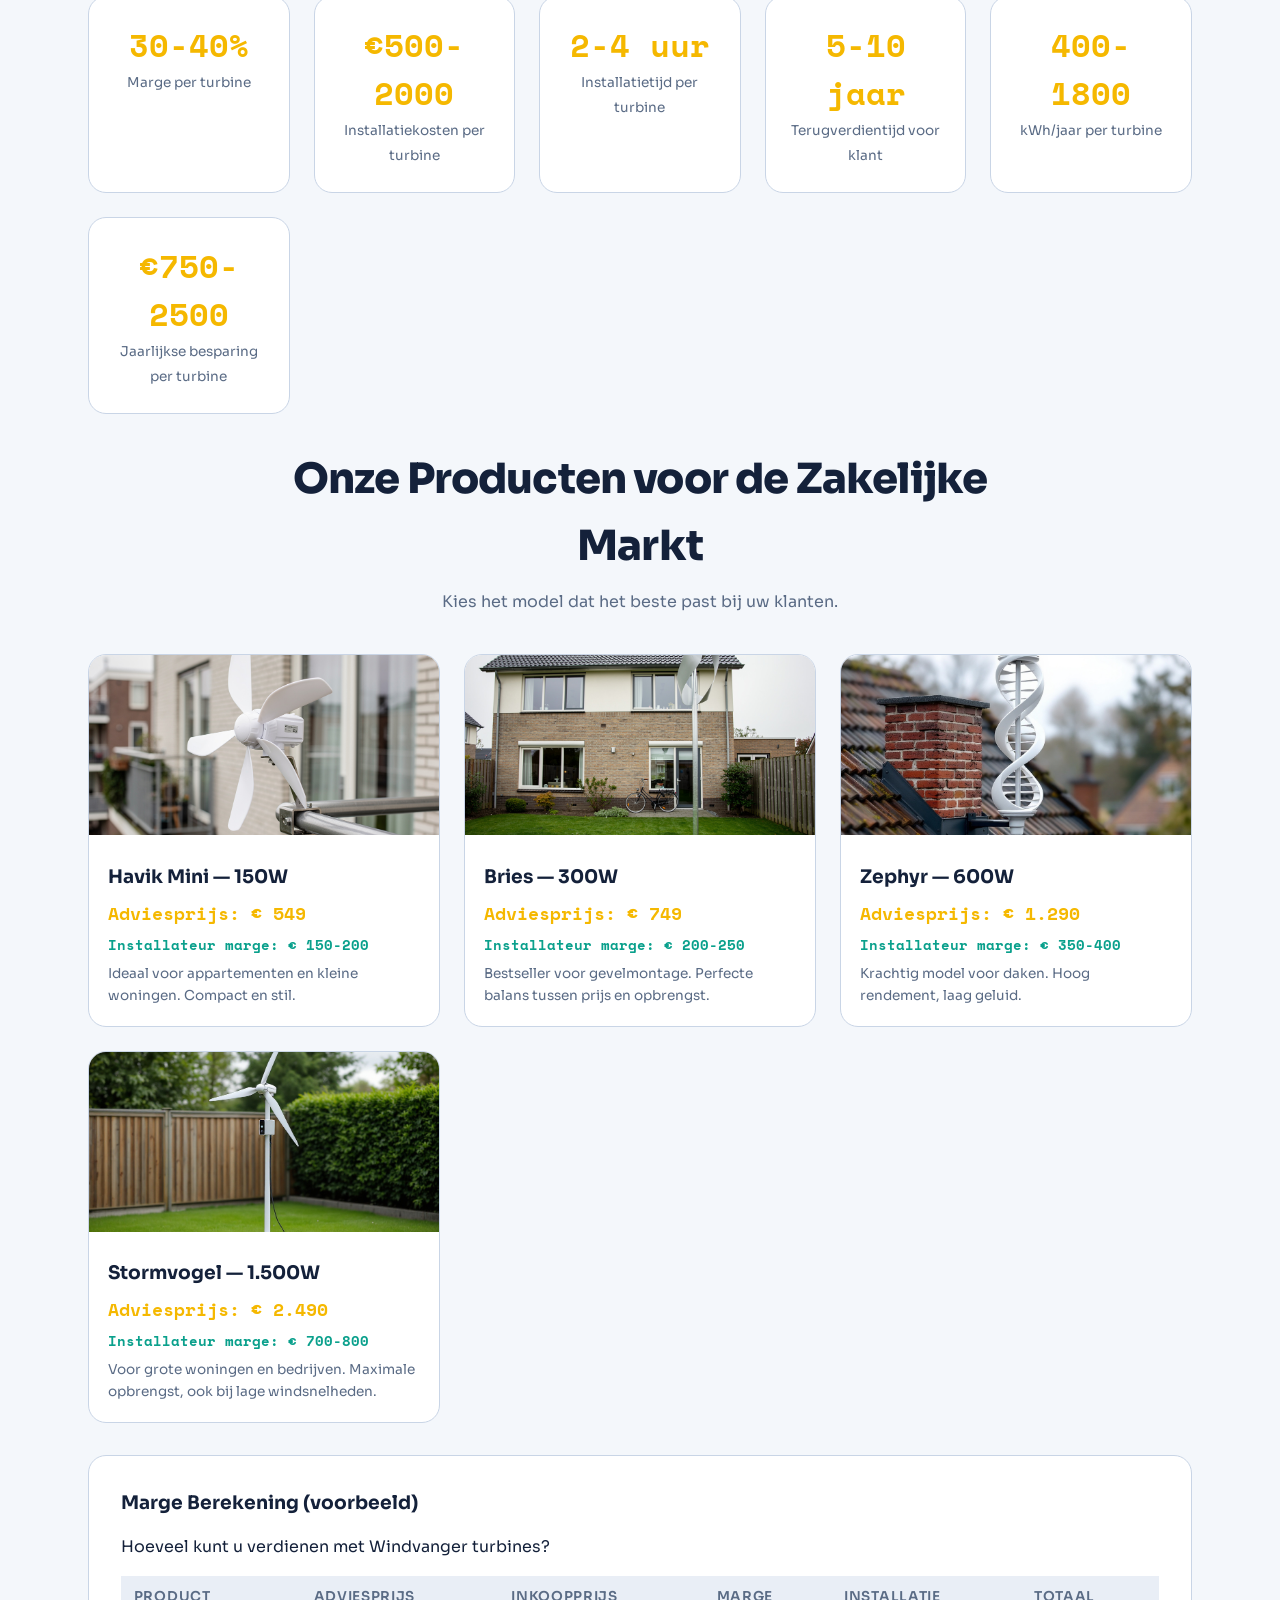
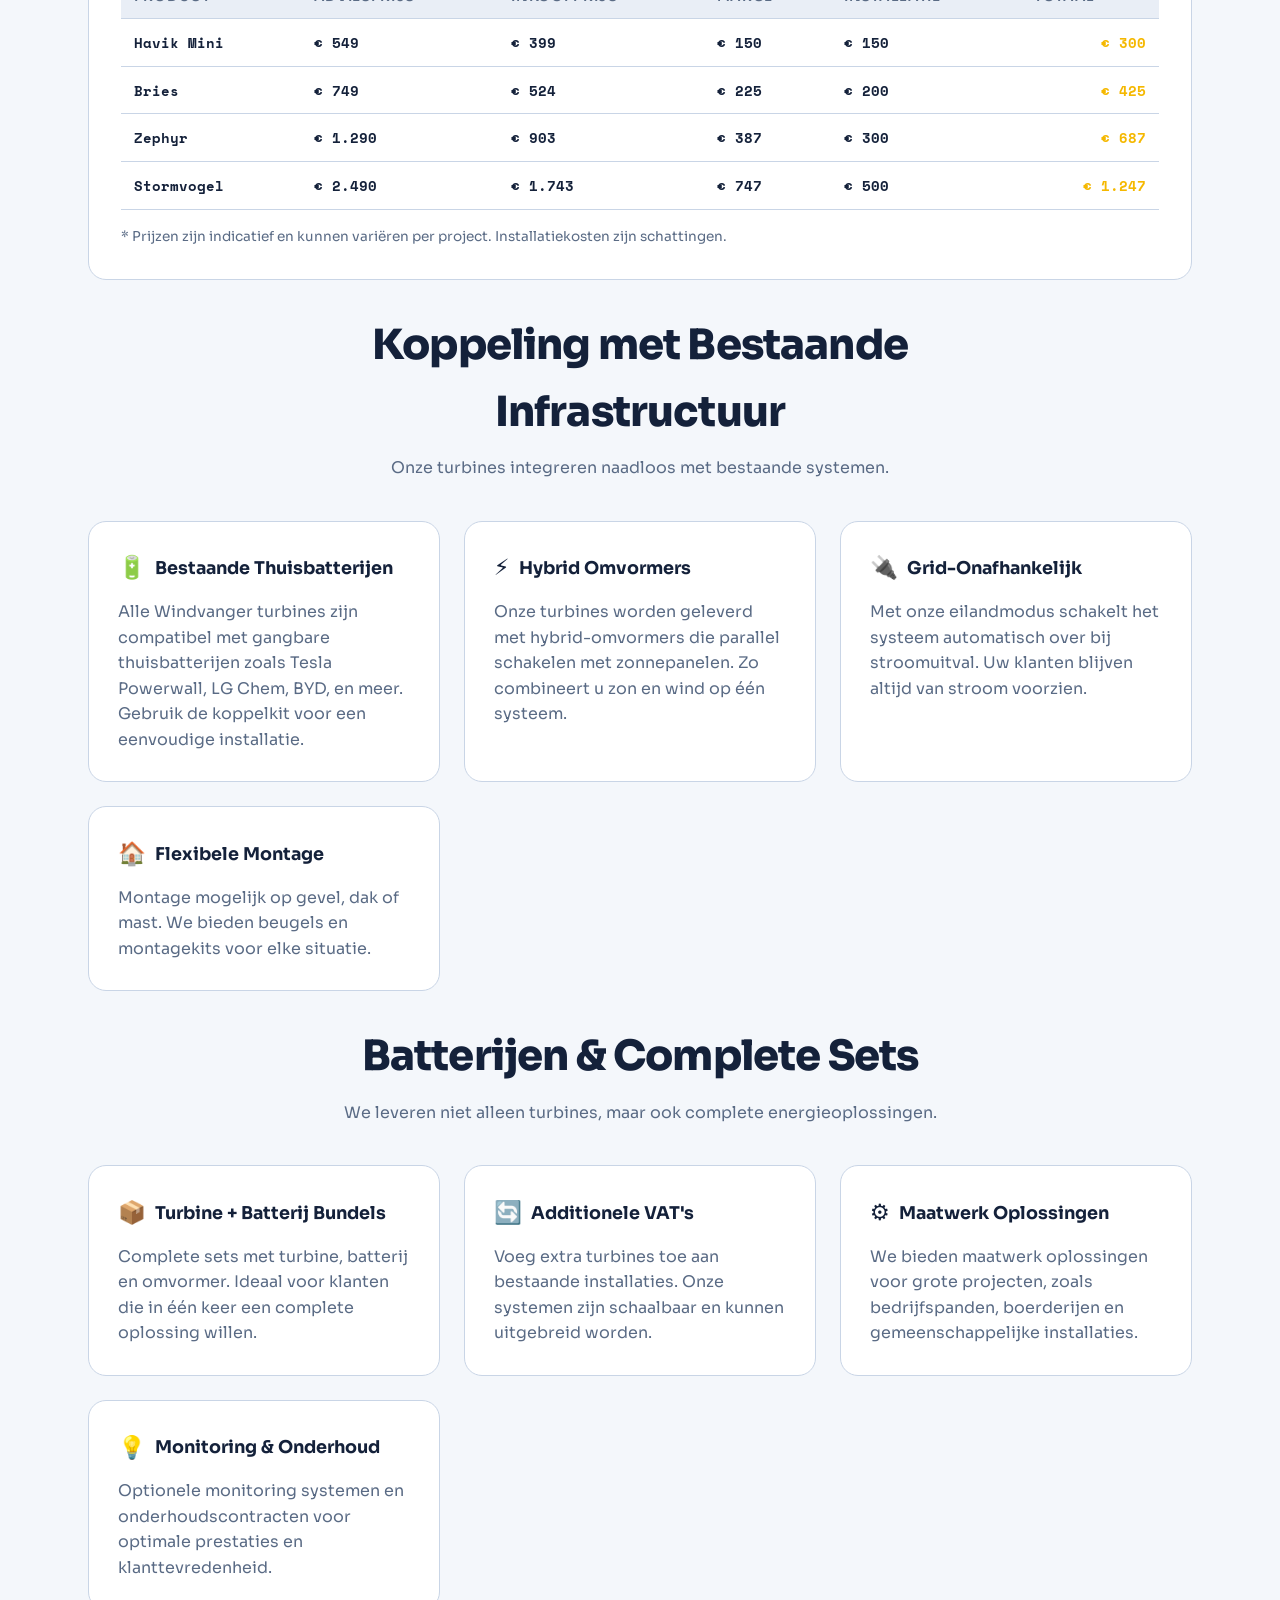
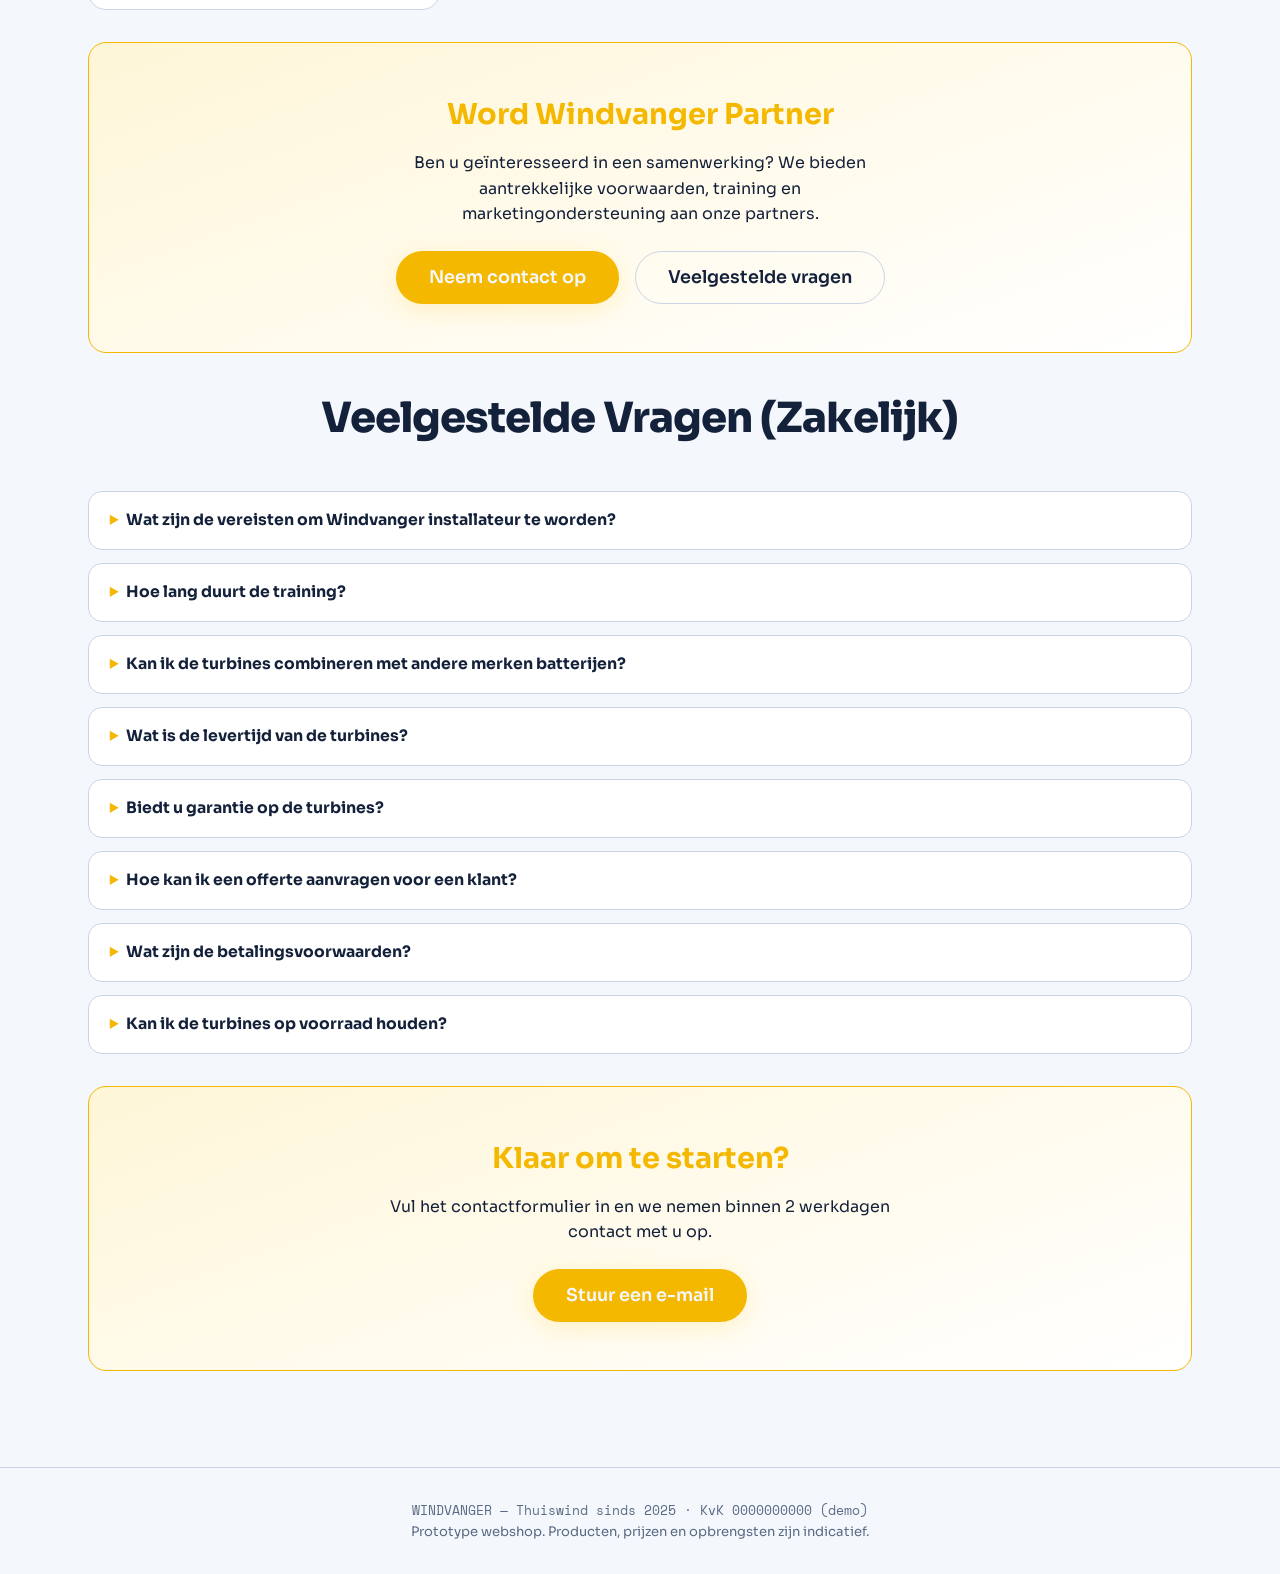
<file: zakelijk.html>
<!DOCTYPE html>
<html lang="nl">
<head>
  <meta charset="UTF-8">
  <meta name="viewport" content="width=device-width, initial-scale=1.0">
  <title>Zakelijk — WINDVANGER | Voordelen voor installateurs</title>
  <meta name="description" content="Ontdek de zakelijke kansen van Windvanger verticale windturbines. Ideaal voor installateurs, elektriciens en zonnepanelen-specialisten.">
  <link rel="preconnect" href="https://fonts.googleapis.com">
  <link rel="preconnect" href="https://fonts.gstatic.com" crossorigin>
  <link href="https://fonts.googleapis.com/css2?family=Sora:wght@400;600;800&family=Space+Mono:wght@400;700&display=swap" rel="stylesheet">
  <link rel="stylesheet" href="css/style.css">
  <style>
    .business-section { padding: clamp(2rem, 5vw, 4rem) clamp(1rem, 4vw, 3rem); max-width: 1200px; margin: 0 auto; }
    .hero-business { background: linear-gradient(135deg, var(--ink-2), var(--panel)); border-radius: var(--radius); padding: 3rem; margin-bottom: 3rem; display: grid; grid-template-columns: 1fr 1fr; gap: 2rem; align-items: center; }
    .hero-business h2 { font-size: clamp(2rem, 4vw, 2.8rem); margin-bottom: 1rem; }
    .hero-business p { color: var(--muted); font-size: 1.05rem; }
    .hero-business-cta { display: flex; gap: 1rem; margin-top: 1.5rem; }
    
    .benefits-grid { display: grid; gap: 1.5rem; grid-template-columns: repeat(auto-fit, minmax(280px, 1fr)); margin: 2rem 0; }
    .benefit-card { background: var(--ink-2); border: 1px solid var(--line); border-radius: var(--radius); padding: 1.8rem; }
    .benefit-card h3 { font-size: 1.1rem; margin-bottom: .8rem; display: flex; align-items: center; gap: .6rem; }
    .benefit-card p { color: var(--muted); }
    .benefit-icon { font-size: 1.4rem; }
    
    .stats-grid { display: grid; gap: 1.5rem; grid-template-columns: repeat(auto-fit, minmax(200px, 1fr)); margin: 2rem 0; }
    .stat-card { background: var(--ink-2); border: 1px solid var(--line); border-radius: var(--radius); padding: 1.5rem; text-align: center; }
    .stat-card .stat-value { font: 800 2rem var(--font-mono); color: var(--accent); display: block; }
    .stat-card .stat-label { color: var(--muted); font-size: .85rem; margin-top: .4rem; }
    
    .product-grid-business { display: grid; gap: 1.5rem; grid-template-columns: repeat(auto-fit, minmax(280px, 1fr)); margin: 2rem 0; }
    .product-card-business { background: var(--ink-2); border: 1px solid var(--line); border-radius: var(--radius); overflow: hidden; }
    .product-card-business img { width: 100%; height: 180px; object-fit: cover; }
    .product-card-business-content { padding: 1.2rem; }
    .product-card-business h3 { margin-bottom: .5rem; }
    .product-card-business .price { font: 700 1.1rem var(--font-mono); color: var(--accent); margin: .5rem 0; display: block; }
    .product-card-business .margin { color: var(--accent-2); font: 600 .9rem var(--font-mono); margin: .5rem 0; display: block; }
    .product-card-business p { color: var(--muted); font-size: .85rem; }
    
    .margin-calc { background: var(--ink-2); border: 1px solid var(--line); border-radius: var(--radius); padding: 2rem; margin: 2rem 0; }
    .margin-calc h3 { margin-bottom: 1rem; }
    .margin-table { width: 100%; border-collapse: collapse; margin-top: 1rem; }
    .margin-table th, .margin-table td { padding: .8rem; text-align: left; border-bottom: 1px solid var(--line); }
    .margin-table th { background: var(--panel); font: 600 .85rem var(--font-head); color: var(--muted); text-transform: uppercase; letter-spacing: .05em; }
    .margin-table td { font: 600 .9rem var(--font-mono); }
    .margin-table td:last-child { text-align: right; color: var(--accent); }
    
    .cta-section { background: linear-gradient(160deg, #fff6d8, var(--ink-2)); border: 1px solid var(--accent); border-radius: var(--radius); padding: 3rem; text-align: center; margin: 2rem 0; }
    .cta-section h3 { color: var(--accent); margin-bottom: .8rem; font-size: 1.8rem; }
    .cta-section p { color: var(--text); margin-bottom: 1.5rem; max-width: 500px; margin-left: auto; margin-right: auto; }
    .cta-section .btn { font-size: 1.1rem; padding: .9rem 2rem; }
    
    .faq-business { margin: 2rem 0; }
    .faq-business details { background: var(--ink-2); border: 1px solid var(--line); border-radius: 14px; padding: 1rem 1.3rem; margin-bottom: .8rem; }
    .faq-business summary { cursor: pointer; font-weight: 700; font-size: .98rem; list-style-position: inside; }
    .faq-business summary::marker { color: var(--accent); }
    .faq-business details p { color: var(--muted); font-size: .92rem; margin-top: .6rem; }
    .faq-business details[open] { border-color: var(--accent); }
    
    @media (max-width: 768px) {
      .hero-business { grid-template-columns: 1fr; text-align: center; }
      .hero-business-cta { justify-content: center; }
      .benefits-grid, .stats-grid, .product-grid-business { grid-template-columns: 1fr; }
    }
  </style>
</head>
<body>

  <header class="site-header">
    <a class="logo" href="index.html" aria-label="Windvanger home">
      <svg viewBox="0 0 32 32" class="logo-mark" aria-hidden="true">
        <path d="M16 3v26" stroke="currentColor" stroke-width="2.5" stroke-linecap="round"/>
        <path class="spin" d="M16 7 C 22 8, 24 13, 21 16 C 18 13, 16 11, 16 7 Z" fill="currentColor"/>
        <path class="spin spin-2" d="M16 7 C 10 8, 8 13, 11 16 C 14 13, 16 11, 16 7 Z" fill="currentColor" opacity=".7"/>
      </svg>
      <span>WIND<span class="accent">VANGER</span></span>
    </a>
    <nav class="main-nav" aria-label="Hoofdmenu">
      <a href="index.html#shop">Turbines</a>
      <a href="calculator.html">Rekentool</a>
      <a href="zakelijk.html">Zakelijk</a>
      <a href="installateurs.html">Installateurs</a>
      <a href="index.html#batterij">Thuisbatterij</a>
      <a href="index.html#grid">Grid-onafhankelijk</a>
      <a href="index.html#faq">Vragen</a>
    </nav>
    <a class="lang-btn" href="index-en.html" hreflang="en">EN</a>
  </header>

  <main id="top">
    <section class="business-section">
      <div class="section-head">
        <h2>Zakelijke Kansen</h2>
        <p>Ontdek hoe Windvanger verticale windturbines (VAT's) uw bedrijf kunnen versterken en uw klanten kunnen helpen met een duurzamere energieoplossing.</p>
      </div>

      <div class="hero-business">
        <div>
          <h2>Verdien aan Windenergie</h2>
          <p>Als installateur, elektricien of zonnepanelen-specialist kunt u met Windvanger turbines uw aanbod uitbreiden en uw klanten een complete energieoplossing bieden. Met aantrekkelijke marges en tevreden klanten.</p>
          <div class="hero-business-cta">
            <a href="#voordelen" class="btn btn-primary">Voordelen ontdekken</a>
            <a href="#producten" class="btn btn-ghost">Producten bekijken</a>
          </div>
        </div>
        <div style="text-align: center;">
          <svg viewBox="0 0 200 200" style="width: 100%; max-width: 200px; height: auto;" aria-hidden="true">
            <circle cx="100" cy="100" r="80" fill="none" stroke="var(--accent)" stroke-width="2" opacity=".3"/>
            <circle cx="100" cy="100" r="60" fill="none" stroke="var(--accent)" stroke-width="2" opacity=".5"/>
            <circle cx="100" cy="100" r="40" fill="none" stroke="var(--accent)" stroke-width="2"/>
            <path d="M 100 20 V 40" stroke="var(--accent-2)" stroke-width="3" stroke-linecap="round"/>
            <path d="M 100 160 V 180" stroke="var(--accent-2)" stroke-width="3" stroke-linecap="round"/>
            <path d="M 20 100 H 40" stroke="var(--accent-2)" stroke-width="3" stroke-linecap="round"/>
            <path d="M 160 100 H 180" stroke="var(--accent-2)" stroke-width="3" stroke-linecap="round"/>
          </svg>
          <p style="margin-top: 1rem; color: var(--muted);">Koppelbaar aan bestaande infrastructuur</p>
        </div>
      </div>

      <section id="voordelen">
        <div class="section-head">
          <h2>Voordelen voor uw Bedrijf</h2>
          <p>Waarom Windvanger turbines aanbieden aan uw klanten?</p>
        </div>

        <div class="benefits-grid">
          <div class="benefit-card">
            <h3><span class="benefit-icon">💰</span> Aantrekkelijke Marges</h3>
            <p>Verdien tot 30-40% marge op de verkoop en installatie van Windvanger turbines. Een lucratieve aanvulling op uw bestaande diensten.</p>
          </div>
          
          <div class="benefit-card">
            <h3><span class="benefit-icon">🔌</span> Makkelijke Integratie</h3>
            <p>Onze turbines zijn plug-and-play koppelbaar aan bestaande thuisbatterijen en omvormers. Geen complexe installatie nodig.</p>
          </div>
          
          <div class="benefit-card">
            <h3><span class="benefit-icon">🏡</span> Klanttevredenheid</h3>
            <p>Bied uw klanten een complete energieoplossing: zon + wind + batterij. Zo zijn ze het hele jaar door zelfvoorzienend.</p>
          </div>
          
          <div class="benefit-card">
            <h3><span class="benefit-icon">📈</span> Groeimarkt</h3>
            <p>De vraag naar thuisbatterijen en windenergie groeit exponentieel. Wees als eerste en positioneer uzelf als expert.</p>
          </div>
          
          <div class="benefit-card">
            <h3><span class="benefit-icon">🎓</span> Training & Ondersteuning</h3>
            <p>We bieden gratis training en technische ondersteuning aan onze partners. Zo kunt u direct aan de slag.</p>
          </div>
          
          <div class="benefit-card">
            <h3><span class="benefit-icon">🌍</span> Duurzaam Imago</h3>
            <p>Toon uw betrokkenheid bij duurzaamheid en trekt milieubewuste klanten aan die bereid zijn te investeren in groene energie.</p>
          </div>
        </div>
      </section>

      <section id="cijfers">
        <div class="section-head">
          <h2>Cijfers die Spreken</h2>
          <p>De zakelijke kansen in een notendop.</p>
        </div>

        <div class="stats-grid">
          <div class="stat-card">
            <span class="stat-value">30-40%</span>
            <span class="stat-label">Marge per turbine</span>
          </div>
          <div class="stat-card">
            <span class="stat-value">€500-2000</span>
            <span class="stat-label">Installatiekosten per turbine</span>
          </div>
          <div class="stat-card">
            <span class="stat-value">2-4 uur</span>
            <span class="stat-label">Installatietijd per turbine</span>
          </div>
          <div class="stat-card">
            <span class="stat-value">5-10 jaar</span>
            <span class="stat-label">Terugverdientijd voor klant</span>
          </div>
          <div class="stat-card">
            <span class="stat-value">400-1800</span>
            <span class="stat-label">kWh/jaar per turbine</span>
          </div>
          <div class="stat-card">
            <span class="stat-value">€750-2500</span>
            <span class="stat-label">Jaarlijkse besparing per turbine</span>
          </div>
        </div>
      </section>

      <section id="producten">
        <div class="section-head">
          <h2>Onze Producten voor de Zakelijke Markt</h2>
          <p>Kies het model dat het beste past bij uw klanten.</p>
        </div>

        <div class="product-grid-business">
          <div class="product-card-business">
            <img src="img/havik-mini.jpg" alt="Havik Mini - 150W turbine">
            <div class="product-card-business-content">
              <h3>Havik Mini — 150W</h3>
              <span class="price">Adviesprijs: € 549</span>
              <span class="margin">Installateur marge: € 150-200</span>
              <p>Ideaal voor appartementen en kleine woningen. Compact en stil.</p>
            </div>
          </div>
          
          <div class="product-card-business">
            <img src="img/bries.jpg" alt="Bries - 300W turbine">
            <div class="product-card-business-content">
              <h3>Bries — 300W</h3>
              <span class="price">Adviesprijs: € 749</span>
              <span class="margin">Installateur marge: € 200-250</span>
              <p>Bestseller voor gevelmontage. Perfecte balans tussen prijs en opbrengst.</p>
            </div>
          </div>
          
          <div class="product-card-business">
            <img src="img/zephyr.jpg" alt="Zephyr - 600W turbine">
            <div class="product-card-business-content">
              <h3>Zephyr — 600W</h3>
              <span class="price">Adviesprijs: € 1.290</span>
              <span class="margin">Installateur marge: € 350-400</span>
              <p>Krachtig model voor daken. Hoog rendement, laag geluid.</p>
            </div>
          </div>
          
          <div class="product-card-business">
            <img src="img/stormvogel.jpg" alt="Stormvogel - 1500W turbine">
            <div class="product-card-business-content">
              <h3>Stormvogel — 1.500W</h3>
              <span class="price">Adviesprijs: € 2.490</span>
              <span class="margin">Installateur marge: € 700-800</span>
              <p>Voor grote woningen en bedrijven. Maximale opbrengst, ook bij lage windsnelheden.</p>
            </div>
          </div>
        </div>
      </section>

      <section class="margin-calc">
        <h3>Marge Berekening (voorbeeld)</h3>
        <p>Hoeveel kunt u verdienen met Windvanger turbines?</p>
        
        <table class="margin-table">
          <thead>
            <tr>
              <th>Product</th>
              <th>Adviesprijs</th>
              <th>Inkoopprijs</th>
              <th>Marge</th>
              <th>Installatie</th>
              <th>Totaal</th>
            </tr>
          </thead>
          <tbody>
            <tr>
              <td>Havik Mini</td>
              <td>€ 549</td>
              <td>€ 399</td>
              <td>€ 150</td>
              <td>€ 150</td>
              <td>€ 300</td>
            </tr>
            <tr>
              <td>Bries</td>
              <td>€ 749</td>
              <td>€ 524</td>
              <td>€ 225</td>
              <td>€ 200</td>
              <td>€ 425</td>
            </tr>
            <tr>
              <td>Zephyr</td>
              <td>€ 1.290</td>
              <td>€ 903</td>
              <td>€ 387</td>
              <td>€ 300</td>
              <td>€ 687</td>
            </tr>
            <tr>
              <td>Stormvogel</td>
              <td>€ 2.490</td>
              <td>€ 1.743</td>
              <td>€ 747</td>
              <td>€ 500</td>
              <td>€ 1.247</td>
            </tr>
          </tbody>
        </table>
        
        <p style="margin-top: 1rem; color: var(--muted); font-size: .85rem;">* Prijzen zijn indicatief en kunnen variëren per project. Installatiekosten zijn schattingen.</p>
      </section>

      <section>
        <div class="section-head">
          <h2>Koppeling met Bestaande Infrastructuur</h2>
          <p>Onze turbines integreren naadloos met bestaande systemen.</p>
        </div>

        <div class="benefits-grid">
          <div class="benefit-card">
            <h3><span class="benefit-icon">🔋</span> Bestaande Thuisbatterijen</h3>
            <p>Alle Windvanger turbines zijn compatibel met gangbare thuisbatterijen zoals Tesla Powerwall, LG Chem, BYD, en meer. Gebruik de koppelkit voor een eenvoudige installatie.</p>
          </div>
          
          <div class="benefit-card">
            <h3><span class="benefit-icon">⚡</span> Hybrid Omvormers</h3>
            <p>Onze turbines worden geleverd met hybrid-omvormers die parallel schakelen met zonnepanelen. Zo combineert u zon en wind op één systeem.</p>
          </div>
          
          <div class="benefit-card">
            <h3><span class="benefit-icon">🔌</span> Grid-Onafhankelijk</h3>
            <p>Met onze eilandmodus schakelt het systeem automatisch over bij stroomuitval. Uw klanten blijven altijd van stroom voorzien.</p>
          </div>
          
          <div class="benefit-card">
            <h3><span class="benefit-icon">🏠</span> Flexibele Montage</h3>
            <p>Montage mogelijk op gevel, dak of mast. We bieden beugels en montagekits voor elke situatie.</p>
          </div>
        </div>
      </section>

      <section>
        <div class="section-head">
          <h2>Batterijen & Complete Sets</h2>
          <p>We leveren niet alleen turbines, maar ook complete energieoplossingen.</p>
        </div>

        <div class="benefits-grid">
          <div class="benefit-card">
            <h3><span class="benefit-icon">📦</span> Turbine + Batterij Bundels</h3>
            <p>Complete sets met turbine, batterij en omvormer. Ideaal voor klanten die in één keer een complete oplossing willen.</p>
          </div>
          
          <div class="benefit-card">
            <h3><span class="benefit-icon">🔄</span> Additionele VAT's</h3>
            <p>Voeg extra turbines toe aan bestaande installaties. Onze systemen zijn schaalbaar en kunnen uitgebreid worden.</p>
          </div>
          
          <div class="benefit-card">
            <h3><span class="benefit-icon">⚙️</span> Maatwerk Oplossingen</h3>
            <p>We bieden maatwerk oplossingen voor grote projecten, zoals bedrijfspanden, boerderijen en gemeenschappelijke installaties.</p>
          </div>
          
          <div class="benefit-card">
            <h3><span class="benefit-icon">💡</span> Monitoring & Onderhoud</h3>
            <p>Optionele monitoring systemen en onderhoudscontracten voor optimale prestaties en klanttevredenheid.</p>
          </div>
        </div>
      </section>

      <div class="cta-section">
        <h3>Word Windvanger Partner</h3>
        <p>Ben u geïnteresseerd in een samenwerking? We bieden aantrekkelijke voorwaarden, training en marketingondersteuning aan onze partners.</p>
        <div style="display: flex; gap: 1rem; justify-content: center; flex-wrap: wrap;">
          <a href="#contact" class="btn btn-primary">Neem contact op</a>
          <a href="../#faq" class="btn btn-ghost">Veelgestelde vragen</a>
        </div>
      </div>

      <section id="contact" class="faq-business">
        <div class="section-head">
          <h2>Veelgestelde Vragen (Zakelijk)</h2>
        </div>

        <details>
          <summary>Wat zijn de vereisten om Windvanger installateur te worden?</summary>
          <p>U dient een erkend installatiebedrijf of elektricien te zijn met ervaring in elektrische installaties. We bieden een trainingstraject om u vertrouwd te maken met onze producten en installatieprocedures.</p>
        </details>

        <details>
          <summary>Hoe lang duurt de training?</summary>
          <p>Onze basis training duurt 1 dag en behandelt alle aspecten van de installatie, veiligheid en onderhoud. Geavanceerde trainingen voor grote systemen duren 2 dagen.</p>
        </details>

        <details>
          <summary>Kan ik de turbines combineren met andere merken batterijen?</summary>
          <p>Ja, onze turbines zijn compatibel met de meeste gangbare thuisbatterijen. We leveren koppelkits voor de meest populaire merken. Voor specifieke merken kunnen we een maatwerk oplossing bieden.</p>
        </details>

        <details>
          <summary>Wat is de levertijd van de turbines?</summary>
          <p>De standaard levertijd is 2-4 weken, afhankelijk van de voorraad. Voor grote orders kunnen we een planning op maat maken.</p>
        </details>

        <details>
          <summary>Biedt u garantie op de turbines?</summary>
          <p>Ja, we bieden 5 jaar garantie op alle onderdelen en 2 jaar garantie op de omvormer. Optioneel kunt u een verlengd garantiepakket afsluiten.</p>
        </details>

        <details>
          <summary>Hoe kan ik een offerte aanvragen voor een klant?</summary>
          <p>Gebruik onze online offerte tool of neem contact op met onze zakelijke afdeling. We helpen u graag met een passende offerte voor uw klant.</p>
        </details>

        <details>
          <summary>Wat zijn de betalingsvoorwaarden?</summary>
          <p>Voor partners hanteren we 30 dagen betalingstermijn na factuurdatum. Voor nieuwe partners kan een eerste order vooraf betaald moeten worden.</p>
        </details>

        <details>
          <summary>Kan ik de turbines op voorraad houden?</summary>
          <p>Ja, we bieden speciale voorraadvoorwaarden voor onze partners. Neem contact op voor de mogelijkheden.</p>
        </details>
      </section>

      <div class="cta-section" style="margin-top: 2rem;">
        <h3>Klaar om te starten?</h3>
        <p>Vul het contactformulier in en we nemen binnen 2 werkdagen contact met u op.</p>
        <a href="mailto:zakelijk@windvanger.nl" class="btn btn-primary">Stuur een e-mail</a>
      </div>
    </section>
  </main>

  <footer class="site-footer">
    <p class="mono">WINDVANGER — Thuiswind sinds 2025 · KvK 0000000000 (demo)</p>
    <p>Prototype webshop. Producten, prijzen en opbrengsten zijn indicatief.</p>
  </footer>

</body>
</html>
</file>
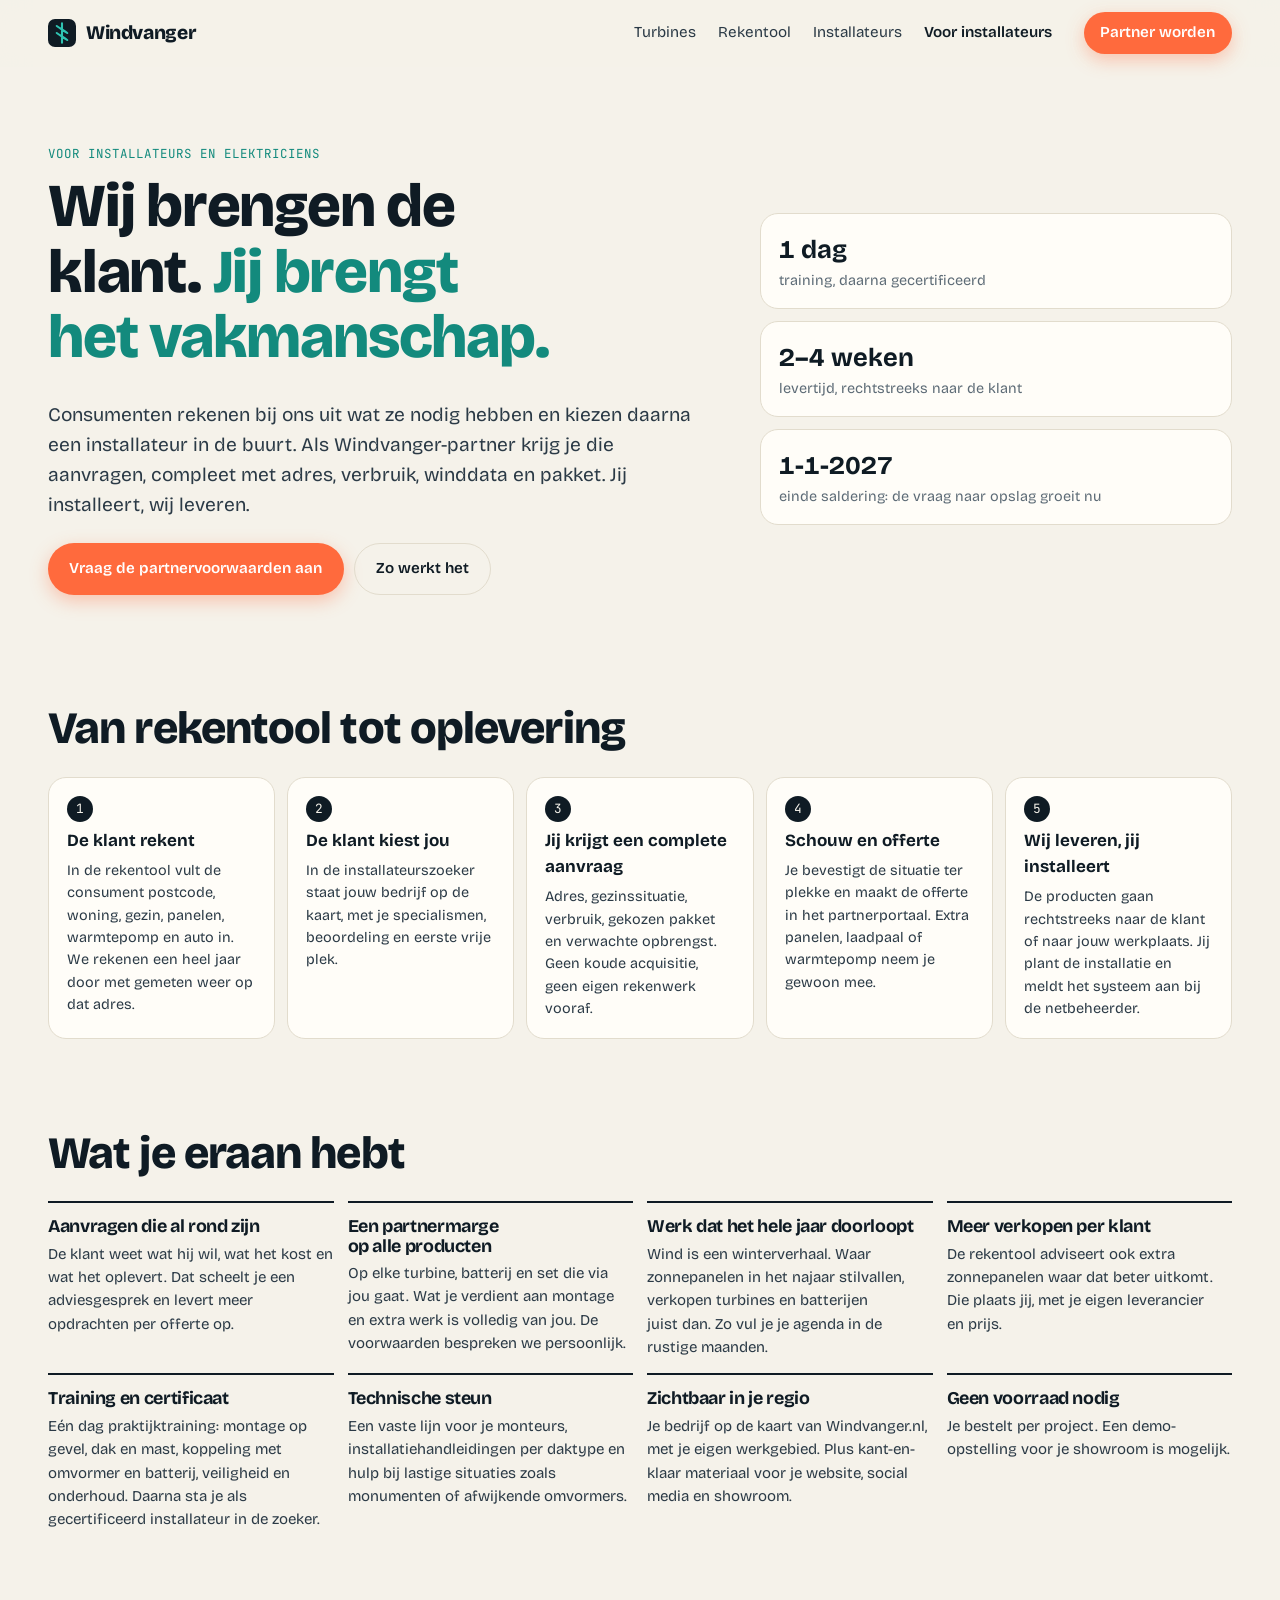
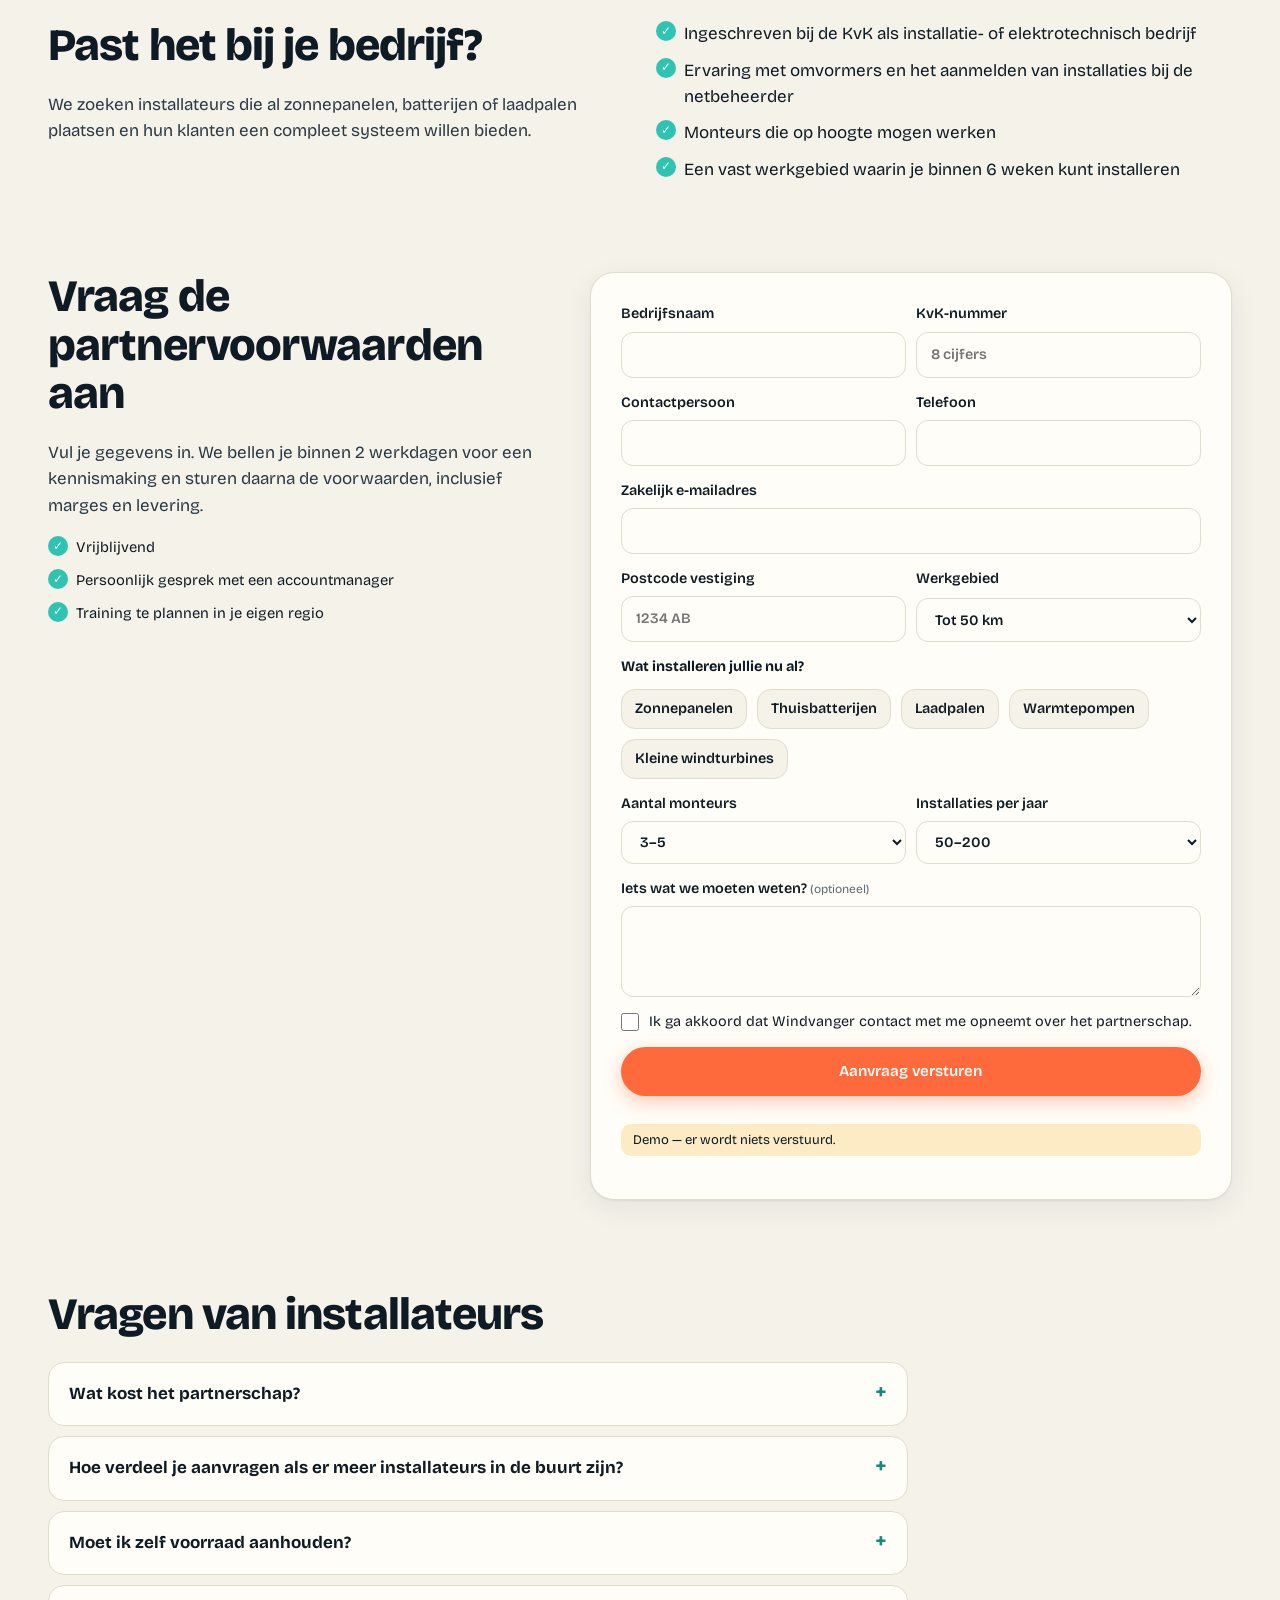
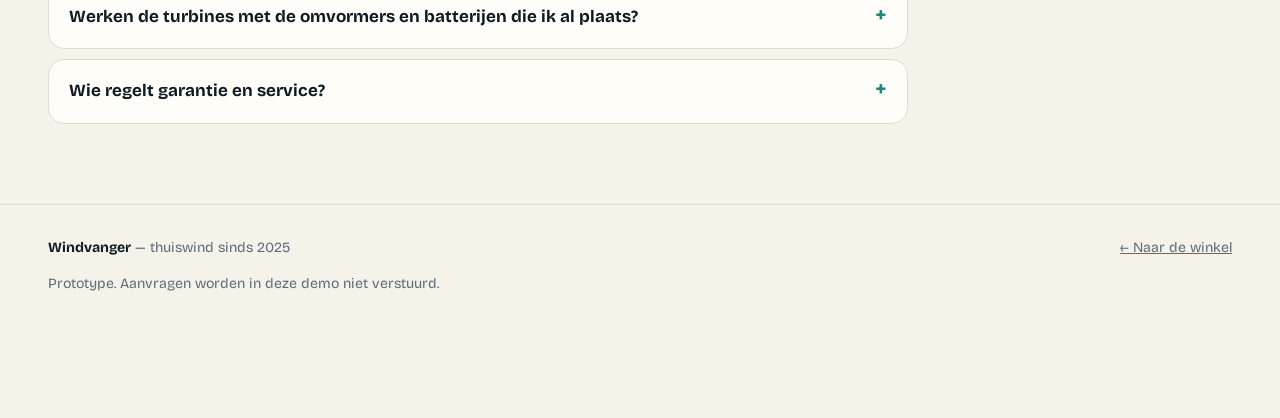
<file: claude/partners.html>
<!doctype html>
<html lang="nl">
<head>
  <meta charset="utf-8">
  <meta name="viewport" content="width=device-width, initial-scale=1, viewport-fit=cover">
  <title>Installatiepartner worden — Windvanger</title>
  <meta name="description" content="Word Windvanger-installatiepartner: klanten met een compleet rekenplan, training en levering. Vraag de partnervoorwaarden aan.">
  <meta name="theme-color" content="#0f1b24">
  <link rel="icon" href="data:image/svg+xml,%3Csvg xmlns='http://www.w3.org/2000/svg' viewBox='0 0 32 32'%3E%3Crect width='32' height='32' rx='8' fill='%230f1b24'/%3E%3Cpath d='M16 5v22M10 8c4 3 8 5 12 8M10 16c4 3 8 5 12 8' stroke='%2346d9c8' stroke-width='2.4' fill='none' stroke-linecap='round'/%3E%3C/svg%3E">
  <link rel="preconnect" href="https://fonts.googleapis.com">
  <link rel="preconnect" href="https://fonts.gstatic.com" crossorigin>
  <link href="https://fonts.googleapis.com/css2?family=Bricolage+Grotesque:opsz,wght@12..96,400;12..96,600;12..96,800&family=JetBrains+Mono:wght@400;600&display=swap" rel="stylesheet">
  <link rel="stylesheet" href="css/style.css">
  <link rel="stylesheet" href="css/pages.css">
  <script type="module" src="js/partners.js"></script>
</head>
<body>
  <a class="skip" href="#main">Naar inhoud</a>

  <header class="site-header">
    <a class="logo" href="index.html" aria-label="Windvanger, naar de winkel">
      <svg viewBox="0 0 32 32" width="28" height="28" aria-hidden="true"><rect width="32" height="32" rx="8" fill="currentColor"/><path d="M16 5v22M10 8c4 3 8 5 12 8M10 16c4 3 8 5 12 8" stroke="var(--wind)" stroke-width="2.4" fill="none" stroke-linecap="round"/></svg>
      Windvanger
    </a>
    <nav class="nav" aria-label="Hoofdmenu">
      <a href="index.html#turbines">Turbines</a>
      <a href="plan.html">Rekentool</a>
      <a href="installateurs.html">Installateurs</a>
      <a href="partners.html" aria-current="page">Voor installateurs</a>
    </nav>
    <a class="btn btn-primary header-cta" href="#aanmelden">Partner worden</a>
  </header>

  <main id="main" class="page">
    <section class="partner-hero">
      <div>
        <p class="eyebrow">Voor installateurs en elektriciens</p>
        <h1>Wij brengen de klant. <em>Jij brengt het vakmanschap.</em></h1>
        <p class="lead">Consumenten rekenen bij ons uit wat ze nodig hebben en kiezen daarna een installateur in de buurt. Als Windvanger-partner krijg je die aanvragen, compleet met adres, verbruik, winddata en pakket. Jij installeert, wij leveren.</p>
        <div class="hero-actions">
          <a class="btn btn-primary" href="#aanmelden">Vraag de partnervoorwaarden aan</a>
          <a class="btn btn-ghost" href="#zo-werkt-het">Zo werkt het</a>
        </div>
      </div>
      <ul class="hero-facts" aria-label="In het kort">
        <li><b>1 dag</b><span>training, daarna gecertificeerd</span></li>
        <li><b>2–4 weken</b><span>levertijd, rechtstreeks naar de klant</span></li>
        <li><b>1-1-2027</b><span>einde saldering: de vraag naar opslag groeit nu</span></li>
      </ul>
    </section>

    <section class="section-block" id="zo-werkt-het" aria-labelledby="how-title">
      <h2 id="how-title">Van rekentool tot oplevering</h2>
      <ol class="flow-steps">
        <li><b>De klant rekent</b><span>In de rekentool vult de consument postcode, woning, gezin, panelen, warmtepomp en auto in. We rekenen een heel jaar door met gemeten weer op dat adres.</span></li>
        <li><b>De klant kiest jou</b><span>In de installateurszoeker staat jouw bedrijf op de kaart, met je specialismen, beoordeling en eerste vrije plek.</span></li>
        <li><b>Jij krijgt een complete aanvraag</b><span>Adres, gezinssituatie, verbruik, gekozen pakket en verwachte opbrengst. Geen koude acquisitie, geen eigen rekenwerk vooraf.</span></li>
        <li><b>Schouw en offerte</b><span>Je bevestigt de situatie ter plekke en maakt de offerte in het partnerportaal. Extra panelen, laadpaal of warmtepomp neem je gewoon mee.</span></li>
        <li><b>Wij leveren, jij installeert</b><span>De producten gaan rechtstreeks naar de klant of naar jouw werkplaats. Jij plant de installatie en meldt het systeem aan bij de netbeheerder.</span></li>
      </ol>
    </section>

    <section class="section-block" aria-labelledby="why-title">
      <h2 id="why-title">Wat je eraan hebt</h2>
      <div class="benefits">
        <article><h3>Aanvragen die al rond zijn</h3><p>De klant weet wat hij wil, wat het kost en wat het oplevert. Dat scheelt je een adviesgesprek en levert meer opdrachten per offerte op.</p></article>
        <article><h3>Een partnermarge op alle producten</h3><p>Op elke turbine, batterij en set die via jou gaat. Wat je verdient aan montage en extra werk is volledig van jou. De voorwaarden bespreken we persoonlijk.</p></article>
        <article><h3>Werk dat het hele jaar doorloopt</h3><p>Wind is een winterverhaal. Waar zonnepanelen in het najaar stilvallen, verkopen turbines en batterijen juist dan. Zo vul je je agenda in de rustige maanden.</p></article>
        <article><h3>Meer verkopen per klant</h3><p>De rekentool adviseert ook extra zonnepanelen waar dat beter uitkomt. Die plaats jij, met je eigen leverancier en prijs.</p></article>
        <article><h3>Training en certificaat</h3><p>Eén dag praktijktraining: montage op gevel, dak en mast, koppeling met omvormer en batterij, veiligheid en onderhoud. Daarna sta je als gecertificeerd installateur in de zoeker.</p></article>
        <article><h3>Technische steun</h3><p>Een vaste lijn voor je monteurs, installatiehandleidingen per daktype en hulp bij lastige situaties zoals monumenten of afwijkende omvormers.</p></article>
        <article><h3>Zichtbaar in je regio</h3><p>Je bedrijf op de kaart van Windvanger.nl, met je eigen werkgebied. Plus kant-en-klaar materiaal voor je website, social media en showroom.</p></article>
        <article><h3>Geen voorraad nodig</h3><p>Je bestelt per project. Een demo-opstelling voor je showroom is mogelijk.</p></article>
      </div>
    </section>

    <section class="section-block fit" aria-labelledby="fit-title">
      <div>
        <h2 id="fit-title">Past het bij je bedrijf?</h2>
        <p>We zoeken installateurs die al zonnepanelen, batterijen of laadpalen plaatsen en hun klanten een compleet systeem willen bieden.</p>
      </div>
      <ul class="checks">
        <li>Ingeschreven bij de KvK als installatie- of elektrotechnisch bedrijf</li>
        <li>Ervaring met omvormers en het aanmelden van installaties bij de netbeheerder</li>
        <li>Monteurs die op hoogte mogen werken</li>
        <li>Een vast werkgebied waarin je binnen 6 weken kunt installeren</li>
      </ul>
    </section>

    <section class="section-block apply" id="aanmelden" aria-labelledby="apply-title">
      <div class="apply-intro">
        <h2 id="apply-title">Vraag de partnervoorwaarden aan</h2>
        <p>Vul je gegevens in. We bellen je binnen 2 werkdagen voor een kennismaking en sturen daarna de voorwaarden, inclusief marges en levering.</p>
        <ul class="checks small">
          <li>Vrijblijvend</li>
          <li>Persoonlijk gesprek met een accountmanager</li>
          <li>Training te plannen in je eigen regio</li>
        </ul>
      </div>
      <form class="apply-form" id="apply" novalidate>
        <div id="apply-fields">
          <div class="two">
            <label class="field"><span>Bedrijfsnaam</span><input id="a-company" autocomplete="organization" required></label>
            <label class="field"><span>KvK-nummer</span><input id="a-kvk" inputmode="numeric" pattern="[0-9]{8}" maxlength="8" placeholder="8 cijfers" required></label>
          </div>
          <div class="two">
            <label class="field"><span>Contactpersoon</span><input id="a-name" autocomplete="name" required></label>
            <label class="field"><span>Telefoon</span><input id="a-phone" type="tel" autocomplete="tel" required></label>
          </div>
          <label class="field"><span>Zakelijk e-mailadres</span><input id="a-email" type="email" autocomplete="email" required></label>
          <div class="two">
            <label class="field"><span>Postcode vestiging</span><input id="a-pc" autocomplete="postal-code" placeholder="1234 AB" required pattern="\s*[1-9][0-9]{3}\s?[A-Za-z]{2}\s*"></label>
            <label class="field"><span>Werkgebied</span>
              <select id="a-radius"><option value="25">Tot 25 km</option><option value="50" selected>Tot 50 km</option><option value="75">Tot 75 km</option><option value="100">Tot 100 km</option></select>
            </label>
          </div>
          <fieldset class="field">
            <legend>Wat installeren jullie nu al?</legend>
            <div class="choices compact multi">
              <label><input type="checkbox" name="skill" value="zon"><span>Zonnepanelen</span></label>
              <label><input type="checkbox" name="skill" value="batterij"><span>Thuisbatterijen</span></label>
              <label><input type="checkbox" name="skill" value="laadpaal"><span>Laadpalen</span></label>
              <label><input type="checkbox" name="skill" value="warmtepomp"><span>Warmtepompen</span></label>
              <label><input type="checkbox" name="skill" value="wind"><span>Kleine windturbines</span></label>
            </div>
          </fieldset>
          <div class="two">
            <label class="field"><span>Aantal monteurs</span>
              <select id="a-staff"><option>1–2</option><option selected>3–5</option><option>6–15</option><option>Meer dan 15</option></select>
            </label>
            <label class="field"><span>Installaties per jaar</span>
              <select id="a-volume"><option>Minder dan 50</option><option selected>50–200</option><option>200–500</option><option>Meer dan 500</option></select>
            </label>
          </div>
          <label class="field"><span>Iets wat we moeten weten? <small>(optioneel)</small></span><textarea id="a-note" rows="3"></textarea></label>
          <label class="switch"><input type="checkbox" id="a-ok" required><span>Ik ga akkoord dat Windvanger contact met me opneemt over het partnerschap.</span></label>
          <p class="form-error" id="a-error" role="alert" hidden></p>
          <button class="btn btn-primary btn-block" type="submit">Aanvraag versturen</button>
          <p class="demo-note">Demo — er wordt niets verstuurd.</p>
        </div>
      </form>
    </section>

    <section class="section-block faq" aria-labelledby="pfaq-title">
      <h2 id="pfaq-title">Vragen van installateurs</h2>
      <div class="faq-list">
        <details name="pfaq"><summary>Wat kost het partnerschap?</summary><div><p>Dat bespreken we in het kennismakingsgesprek, samen met de marges, betaaltermijn en leveringsafspraken. Je zit nergens aan vast tot je de partnerovereenkomst tekent.</p></div></details>
        <details name="pfaq"><summary>Hoe verdeel je aanvragen als er meer installateurs in de buurt zijn?</summary><div><p>De klant kiest zelf in de installateurszoeker, op afstand, beoordeling en beschikbaarheid. Vraagt een klant meerdere offertes tegelijk aan, dan gaat die naar maximaal drie installateurs.</p></div></details>
        <details name="pfaq"><summary>Moet ik zelf voorraad aanhouden?</summary><div><p>Nee. Je bestelt per project en wij leveren in 2 tot 4 weken, rechtstreeks bij de klant of bij jou.</p></div></details>
        <details name="pfaq"><summary>Werken de turbines met de omvormers en batterijen die ik al plaats?</summary><div><p>Elke turbine heeft een eigen omvormer en een koppelkit voor de gangbare thuisbatterijen. In de training behandelen we de meest voorkomende combinaties. Twijfel je over een merk, dan checkt onze technische dienst het.</p></div></details>
        <details name="pfaq"><summary>Wie regelt garantie en service?</summary><div><p>Windvanger geeft de productgarantie. Jij bent het aanspreekpunt voor de klant en wij zorgen voor snelle vervanging van onderdelen.</p></div></details>
      </div>
    </section>
  </main>

  <footer class="site-footer">
    <div><strong>Windvanger</strong> — thuiswind sinds 2025<p>Prototype. Aanvragen worden in deze demo niet verstuurd.</p></div>
    <a href="index.html">← Naar de winkel</a>
  </footer>
</body>
</html>
</file>
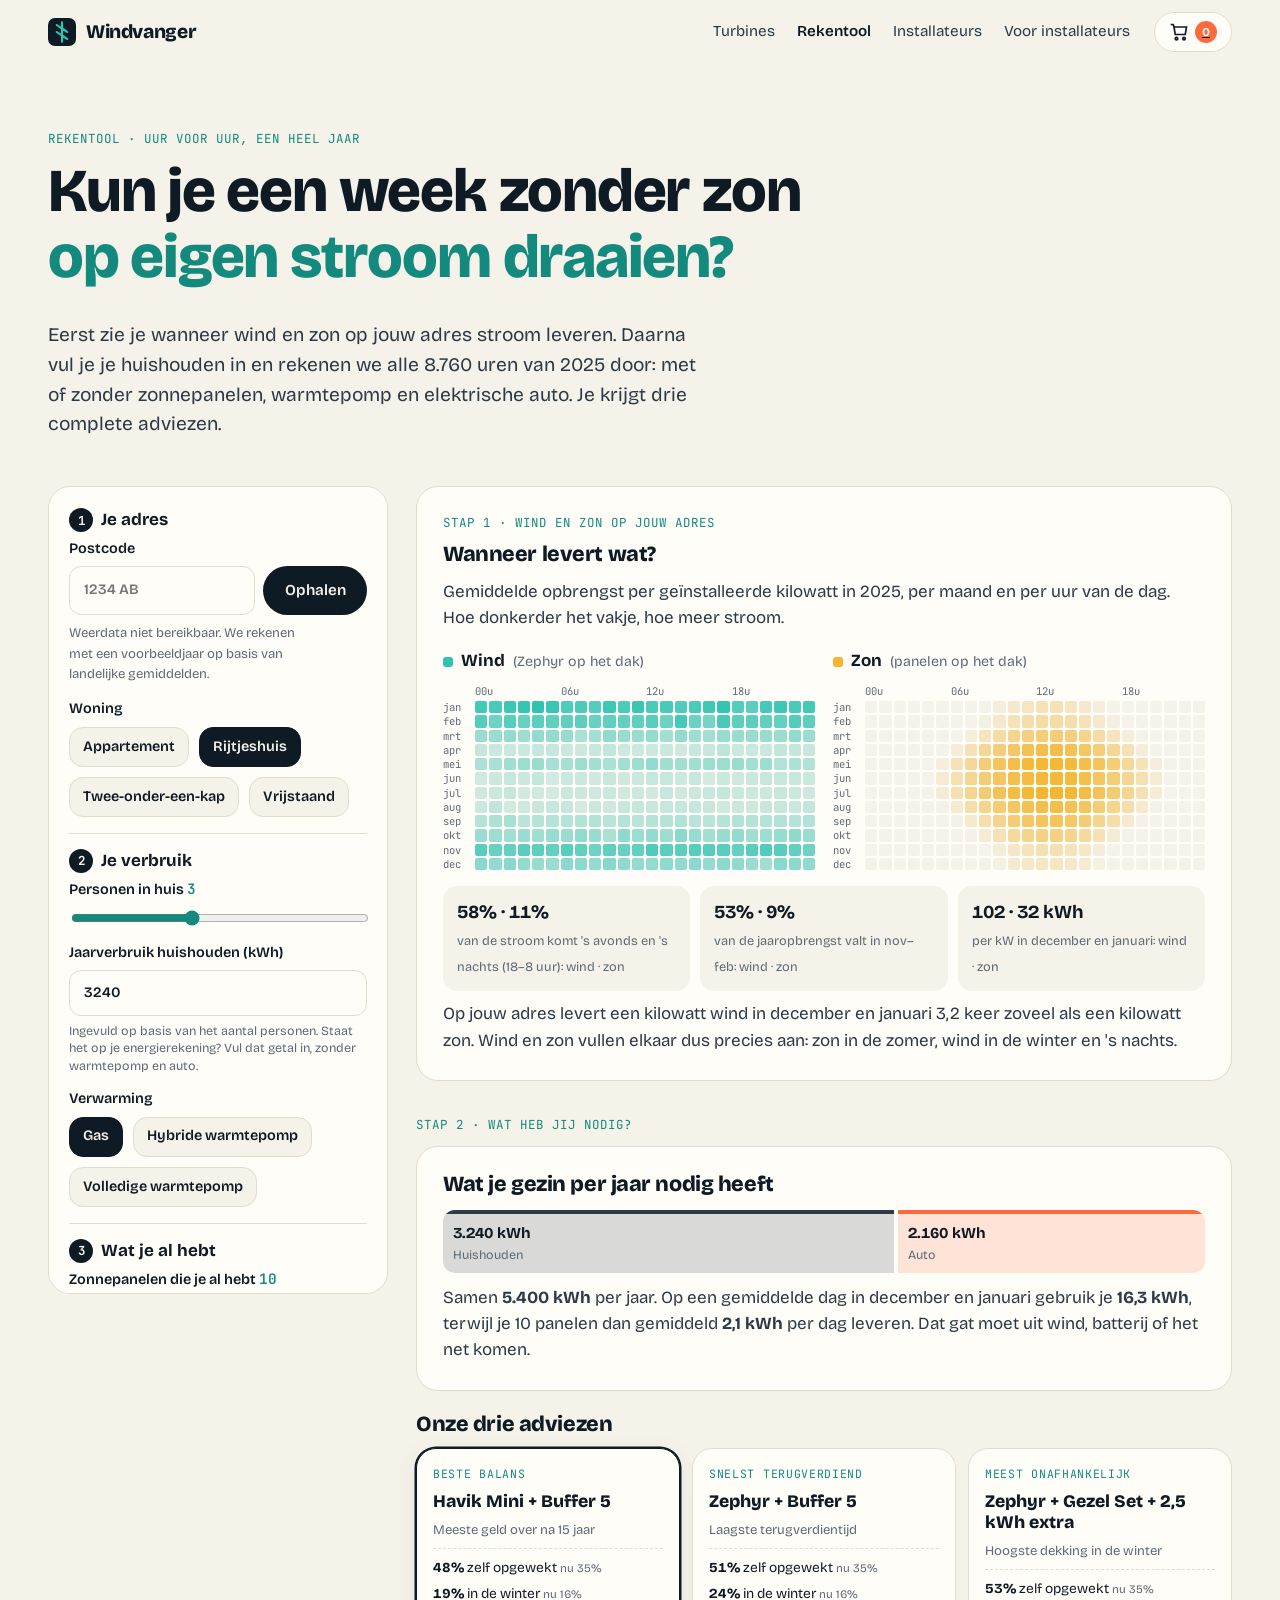
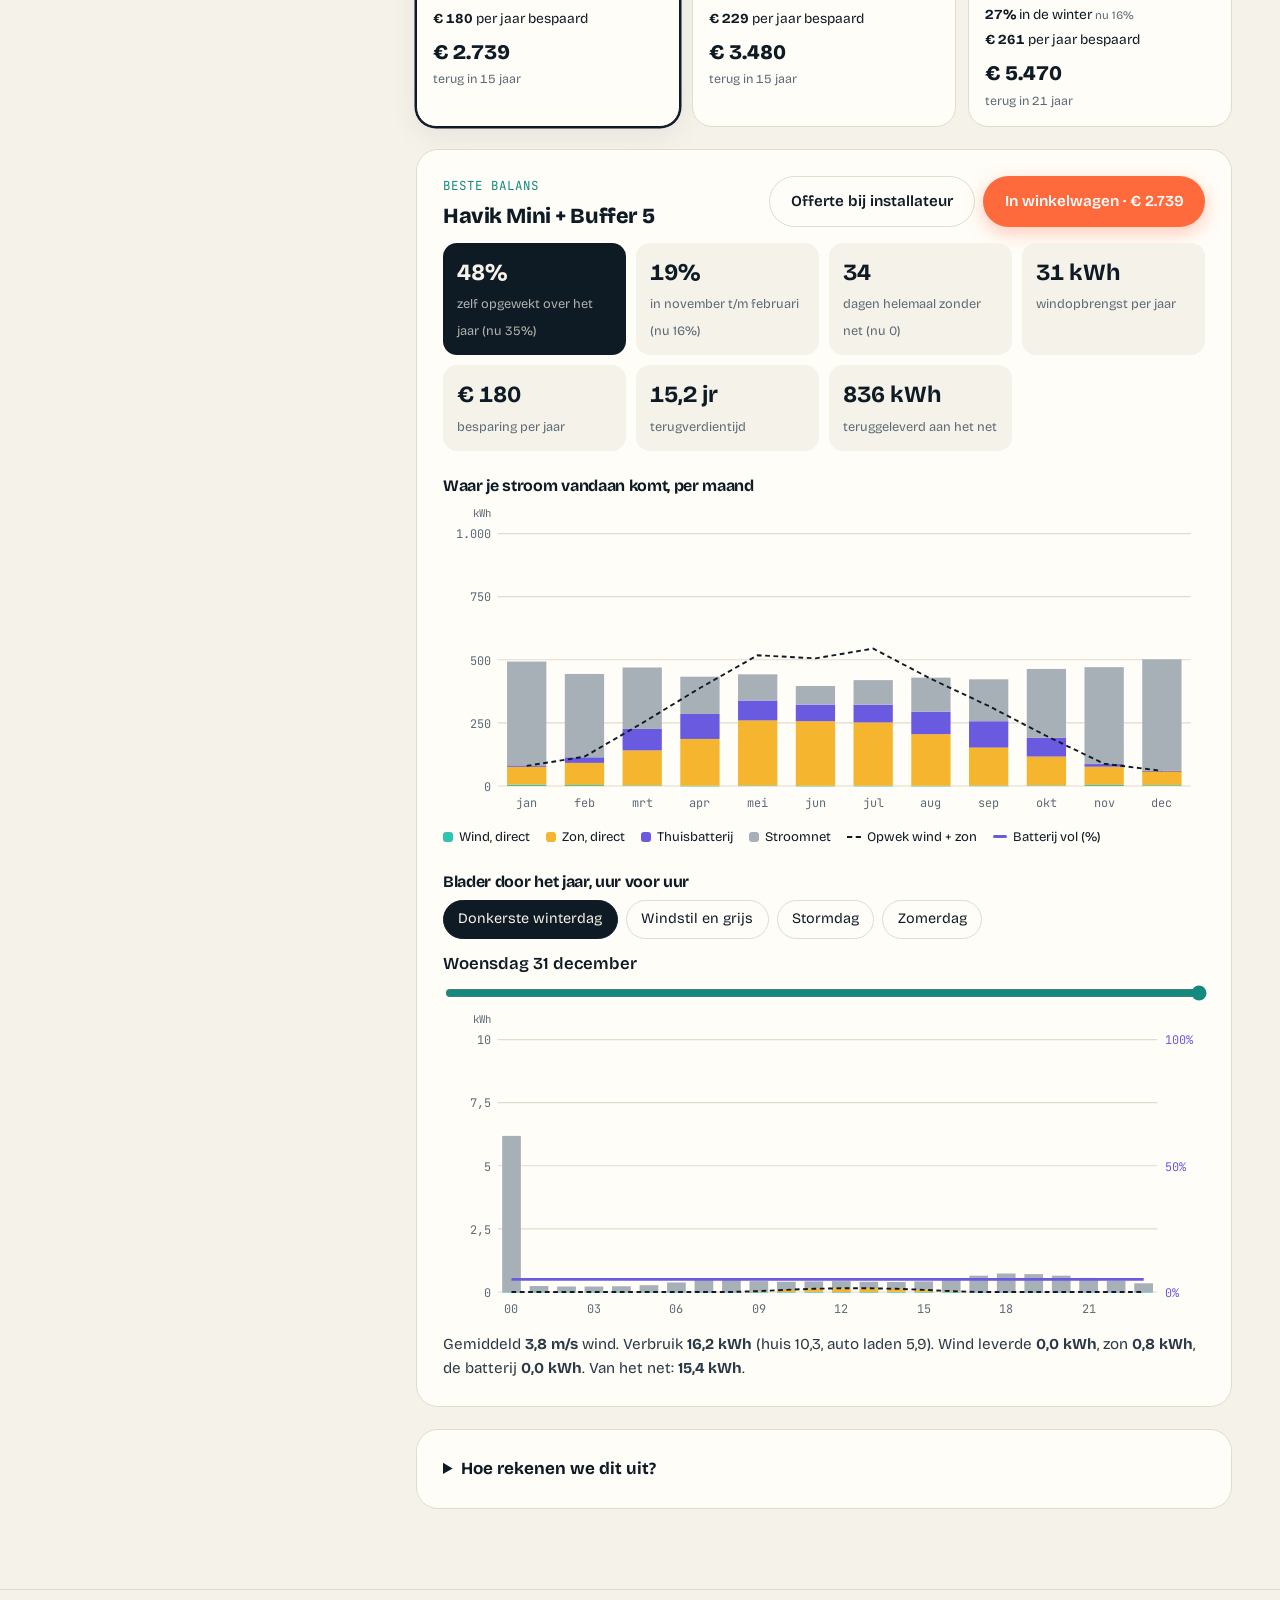
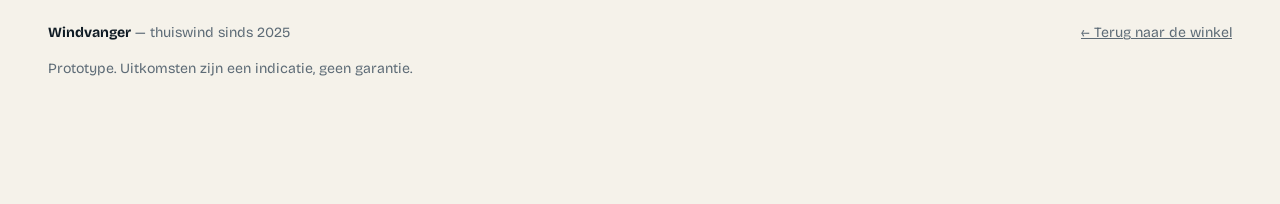
<file: claude/plan.html>
<!doctype html>
<html lang="nl">
<head>
  <meta charset="utf-8">
  <meta name="viewport" content="width=device-width, initial-scale=1, viewport-fit=cover">
  <title>Rekentool — Windvanger</title>
  <meta name="description" content="Bereken uur voor uur welke combinatie van windturbine, zonnepanelen, thuisbatterij en elektrische auto past bij het verbruik van jouw gezin, met echte weerdata van jouw adres.">
  <meta name="theme-color" content="#0f1b24">
  <link rel="icon" href="data:image/svg+xml,%3Csvg xmlns='http://www.w3.org/2000/svg' viewBox='0 0 32 32'%3E%3Crect width='32' height='32' rx='8' fill='%230f1b24'/%3E%3Cpath d='M16 5v22M10 8c4 3 8 5 12 8M10 16c4 3 8 5 12 8' stroke='%2346d9c8' stroke-width='2.4' fill='none' stroke-linecap='round'/%3E%3C/svg%3E">
  <link rel="preconnect" href="https://fonts.googleapis.com">
  <link rel="preconnect" href="https://fonts.gstatic.com" crossorigin>
  <link href="https://fonts.googleapis.com/css2?family=Bricolage+Grotesque:opsz,wght@12..96,400;12..96,600;12..96,800&family=JetBrains+Mono:wght@400;600&display=swap" rel="stylesheet">
  <link rel="stylesheet" href="css/style.css">
  <link rel="stylesheet" href="css/plan.css">
  <script type="module" src="js/plan.js"></script>
</head>
<body>
  <a class="skip" href="#main">Naar inhoud</a>

  <header class="site-header">
    <a class="logo" href="index.html" aria-label="Windvanger, naar de winkel">
      <svg viewBox="0 0 32 32" width="28" height="28" aria-hidden="true"><rect width="32" height="32" rx="8" fill="currentColor"/><path d="M16 5v22M10 8c4 3 8 5 12 8M10 16c4 3 8 5 12 8" stroke="var(--wind)" stroke-width="2.4" fill="none" stroke-linecap="round"/></svg>
      Windvanger
    </a>
    <nav class="nav" aria-label="Hoofdmenu">
      <a href="index.html#turbines">Turbines</a>
      <a href="plan.html" aria-current="page">Rekentool</a>
      <a href="installateurs.html">Installateurs</a>
      <a href="partners.html">Voor installateurs</a>
    </nav>
    <a class="cart-btn" href="index.html#winkelwagen">
      <svg width="20" height="20" viewBox="0 0 24 24" fill="none" stroke="currentColor" stroke-width="2" aria-hidden="true"><path d="M6 6h15l-1.5 9h-12L6 6z"/><path d="M6 6L5 3H2"/><circle cx="9" cy="20" r="1.5"/><circle cx="18" cy="20" r="1.5"/></svg>
      <span class="sr-only">Winkelwagen,</span>
      <span class="cart-count" id="cart-count">0</span>
    </a>
  </header>

  <main id="main" class="plan">
    <section class="plan-intro">
      <p class="eyebrow">Rekentool · uur voor uur, een heel jaar</p>
      <h1>Kun je een week zonder zon <em>op eigen stroom draaien?</em></h1>
      <p class="lead">Eerst zie je wanneer wind en zon op jouw adres stroom leveren. Daarna vul je je huishouden in en rekenen we alle 8.760 uren van 2025 door: met of zonder zonnepanelen, warmtepomp en elektrische auto. Je krijgt drie complete adviezen.</p>
    </section>

    <div class="plan-grid">
      <!-- INVOER -->
      <form class="plan-form" id="plan-form" autocomplete="on">
        <fieldset>
          <legend><span class="step">1</span> Je adres</legend>
          <label class="field">
            <span>Postcode</span>
            <span class="input-row">
              <input id="pc" name="postal-code" autocomplete="postal-code" placeholder="1234 AB" pattern="\s*[1-9][0-9]{3}\s?[A-Za-z]{2}\s*">
              <button class="btn btn-dark" type="button" id="pc-btn">Ophalen</button>
            </span>
          </label>
          <p class="status" id="pc-status" aria-live="polite">Weerdata laden…</p>
          <div class="field">
            <span>Woning</span>
            <div class="choices compact">
              <label><input type="radio" name="home" value="appartement"><span>Appartement</span></label>
              <label><input type="radio" name="home" value="rijtjeshuis" checked><span>Rijtjeshuis</span></label>
              <label><input type="radio" name="home" value="tweekapper"><span>Twee-onder-een-kap</span></label>
              <label><input type="radio" name="home" value="vrijstaand"><span>Vrijstaand</span></label>
            </div>
          </div>
        </fieldset>

        <fieldset>
          <legend><span class="step">2</span> Je verbruik</legend>
          <label class="field">
            <span>Personen in huis <output id="persons-out">3</output></span>
            <input type="range" id="persons" min="1" max="6" value="3">
          </label>
          <label class="field">
            <span>Jaarverbruik huishouden (kWh)</span>
            <input type="number" id="annual" min="500" max="15000" step="10" inputmode="numeric">
            <small class="help">Ingevuld op basis van het aantal personen. Staat het op je energierekening? Vul dat getal in, zonder warmtepomp en auto.</small>
          </label>
          <div class="field">
            <span>Verwarming</span>
            <div class="choices compact">
              <label><input type="radio" name="heat" value="gas" checked><span>Gas</span></label>
              <label><input type="radio" name="heat" value="hybride"><span>Hybride warmtepomp</span></label>
              <label><input type="radio" name="heat" value="wp"><span>Volledige warmtepomp</span></label>
            </div>
          </div>
        </fieldset>

        <fieldset>
          <legend><span class="step">3</span> Wat je al hebt</legend>
          <label class="field">
            <span>Zonnepanelen die je al hebt <output id="panels-out">10</output></span>
            <input type="range" id="panels" min="0" max="30" value="10">
          </label>
          <label class="field">
            <span>Bestaande thuisbatterij <output id="batex-out">geen</output></span>
            <input type="range" id="batex" min="0" max="20" step="1" value="0">
          </label>
        </fieldset>

        <fieldset>
          <legend><span class="step">4</span> Elektrische auto</legend>
          <label class="switch"><input type="checkbox" id="ev-on" checked><span>Ik heb (straks) een elektrische auto</span></label>
          <div class="ev-fields" id="ev-fields">
            <label class="field">
              <span>Kilometers per jaar <output id="evkm-out">12.000</output></span>
              <input type="range" id="evkm" min="3000" max="35000" step="1000" value="12000">
            </label>
            <div class="field">
              <span>Waar is de auto overdag?</span>
              <div class="choices compact">
                <label><input type="radio" name="evpat" value="werk" checked><span>Werkdagen weg</span></label>
                <label><input type="radio" name="evpat" value="thuis"><span>Meestal thuis</span></label>
              </div>
            </div>
            <label class="switch"><input type="checkbox" id="v2h"><span>Auto kan stroom terugleveren aan het huis (bidirectioneel laden)</span></label>
          </div>
        </fieldset>

        <fieldset>
          <legend><span class="step">5</span> Batterij</legend>
          <label class="field">
            <span>Welke batterij?</span>
            <select id="batchoice">
              <option value="auto">Laat de rekentool kiezen</option>
              <option value="buffer-5">Buffer 5 · 5 kWh, 2,5 kW</option>
              <option value="buffer-10">Buffer 10 · 10 kWh, 5 kW, noodstroom</option>
              <option value="buffer-15">Buffer 15 Pro · 15 kWh, 10 kW, hele huis</option>
              <option value="set">Een set (Gezel: Buffer 5, Noorderstorm: Buffer 10)</option>
              <option value="geen">Geen nieuwe batterij</option>
            </select>
          </label>
          <label class="switch"><input type="checkbox" id="backup"><span>Ik wil stroom houden bij een stroomstoring</span></label>
        </fieldset>

        <fieldset>
          <legend><span class="step">6</span> Prijzen en budget</legend>
          <label class="field">
            <span>Stroomprijs <output id="price-out">€ 0,30</output> per kWh</span>
            <input type="range" id="price" min="0.15" max="0.50" step="0.01" value="0.30">
          </label>
          <label class="field">
            <span>Terugleververgoeding <output id="feedin-out">€ 0,05</output> per kWh</span>
            <input type="range" id="feedin" min="-0.05" max="0.15" step="0.01" value="0.05">
            <small class="help">Vanaf 2027 zonder saldering. Negatief als je leverancier terugleverkosten rekent.</small>
          </label>
          <label class="field">
            <span>Maximaal budget <output id="budget-out">€ 6.000</output></span>
            <input type="range" id="budget" min="1000" max="10000" step="250" value="6000">
          </label>
        </fieldset>
      </form>

      <!-- UITKOMST -->
      <div class="plan-out" aria-live="polite">
        <section class="panel" aria-labelledby="vs-title">
          <p class="eyebrow">Stap 1 · wind en zon op jouw adres</p>
          <h2 id="vs-title">Wanneer levert wat?</h2>
          <p class="vs-intro">Gemiddelde opbrengst per geïnstalleerde kilowatt in 2025, per maand en per uur van de dag. Hoe donkerder het vakje, hoe meer stroom.</p>
          <div class="heatmaps">
            <figure><figcaption><span class="dot" style="--c:var(--wind)"></span>Wind <small>(Zephyr op het dak)</small></figcaption><div class="heat" id="heat-wind"></div></figure>
            <figure><figcaption><span class="dot" style="--c:var(--sun)"></span>Zon <small>(panelen op het dak)</small></figcaption><div class="heat" id="heat-sun"></div></figure>
          </div>
          <div class="kpis vs-kpis" id="vs-kpis"></div>
          <p class="vs-text" id="vs-text"></p>
        </section>

        <p class="eyebrow step2">Stap 2 · wat heb jij nodig?</p>
        <section class="panel" aria-labelledby="need-title">
          <h2 id="need-title">Wat je gezin per jaar nodig heeft</h2>
          <div class="need-bar" id="need-bar"></div>
          <p class="need-text" id="need-text"></p>
        </section>

        <section aria-labelledby="pk-title">
          <h2 id="pk-title" class="sub">Onze drie adviezen</h2>
          <div class="packages" id="packages" role="radiogroup" aria-label="Kies een pakket"></div>
          <p class="fine" id="panel-note" hidden>Zonnepanelen leveren we niet zelf; die plaatst je installateur. Prijs is een indicatie van € 330 per paneel inclusief montage.</p>
        </section>

        <section class="panel" aria-labelledby="det-title">
          <div class="det-head">
            <div>
              <p class="eyebrow" id="det-eyebrow">Gekozen pakket</p>
              <h2 id="det-title">–</h2>
            </div>
            <div class="det-actions">
              <a class="btn btn-ghost" id="det-installer" href="installateurs.html">Offerte bij installateur</a>
              <button class="btn btn-primary" id="det-buy">In winkelwagen</button>
            </div>
          </div>
          <div class="kpis" id="det-kpis"></div>

          <h3 class="chart-title">Waar je stroom vandaan komt, per maand</h3>
          <div class="chart-wrap" id="month-chart"></div>
          <div class="legend src-legend" id="legend"></div>

          <h3 class="chart-title">Blader door het jaar, uur voor uur</h3>
          <div class="day-tools">
            <button class="chip" data-jump="dark">Donkerste winterdag</button>
            <button class="chip" data-jump="calm">Windstil en grijs</button>
            <button class="chip" data-jump="storm">Stormdag</button>
            <button class="chip" data-jump="summer">Zomerdag</button>
          </div>
          <label class="field day-slider">
            <span id="day-label">–</span>
            <input type="range" id="day" min="0" max="364" value="0" aria-describedby="day-text">
          </label>
          <div class="chart-wrap" id="day-chart"></div>
          <p class="day-text" id="day-text"></p>
        </section>

        <details class="panel method">
          <summary>Hoe rekenen we dit uit?</summary>
          <ul>
            <li><b>Weer:</b> gemeten wind (10 m), zoninstraling en temperatuur per uur in 2025 voor jouw postcode (Open-Meteo, ERA5-heranalyse). Locatie via PDOK.</li>
            <li><b>Wind:</b> windsnelheid omgerekend naar montagehoogte, vermogenscurve per turbine (start- en nominale windsnelheid), gemiddeld over vlagen binnen het uur.</li>
            <li><b>Zon:</b> 410 Wp per paneel, schuine opstelling, 80% systeemrendement.</li>
            <li><b>Huishouden:</b> gemiddeld verbruik per gezinsgrootte met een ochtend- en avondpiek en meer verbruik in de winter.</li>
            <li><b>Warmtepomp:</b> warmtevraag stijgt als het kouder is dan 16 °C, rendement daalt bij vorst.</li>
            <li><b>Auto:</b> 0,18 kWh per km, 60 kWh accu. Laden met overschot als de auto thuis is, anders 's nachts van het net. Bidirectioneel laden houdt altijd een reserve voor de volgende rit.</li>
            <li><b>Batterij:</b> per model de eigen opslag en het eigen laad- en ontlaadvermogen (Buffer 5: 2,5 kW, Buffer 10: 5 kW, Buffer 15 Pro: 10 kW). 90% bruikbaar, 90% rendement heen en terug. Overschot gaat eerst naar de auto, dan de batterij, dan het net. Een bestaande batterij telt mee met de helft van de opslag als vermogen.</li>
            <li><b>Besparing:</b> verschil met je huidige situatie (zelfde panelen, batterij en auto, zonder het pakket). Bebouwing en bomen vlak bij je huis kunnen de windopbrengst verlagen; dat checken we gratis vóór installatie.</li>
          </ul>
        </details>
      </div>
    </div>
  </main>

  <footer class="site-footer">
    <div><strong>Windvanger</strong> — thuiswind sinds 2025<p>Prototype. Uitkomsten zijn een indicatie, geen garantie.</p></div>
    <a href="index.html">← Terug naar de winkel</a>
  </footer>

  <div class="toast" id="toast" role="status" aria-live="polite"></div>
</body>
</html>
</file>
<file: css/style.css>
/* WINDVANGER — eigen stijl: stormblauw + bliksemgeel */
:root {
  --ink: #f4f7fb;
  --ink-2: #ffffff;
  --panel: #e9eef6;
  --line: #c9d5e6;
  --text: #14213a;
  --muted: #5a6b85;
  --accent: #f5b800;
  --accent-2: #0aa08c;
  --radius: 18px;
  --font-head: "Sora", system-ui, sans-serif;
  --font-mono: "Space Mono", monospace;
}

* { box-sizing: border-box; margin: 0; padding: 0; }
html { scroll-behavior: smooth; }
body {
  background: var(--ink);
  color: var(--text);
  font-family: var(--font-head);
  line-height: 1.6;
}
.mono { font-family: var(--font-mono); }
.accent { color: var(--accent); }
.skip { position: absolute; left: -9999px; }
.skip:focus { left: 1rem; top: 1rem; z-index: 99; background: var(--accent); color: var(--ink); padding: .5rem 1rem; border-radius: 8px; }

/* ---------- Header ---------- */
.site-header {
  position: sticky; top: 0; z-index: 40;
  display: flex; align-items: center; gap: 2rem;
  padding: 1rem clamp(1rem, 4vw, 3rem);
  background: rgba(255, 255, 255, .85);
  backdrop-filter: blur(12px);
  border-bottom: 1px solid var(--line);
}
.logo {
  display: flex; align-items: center; gap: .6rem;
  color: var(--text); text-decoration: none;
  font-weight: 800; letter-spacing: .08em; font-size: 1.05rem;
}
.logo-mark { width: 28px; height: 28px; color: var(--accent); }
.spin { transform-origin: 16px 8px; animation: spin 3s linear infinite; }
.spin-2 { animation-duration: 3s; animation-direction: reverse; }
@keyframes spin { to { transform: rotate(360deg); } }

.main-nav { display: flex; gap: 1.4rem; margin-left: auto; }
.main-nav a { color: var(--muted); text-decoration: none; font-size: .92rem; font-weight: 600; }
.main-nav a:hover { color: var(--accent); }
@media (max-width: 820px) { .main-nav { display: none; } }

.cart-btn {
  display: flex; align-items: center; gap: .5rem;
  background: var(--panel); color: var(--text);
  border: 1px solid var(--line); border-radius: 999px;
  padding: .5rem 1rem; font: 600 .85rem var(--font-head);
  cursor: pointer;
}
.cart-btn:hover { border-color: var(--accent); }
.lang-btn {
  display: flex; align-items: center;
  background: var(--panel); color: var(--accent-2);
  border: 1px solid var(--line); border-radius: 999px;
  padding: 0 .8rem; height: 38px;
  font: 700 .8rem var(--font-mono); text-decoration: none; letter-spacing: .05em;
}
.lang-btn:hover { border-color: var(--accent); }
.cart-count {
  background: var(--accent); color: var(--ink);
  border-radius: 999px; min-width: 1.4em; text-align: center;
  font: 700 .78rem var(--font-mono); padding: 0 .3em;
}

/* ---------- Hero ---------- */
.hero {
  display: grid; grid-template-columns: 1.1fr .9fr; gap: 3rem;
  align-items: center;
  padding: clamp(3rem, 8vw, 7rem) clamp(1rem, 4vw, 3rem);
  max-width: 1180px; margin: 0 auto;
}
@media (max-width: 900px) { .hero { grid-template-columns: 1fr; } }
.kicker { color: var(--accent-2); font-size: .85rem; letter-spacing: .12em; margin-bottom: 1rem; }
.hero h1 {
  font-size: clamp(2.4rem, 6vw, 4.4rem);
  font-weight: 800; line-height: 1.05; letter-spacing: -.02em;
  margin-bottom: 1.2rem;
}
.hero h1 em { font-style: normal; color: var(--accent); }
.lede { color: var(--muted); font-size: 1.08rem; max-width: 34em; margin-bottom: 1.8rem; }
.lede strong { color: var(--text); }
.hero-cta { display: flex; gap: .8rem; flex-wrap: wrap; margin-bottom: 2rem; }
.hero-stats { display: flex; gap: 2.2rem; list-style: none; flex-wrap: wrap; }
.hero-stats li { display: flex; flex-direction: column; }
.hero-stats strong { font-size: 1.25rem; color: var(--accent); }
.hero-stats span { color: var(--muted); font-size: .75rem; }

/* ---------- Knoppen ---------- */
.btn {
  display: inline-block; text-decoration: none; cursor: pointer;
  border-radius: 999px; font: 600 .95rem var(--font-head);
  padding: .8rem 1.6rem; border: 1px solid transparent;
  transition: transform .15s ease, box-shadow .15s ease;
}
.btn:hover { transform: translateY(-2px); }
.btn-primary { background: var(--accent); color: var(--ink); box-shadow: 0 6px 24px rgba(255, 212, 71, .25); }
.btn-primary:hover { box-shadow: 0 10px 32px rgba(255, 212, 71, .35); }
.btn-ghost { background: transparent; color: var(--text); border-color: var(--line); }
.btn-ghost:hover { border-color: var(--accent); }
.btn-sm { padding: .5rem 1.1rem; font-size: .85rem; }
.btn-block { width: 100%; }

/* ---------- Turbine-illustratie ---------- */
.hero-art { position: relative; min-height: 420px; overflow: hidden; }
.turbine { position: relative; width: 120px; }
.pole {
  position: absolute; left: 50%; bottom: 0; transform: translateX(-50%);
  width: 8px; height: 55%;
  background: linear-gradient(var(--line), #a8bdd8);
  border-radius: 4px;
}
.rotor {
  position: absolute; left: 50%; top: 0;
  width: 90px; height: 90px; margin-left: -45px;
  transform-origin: 50% 50%;
  animation: spin 6s linear infinite;
}
.blade {
  position: absolute; inset: 0;
  border-radius: 50% 50% 50% 0;
  opacity: .92;
}
.blade.b1 { background: conic-gradient(from 200deg, var(--accent), transparent 60%); }
.blade.b2 { background: conic-gradient(from 320deg, var(--accent-2), transparent 60%); transform: rotate(120deg); }
.blade.b3 { background: conic-gradient(from 80deg, #7aa2ff, transparent 60%); transform: rotate(240deg); }
.turbine-xl { position: absolute; left: 12%; bottom: 0; width: 220px; height: 360px; }
.turbine-xl .rotor { width: 180px; height: 180px; margin-left: -90px; animation-duration: 7s; }
.turbine-sm { position: absolute; right: 8%; bottom: 0; width: 130px; height: 220px; opacity: .85; }
.turbine-sm .rotor { animation-duration: 4.5s; }
.wind-lines { position: absolute; top: 15%; left: -10%; right: 0; }
.wind-lines span {
  display: block; height: 2px; margin: 1.4rem 0;
  background: linear-gradient(90deg, transparent, var(--line), transparent);
  animation: drift 3s ease-in-out infinite;
}
.wind-lines span:nth-child(2) { animation-delay: .4s; width: 80%; }
.wind-lines span:nth-child(3) { animation-delay: .8s; width: 60%; }
.wind-lines span:nth-child(4) { animation-delay: 1.2s; width: 90%; }
@keyframes drift { 50% { transform: translateX(30px); opacity: .6; } }
@media (max-width: 900px) { .hero-art { display: none; } }

/* ---------- Secties ---------- */
.section-head { max-width: 720px; margin: 0 auto 2.5rem; text-align: center; }
.section-head h2 { font-size: clamp(1.7rem, 4vw, 2.6rem); font-weight: 800; letter-spacing: -.02em; margin-bottom: .6rem; }
.section-head p { color: var(--muted); }

.shop, .battery, .grid, .faq, .newsletter {
  padding: clamp(3rem, 7vw, 5.5rem) clamp(1rem, 4vw, 3rem);
  max-width: 1180px; margin: 0 auto;
}
.battery { border-top: 1px solid var(--line); }
.grid-section, .faq { border-top: 1px solid var(--line); }

/* Filters */
.filters { display: flex; gap: .6rem; flex-wrap: wrap; justify-content: center; margin-bottom: 2.2rem; }
.chip {
  background: var(--panel); color: var(--muted);
  border: 1px solid var(--line); border-radius: 999px;
  padding: .45rem 1.1rem; font: 600 .82rem var(--font-head);
  cursor: pointer;
}
.chip:hover { color: var(--text); }
.chip.active { background: var(--accent); border-color: var(--accent); color: var(--ink); }

/* Productgrid */
.product-grid {
  display: grid; gap: 1.6rem;
  grid-template-columns: repeat(auto-fill, minmax(290px, 1fr));
}
.product {
  background: var(--ink-2);
  border: 1px solid var(--line);
  border-radius: var(--radius);
  overflow: hidden;
  display: flex; flex-direction: column;
  transition: transform .18s ease, border-color .18s ease;
}
.product:hover { transform: translateY(-4px); border-color: var(--accent); }
.product-art {
  position: relative; height: 190px;
  background: radial-gradient(circle at 60% 20%, #dce7f4, var(--ink-2));
  display: flex; align-items: flex-end; justify-content: center;
}
.product-art .turbine { width: 110px; height: 150px; margin-bottom: 14px; }
.product-art .rotor { width: 80px; height: 80px; margin-left: -40px; }
.product-info { padding: 1.2rem 1.4rem 1.4rem; display: flex; flex-direction: column; gap: .55rem; flex: 1; }
.product-name { font-size: 1.15rem; font-weight: 800; }
.product-tag { color: var(--accent-2); font-size: .72rem; letter-spacing: .1em; text-transform: uppercase; }
.product-desc { color: var(--muted); font-size: .9rem; }
.product-specs { list-style: none; display: flex; flex-wrap: wrap; gap: .4rem; }
.product-specs li {
  border: 1px solid var(--line); border-radius: 6px;
  padding: .15rem .55rem; font-size: .72rem; color: var(--muted);
}
.product-foot { display: flex; align-items: center; justify-content: space-between; margin-top: auto; padding-top: .5rem; }
.product-price { font: 700 1.1rem var(--font-mono); color: var(--accent); }
.link-more {
  background: none; border: none; color: var(--accent-2);
  font: 600 .85rem var(--font-head); cursor: pointer; text-align: left; padding: 0;
}
.link-more:hover { text-decoration: underline; }

/* Batterij */
.battery-grid { display: grid; gap: 1.2rem; grid-template-columns: repeat(auto-fit, minmax(230px, 1fr)); }
.b-card {
  background: var(--ink-2); border: 1px solid var(--line);
  border-radius: var(--radius); padding: 1.5rem;
}
.b-card h3 { margin-bottom: .5rem; font-size: 1.1rem; }
.b-card p { color: var(--muted); font-size: .92rem; }
.b-num { color: var(--accent); font-size: .8rem; letter-spacing: .15em; display: block; margin-bottom: .8rem; }
.b-card-accent { background: linear-gradient(160deg, #fff6d8, var(--ink-2)); border-color: var(--accent); }
.b-card-accent h3 { color: var(--accent); }

/* Grid-schema (SVG) */
.schema-wrap {
  max-width: 760px; margin: 0 auto 1.6rem;
}
.schema {
  width: 100%; height: auto; display: block;
  background: var(--ink-2);
  border: 1px solid var(--line); border-radius: var(--radius);
  padding: 1rem;
}
.schema .node rect {
  fill: var(--panel); stroke: var(--line); stroke-width: 1.5;
}
.schema .node-core rect {
  stroke: var(--accent);
  filter: drop-shadow(0 0 12px rgba(255, 212, 71, .25));
}
.schema .node-backup rect { stroke-dasharray: 6 4; opacity: .8; }
.schema .icon { font-size: 26px; text-anchor: middle; }
.schema .label {
  font-family: var(--font-mono); font-size: 12px;
  fill: var(--text); text-anchor: middle;
}
.schema .label-sm {
  font-family: var(--font-mono); font-size: 11px;
  fill: var(--accent-2); text-anchor: middle;
}
.schema .link {
  stroke: var(--line); stroke-width: 2; fill: none;
}
.schema .link-strong { stroke: var(--muted); }
.schema .link-backup {
  stroke: var(--muted); stroke-width: 2;
  stroke-dasharray: 6 5; opacity: .6;
}
.schema .dot { fill: var(--accent); }
.schema .dot-wind { fill: #5b8dd6; }
.schema .dot-zon { fill: var(--accent); }
.schema .dot-bat { fill: var(--accent); }
.schema .dot-wind-on { fill: #5b8dd6; }
.schema .dot-grid { fill: var(--muted); }
.schema .switch circle {
  fill: var(--ink-2); stroke: var(--accent-2); stroke-width: 2;
}
.schema-legend {
  display: flex; gap: 1.6rem; justify-content: center;
  font-size: .72rem; color: var(--muted); margin-top: .8rem;
}
.schema-legend .dot {
  display: inline-block; width: 10px; height: 10px; border-radius: 50%;
  margin-right: .4rem; vertical-align: middle;
}
.schema-legend .dash {
  display: inline-block; width: 22px; height: 0;
  border-top: 2px dashed var(--muted); opacity: .6;
  margin-right: .4rem; vertical-align: middle;
}
.grid-note { text-align: center; color: var(--muted); max-width: 42em; margin: 0 auto; }
.grid-note strong { color: var(--text); }

/* dB-vergelijking (FAQ) */
.db-vergelijk {
  display: flex; flex-direction: column; gap: .45rem;
  margin-top: 1rem; padding: 1rem;
  background: var(--panel); border-radius: 12px;
  border: 1px solid var(--line);
}
.db-row {
  display: grid; grid-template-columns: 130px 1fr 90px;
  align-items: center; gap: .8rem;
  font-size: .75rem;
}
.db-label { color: var(--text); }
.db-bar {
  height: 12px; border-radius: 6px;
  background: var(--accent-2);
  width: var(--w);
  min-width: 8%;
}
.db-bar-loud { background: #e8946a; }
.db-val { color: var(--muted); text-align: right; }
@media (max-width: 560px) {
  .db-row { grid-template-columns: 90px 1fr 70px; font-size: .68rem; }
}

/* FAQ */
.faq-list { max-width: 760px; margin: 0 auto; display: flex; flex-direction: column; gap: .8rem; }
details {
  background: var(--ink-2); border: 1px solid var(--line);
  border-radius: 14px; padding: 1rem 1.3rem;
}
summary { cursor: pointer; font-weight: 700; font-size: .98rem; list-style-position: inside; }
summary::marker { color: var(--accent); }
details p { color: var(--muted); font-size: .92rem; margin-top: .6rem; }
details[open] { border-color: var(--accent); }

/* Rektool */
.calc { border-top: 1px solid var(--line); }
.calc-panel {
  max-width: 960px; margin: 0 auto;
  background: var(--ink-2); border: 1px solid var(--line);
  border-radius: var(--radius); padding: 2rem;
  display: flex; flex-direction: column; gap: 1.6rem;
}
.calc-inputs {
  display: grid; gap: 1.2rem;
  grid-template-columns: repeat(auto-fit, minmax(180px, 1fr));
}
.calc-field {
  display: flex; flex-direction: column; gap: .4rem;
  font-size: .85rem; font-weight: 600; min-width: 0;
}
.calc-field input, .calc-field select {
  width: 100%;
}
.calc-field input[type="range"] { accent-color: var(--accent); }
.calc-field select, .calc-field input[type="number"] {
  background: var(--panel); color: var(--text);
  border: 1px solid var(--line); border-radius: 10px;
  padding: .5rem .8rem; font: 600 .9rem var(--font-head);
  box-sizing: border-box;
}
.calc-field select:focus, .calc-field input:focus { outline: none; border-color: var(--accent); }
.calc-field output { color: var(--accent-2); font-size: .8rem; }
.calc-modes {
  display: flex; gap: .6rem; justify-content: center;
  margin-bottom: .4rem;
}
.calc-mode {
  background: var(--panel); color: var(--muted);
  border: 1px solid var(--line); border-radius: 999px;
  padding: .45rem 1.2rem; font: 600 .82rem var(--font-head);
  cursor: pointer;
}
.calc-mode:hover { color: var(--text); }
.calc-mode.active {
  background: var(--accent); border-color: var(--accent); color: var(--ink);
}
.calc-legend {
  display: flex; gap: 1.4rem; justify-content: center;
  font-family: var(--font-mono); font-size: .75rem; color: var(--muted);
}
.calc-legend .dot {
  display: inline-block; width: 10px; height: 10px; border-radius: 3px;
  margin-right: .4rem; vertical-align: middle;
}
.calc-legend .dot-solar { background: var(--accent); }
.calc-legend .dot-wind { background: #5b8dd6; }
.calc-chart {
  display: flex; align-items: stretch; gap: 6px;
  height: 240px; padding: 0 .4rem 1.5rem;
  border-bottom: 2px solid var(--line);
}
.calc-bar { flex: 1; display: flex; flex-direction: column; min-width: 0; }
.calc-bar .bar-stack {
  flex: 1;
  display: flex; flex-direction: column; justify-content: flex-end;
}
.calc-bar .bar-solar { background: var(--accent); border-radius: 4px 4px 0 0; }
.calc-bar .bar-wind { background: #5b8dd6; border-radius: 4px 4px 0 0; margin-top: 3px; }
.calc-bar .bar-month { text-align: center; font-size: .68rem; color: var(--muted); font-family: var(--font-mono); padding-top: .35rem; }
.calc-results {
  display: grid; gap: .8rem;
  grid-template-columns: repeat(5, 1fr);
}
@media (max-width: 1000px) {
  .calc-results { grid-template-columns: repeat(3, 1fr); }
}
@media (max-width: 640px) {
  .calc-results { grid-template-columns: repeat(2, 1fr); }
}
.calc-stat {
  border: 1px solid var(--line); border-radius: 12px; padding: .9rem 1.1rem;
  display: flex; flex-direction: column; gap: .15rem;
}
.calc-stat strong { font-size: 1.2rem; color: var(--accent); }
.calc-stat span { font-size: .72rem; color: var(--muted); font-family: var(--font-head); }
.calc-note {
  font-size: .72rem; color: var(--muted); line-height: 1.6;
  margin: 0; padding: .8rem 1rem;
  border-left: 3px solid var(--accent-2);
  background: var(--panel);
  border-radius: 8px;
}

/* Gemeente-regels */
.regels { border-top: 1px solid var(--line); }
.regels-grid { display: grid; gap: 1.2rem; grid-template-columns: repeat(auto-fit, minmax(240px, 1fr)); }
.r-card {
  background: var(--ink-2); border: 1px solid var(--line);
  border-radius: var(--radius); padding: 1.5rem;
}
.r-card h3 { margin-bottom: .5rem; font-size: 1.05rem; }
.r-card p { color: var(--muted); font-size: .9rem; }
.r-num { color: var(--accent); font-size: .8rem; letter-spacing: .15em; display: block; margin-bottom: .8rem; }
.r-card-accent { background: linear-gradient(160deg, #fff6d8, var(--ink-2)); border-color: var(--accent); }
.regels-note {
  font-size: .72rem; color: var(--muted); text-align: center;
  max-width: 46em; margin: 1.4rem auto 0; line-height: 1.6;
}

/* Newsletter */
.newsletter { text-align: center; }
.newsletter h2 { font-size: clamp(1.6rem, 3.5vw, 2.2rem); margin-bottom: .5rem; }
.newsletter p { color: var(--muted); margin-bottom: 1.4rem; }
.newsletter-form { display: flex; gap: .6rem; justify-content: center; flex-wrap: wrap; }
.newsletter-form input {
  background: var(--ink-2); border: 1px solid var(--line);
  border-radius: 999px; padding: .8rem 1.3rem;
  color: var(--text); font: 400 .95rem var(--font-head);
  min-width: 260px;
}
.newsletter-form input:focus { outline: none; border-color: var(--accent); }
.form-msg { margin-top: 1rem; color: var(--accent-2); min-height: 1.4em; font-size: .85rem; }

/* Footer */
.site-footer {
  border-top: 1px solid var(--line);
  padding: 2rem clamp(1rem, 4vw, 3rem);
  text-align: center; color: var(--muted); font-size: .82rem;
}

/* ---------- Cart ---------- */
.cart-overlay, .modal-overlay {
  position: fixed; inset: 0; z-index: 50;
  background: rgba(20, 33, 58, .45);
  backdrop-filter: blur(3px);
}
.cart-overlay[hidden], .modal-overlay[hidden] { display: none; }
.cart {
  position: fixed; top: 0; right: 0; bottom: 0; z-index: 60;
  width: min(420px, 100%);
  background: var(--ink-2); border-left: 1px solid var(--line);
  display: flex; flex-direction: column;
  animation: slide-in .25s ease;
}
.cart[hidden] { display: none; }
.modal[hidden] { display: none; }
@keyframes slide-in { from { transform: translateX(40px); opacity: 0; } }
.cart-head {
  display: flex; align-items: center; justify-content: space-between;
  padding: 1.2rem 1.4rem; border-bottom: 1px solid var(--line);
}
.cart-head h2 { font-size: 1.1rem; }
.cart-close, .modal-close {
  background: none; border: 1px solid var(--line); color: var(--text);
  width: 34px; height: 34px; border-radius: 50%; cursor: pointer; font-size: .9rem;
}
.cart-close:hover, .modal-close:hover { border-color: var(--accent); }
.cart-items { list-style: none; flex: 1; overflow-y: auto; padding: 1rem 1.4rem; }
.cart-item { display: flex; gap: .9rem; align-items: center; padding: .8rem 0; border-bottom: 1px solid var(--line); }
.ci-name { font-weight: 700; font-size: .92rem; flex: 1; }
.ci-price { font-family: var(--font-mono); color: var(--accent); font-size: .9rem; }
.qty { display: flex; align-items: center; gap: .5rem; }
.qty button {
  width: 26px; height: 26px; border-radius: 8px;
  background: var(--panel); border: 1px solid var(--line); color: var(--text);
  cursor: pointer; font-size: 1rem; line-height: 1;
}
.qty button:hover { border-color: var(--accent); }
.qty span { font-family: var(--font-mono); min-width: 1.2em; text-align: center; }
.ci-remove { background: none; border: none; color: var(--muted); cursor: pointer; font-size: .8rem; }
.ci-remove:hover { color: #ff7676; }
.cart-empty { text-align: center; color: var(--muted); padding: 3rem 1.5rem; }
.cart-foot { padding: 1.2rem 1.4rem; border-top: 1px solid var(--line); display: flex; flex-direction: column; gap: .8rem; }
.cart-total { display: flex; justify-content: space-between; font-size: 1rem; }
.cart-total span:last-child { color: var(--accent); font-weight: 700; font-size: 1.15rem; }
.cart-hint { font-size: .72rem; color: var(--muted); text-align: center; }

/* ---------- Modal ---------- */
.modal {
  position: fixed; z-index: 70; inset: 6vh 1rem;
  max-width: 720px; margin: 0 auto; height: fit-content; max-height: 88vh;
  background: var(--ink-2); border: 1px solid var(--line); border-radius: var(--radius);
  overflow-y: auto; padding: 2rem 2.2rem;
  animation: pop .2s ease;
}
@keyframes pop { from { transform: scale(.97); opacity: 0; } }
.modal-close { position: absolute; top: 1rem; right: 1rem; }
.modal-body h3 { font-size: 1.5rem; margin-bottom: .2rem; }
.m-tag { color: var(--accent-2); font-size: .75rem; letter-spacing: .12em; text-transform: uppercase; margin-bottom: 1rem; display: block; }
.m-art { height: 170px; display: flex; align-items: flex-end; justify-content: center; margin-bottom: 1.4rem;
  background: radial-gradient(circle at 60% 20%, #dce7f4, var(--ink-2)); border-radius: 14px; }
.m-art .turbine { width: 120px; height: 140px; }
.m-desc { color: var(--muted); margin-bottom: 1.2rem; }
.m-specs { list-style: none; display: grid; grid-template-columns: 1fr 1fr; gap: .6rem; margin-bottom: 1.4rem; }
.m-specs li { border: 1px solid var(--line); border-radius: 10px; padding: .6rem .9rem; font-size: .82rem; font-family: var(--font-mono); }
.m-specs strong { color: var(--accent); display: block; font-size: .68rem; letter-spacing: .1em; margin-bottom: .2rem; }
.m-foot { display: flex; align-items: center; justify-content: space-between; gap: 1rem; flex-wrap: wrap; }
.m-price { font: 700 1.4rem var(--font-mono); color: var(--accent); }

/* Toast */
.toast {
  position: fixed; bottom: 1.5rem; left: 50%; transform: translateX(-50%);
  background: var(--panel); border: 1px solid var(--accent);
  color: var(--text); padding: .7rem 1.3rem; border-radius: 999px;
  font-size: .82rem; z-index: 80; opacity: 0; pointer-events: none;
  transition: opacity .25s ease, bottom .25s ease;
}
.toast.show { opacity: 1; bottom: 2.2rem; }

.product-art img { width: 100%; height: 100%; object-fit: cover; }

.m-art img { width: 100%; height: auto; max-height: 300px; object-fit: contain; }

.hero-art img { width: 100%; height: 100%; object-fit: cover; border-radius: var(--radius); }


/* Rekentool resultaten */
.calc-summary {
  display: grid;
  grid-template-columns: repeat(auto-fit, minmax(200px, 1fr));
  gap: 1rem;
  margin-bottom: 1.5rem;
}

.calc-result-card {
  background: var(--ink-2);
  border: 1px solid var(--line);
  border-radius: var(--radius);
  padding: 1.2rem;
  text-align: center;
}

.calc-result-card.calc-result-highlight {
  background: linear-gradient(160deg, #fff6d8, var(--ink-2));
  border-color: var(--accent);
}

.calc-result-label {
  display: block;
  font-size: .8rem;
  color: var(--muted);
  margin-bottom: .4rem;
}

.calc-result-value {
  display: block;
  font-size: 1.5rem;
  font-weight: 800;
  color: var(--text);
}

.calc-result-card.calc-result-highlight .calc-result-value {
  color: var(--accent);
}

.calc-result-card.calc-result-highlight .calc-result-label {
  color: var(--accent);
  opacity: .8;
}
</file>
<file: claude/css/style.css>
:root {
  --ink: #0f1b24;
  --ink-2: #2b3a46;
  --muted: #5d6b76;
  --paper: #f5f2ea;
  --card: #fffdf8;
  --line: #e2dccd;
  --wind: #2fc4b2;
  --wind-deep: #138a7d;
  --sun: #f5b52e;
  --accent: #ff6a3d;
  --danger: #d6453d;
  --radius: 18px;
  --shadow: 0 1px 2px rgb(15 27 36 / .06), 0 8px 30px rgb(15 27 36 / .07);
  --font: "Bricolage Grotesque", system-ui, sans-serif;
  --mono: "JetBrains Mono", ui-monospace, monospace;
  color-scheme: light;
}

@media (prefers-color-scheme: dark) {
  :root {
    --ink: #eef2ee;
    --ink-2: #c7d1d0;
    --muted: #93a2a8;
    --paper: #0d161d;
    --card: #15212a;
    --line: #26343e;
    --wind-deep: #46d9c8;
    --shadow: 0 1px 2px rgb(0 0 0 / .3), 0 8px 30px rgb(0 0 0 / .25);
    color-scheme: dark;
  }
}

*, *::before, *::after { box-sizing: border-box; }
[hidden] { display: none !important; }
html { scroll-behavior: smooth; scroll-padding-top: 80px; -webkit-text-size-adjust: 100%; }
@media (prefers-reduced-motion: reduce) { html { scroll-behavior: auto; } *, *::before, *::after { animation-duration: .01ms !important; transition-duration: .01ms !important; } }
body { margin: 0; font-family: var(--font); color: var(--ink); background: var(--paper); line-height: 1.55; font-size: 17px; overflow-x: hidden; }
img, svg { max-width: 100%; }
a { color: inherit; }
h1, h2, h3 { line-height: 1.08; letter-spacing: -0.02em; margin: 0 0 .5em; text-wrap: balance; }
h1 { font-size: clamp(2.6rem, 6.5vw, 5rem); font-weight: 800; }
h1 em { font-style: normal; color: var(--wind-deep); }
h2 { font-size: clamp(1.8rem, 3.6vw, 2.8rem); font-weight: 800; }
p { text-wrap: pretty; }
.sr-only { position: absolute; width: 1px; height: 1px; overflow: hidden; clip: rect(0 0 0 0); white-space: nowrap; }
.skip { position: absolute; left: -999px; top: 8px; background: var(--ink); color: var(--paper); padding: 8px 14px; border-radius: 8px; z-index: 100; }
.skip:focus { left: 8px; }
:focus-visible { outline: 3px solid var(--wind); outline-offset: 2px; }
.eyebrow { font-family: var(--mono); font-size: .78rem; text-transform: uppercase; letter-spacing: .08em; color: var(--wind-deep); margin: 0 0 .8em; }
.fine { font-size: .8rem; color: var(--muted); }
.center { text-align: center; }
.demo-tag { background: var(--line); color: var(--muted); padding: 2px 8px; border-radius: 99px; font-size: .7rem; margin-left: 6px; }

/* Knoppen & velden */
.btn { font: inherit; font-weight: 600; font-size: .95rem; border: 0; border-radius: 999px; padding: .85em 1.4em; cursor: pointer; text-decoration: none; display: inline-flex; align-items: center; justify-content: center; gap: .4em; transition: transform .15s, background .2s, box-shadow .2s; white-space: nowrap; }
.btn:active { transform: scale(.97); }
.btn-primary { background: var(--accent); color: #fff; box-shadow: 0 6px 18px rgb(255 106 61 / .35); }
.btn-primary:hover { background: #f2552a; }
.btn-dark { background: var(--ink); color: var(--paper); }
.btn-ghost { background: transparent; color: var(--ink); border: 1.5px solid var(--line); }
.btn-block { width: 100%; }
.icon-btn { font: inherit; background: transparent; border: 0; cursor: pointer; width: 40px; height: 40px; border-radius: 50%; color: var(--ink); font-size: 1.1rem; }
.icon-btn:hover { background: var(--line); }
input, select { font: inherit; color: var(--ink); background: var(--card); border: 1.5px solid var(--line); border-radius: 12px; padding: .75em 1em; width: 100%; min-width: 0; }
input:focus, select:focus { border-color: var(--wind); outline: none; box-shadow: 0 0 0 4px rgb(47 196 178 / .2); }
input[type=range] { padding: 0; border: 0; accent-color: var(--wind-deep); background: none; box-shadow: none; }
.input-row { display: flex; gap: 8px; }
.field { display: grid; gap: 6px; font-weight: 600; font-size: .9rem; border: 0; padding: 0; margin: 0; }
.field output { font-family: var(--mono); color: var(--wind-deep); }

/* Aankondiging & header */
.announce { background: var(--ink); color: var(--paper); font-size: .85rem; padding: 9px 16px; display: flex; gap: 10px; justify-content: center; align-items: center; flex-wrap: wrap; text-align: center; }
@media (prefers-color-scheme: dark) { .announce { background: #1d2c36; } }
.announce a { color: var(--wind); font-weight: 600; }
.announce-dot { width: 8px; height: 8px; border-radius: 50%; background: var(--accent); box-shadow: 0 0 0 4px rgb(255 106 61 / .25); }
.site-header { position: sticky; top: 0; z-index: 40; display: flex; align-items: center; gap: 24px; padding: 12px clamp(16px, 4vw, 48px); background: color-mix(in srgb, var(--paper) 82%, transparent); backdrop-filter: blur(14px) saturate(1.4); border-bottom: 1px solid transparent; transition: border-color .2s; }
.site-header.scrolled { border-color: var(--line); }
.logo { display: flex; align-items: center; gap: 10px; font-weight: 800; font-size: 1.2rem; text-decoration: none; letter-spacing: -0.02em; color: var(--ink); }
.logo svg { color: var(--ink); }
@media (prefers-color-scheme: dark) { .logo svg { color: #22323d; } }
.nav { display: flex; gap: 22px; margin-left: auto; font-size: .95rem; }
.nav a { text-decoration: none; color: var(--ink-2); }
.nav a:hover { color: var(--ink); }
.cart-btn { position: relative; font: inherit; display: inline-flex; align-items: center; gap: 6px; background: var(--card); border: 1.5px solid var(--line); border-radius: 999px; padding: 8px 14px; cursor: pointer; color: var(--ink); }
.cart-count { background: var(--accent); color: #fff; border-radius: 99px; min-width: 22px; height: 22px; display: grid; place-items: center; font-size: .75rem; font-weight: 700; }
.cart-btn.bump { animation: bump .4s; }
@keyframes bump { 40% { transform: scale(1.15); } }
@media (max-width: 860px) { .nav { display: none; } .cart-btn { margin-left: auto; } }

/* Hero */
.hero { display: grid; grid-template-columns: 1.15fr 1fr; gap: clamp(24px, 4vw, 64px); align-items: center; padding: clamp(32px, 6vw, 80px) clamp(16px, 4vw, 48px) 40px; max-width: 1280px; margin: 0 auto; }
.lead { font-size: clamp(1.05rem, 1.6vw, 1.2rem); color: var(--ink-2); max-width: 58ch; }
.postcode-form { margin: 28px 0 20px; background: var(--card); border: 1px solid var(--line); border-radius: var(--radius); padding: 18px; box-shadow: var(--shadow); max-width: 520px; }
.postcode-form label { font-weight: 700; display: block; margin-bottom: 10px; }
.hint { margin: 10px 0 0; font-size: .8rem; color: var(--muted); }
.trust { list-style: none; padding: 0; margin: 0; display: flex; flex-wrap: wrap; gap: 8px 20px; font-size: .88rem; color: var(--ink-2); }
.trust li::before { content: "✓"; color: var(--wind-deep); font-weight: 800; margin-right: 6px; }
.hero-visual { position: relative; min-height: 460px; border-radius: 28px; background: radial-gradient(120% 80% at 70% 10%, #bfeee6 0%, transparent 60%), linear-gradient(180deg, #dff3ef, #f2efe4); overflow: hidden; }
@media (prefers-color-scheme: dark) { .hero-visual { background: radial-gradient(120% 80% at 70% 10%, #164a47 0%, transparent 60%), linear-gradient(180deg, #11272b, #0f1a20); } }
.hero-turbine { position: absolute; inset: 0; display: grid; place-items: end center; }
.hero-visual::before, .hero-visual::after { content: ""; position: absolute; left: -40%; height: 2px; width: 40%; border-radius: 2px; background: linear-gradient(90deg, transparent, color-mix(in srgb, var(--wind-deep) 50%, transparent), transparent); animation: gust 3.2s linear infinite; }
.hero-visual::before { top: 22%; }
.hero-visual::after { top: 48%; animation-delay: 1.4s; animation-duration: 2.6s; }
@keyframes gust { to { left: 110%; } }
.hero-turbine svg { height: 92%; width: auto; }
.hero-photo { position: absolute; inset: 0; width: 100%; height: 100%; object-fit: cover; opacity: 0; transition: opacity .6s; }
.hero-visual.has-photo .hero-photo { opacity: 1; }
.hero-visual.has-photo .hero-turbine { display: none; }
.photo { display: block; width: 100%; height: 100%; object-fit: cover; }
.card-art:has(.photo), .fr-art:has(.photo), .pm-art:has(.photo), .line-art:has(.photo) { padding: 0; overflow: hidden; display: block; }
.pm-art:has(.photo) { align-self: start; aspect-ratio: 4 / 3; min-height: 0; }
.hero-photo { object-position: 50% center; }
.live-card { position: absolute; left: 18px; bottom: 18px; background: color-mix(in srgb, var(--card) 88%, transparent); backdrop-filter: blur(10px); border: 1px solid var(--line); border-radius: 16px; padding: 14px 16px; min-width: 230px; box-shadow: var(--shadow); }
.live-head { font-family: var(--mono); font-size: .72rem; text-transform: uppercase; letter-spacing: .08em; color: var(--muted); display: flex; align-items: center; gap: 6px; }
.pulse { width: 8px; height: 8px; border-radius: 50%; background: #22c55e; animation: pulse 1.6s infinite; }
@keyframes pulse { 0% { box-shadow: 0 0 0 0 rgb(34 197 94 / .6); } 100% { box-shadow: 0 0 0 10px rgb(34 197 94 / 0); } }
.live-row { display: flex; align-items: baseline; gap: 10px; margin: 2px 0; }
.live-big { font-size: 2rem; font-weight: 800; font-variant-numeric: tabular-nums; }
.live-place { color: var(--muted); font-size: .9rem; }
.live-sub { font-size: .88rem; }
.live-meter { height: 6px; background: var(--line); border-radius: 9px; margin-top: 10px; overflow: hidden; }
.live-meter span { display: block; height: 100%; width: 0; background: linear-gradient(90deg, var(--wind), var(--wind-deep)); transition: width 1s; }
@media (max-width: 860px) { .hero { grid-template-columns: 1fr; } .hero-visual { min-height: 380px; order: -1; } }

.stats { display: grid; grid-template-columns: repeat(4, 1fr); max-width: 1280px; margin: 0 auto; padding: 0 clamp(16px, 4vw, 48px); gap: 12px; }
.stats div { border-top: 2px solid var(--ink); padding: 14px 4px; display: grid; }
.stats b { font-size: 1.6rem; font-variant-numeric: tabular-nums; }
.stats span { color: var(--muted); font-size: .88rem; }
@media (max-width: 700px) { .stats { grid-template-columns: repeat(2, 1fr); } }

/* Secties */
.section { max-width: 1280px; margin: 0 auto; padding: clamp(56px, 8vw, 110px) clamp(16px, 4vw, 48px) 0; }
.section-head { max-width: 760px; margin-bottom: 32px; }
.section-head p:not(.eyebrow) { color: var(--ink-2); }
@supports (animation-timeline: view()) {
  @media (prefers-reduced-motion: no-preference) {
    .section-head, .card, .rev, .sal-card, .finder-card, .calc-wrap { animation: rise linear both; animation-timeline: view(); animation-range: entry 0% entry 40%; }
  }
}
@keyframes rise { from { opacity: 0; transform: translateY(28px); } }

/* Keuzehulp */
.finder-card { background: var(--card); border: 1px solid var(--line); border-radius: 24px; padding: clamp(18px, 3vw, 32px); box-shadow: var(--shadow); display: grid; gap: 22px; }
.finder-card fieldset { border: 0; padding: 0; margin: 0; transition: opacity .3s; }
.finder-card fieldset[disabled] { opacity: .35; }
legend { font-weight: 700; margin-bottom: 10px; padding: 0; }
.choices { display: flex; flex-wrap: wrap; gap: 10px; }
.choices label { cursor: pointer; position: relative; }
.choices input { position: absolute; opacity: 0; pointer-events: none; width: 1px; height: 1px; left: 0; top: 0; }
.choices span { display: inline-block; padding: .7em 1.1em; border: 1.5px solid var(--line); border-radius: 14px; background: var(--paper); transition: all .15s; }
.choices label:hover span { border-color: var(--wind); }
.choices input:checked + span { background: var(--ink); color: var(--paper); border-color: var(--ink); }
.choices input:focus-visible + span { outline: 3px solid var(--wind); outline-offset: 2px; }
.choices.compact span { padding: .55em .9em; font-size: .9rem; }
.finder-result { display: grid; grid-template-columns: 140px 1fr; gap: 20px; align-items: center; border-top: 1px dashed var(--line); padding-top: 22px; }
.finder-result .fr-art { height: 180px; overflow: hidden; display: grid; place-items: center; background: var(--paper); border-radius: 16px; }
.finder-result .fr-art svg { height: 160px; }
.finder-result h3 { font-size: 1.6rem; margin: 0 0 4px; }
.finder-result ul { margin: 8px 0 14px; padding-left: 1.1em; color: var(--ink-2); }
.fr-actions { display: flex; gap: 10px; flex-wrap: wrap; align-items: center; }
@media (max-width: 560px) { .finder-result { grid-template-columns: 1fr; } }

/* Productgrid */
.filters { display: flex; gap: 8px; flex-wrap: wrap; margin-bottom: 22px; }
.chip { font: inherit; font-size: .9rem; padding: .5em 1em; border-radius: 99px; border: 1.5px solid var(--line); background: transparent; cursor: pointer; color: var(--ink); }
.chip[aria-pressed=true] { background: var(--ink); color: var(--paper); border-color: var(--ink); }
.grid { display: grid; grid-template-columns: repeat(auto-fill, minmax(min(100%, 300px), 1fr)); gap: 18px; }
.card { container-type: inline-size; position: relative; background: var(--card); border: 1px solid var(--line); border-radius: 22px; overflow: hidden; display: flex; flex-direction: column; transition: box-shadow .25s, transform .25s; }
.card:hover { box-shadow: var(--shadow); transform: translateY(-3px); }
.card-art { height: 210px; display: grid; place-items: center; background: linear-gradient(180deg, color-mix(in srgb, var(--wind) 14%, var(--paper)), var(--paper)); cursor: pointer; border: 0; width: 100%; padding: 10px 0 0; }
.card-art svg { height: 190px; }
.badge { position: absolute; top: 14px; left: 14px; background: var(--ink); color: var(--paper); font-size: .72rem; font-weight: 700; padding: 4px 10px; border-radius: 99px; text-transform: uppercase; letter-spacing: .05em; }
.badge.sale { background: var(--accent); color: #fff; left: auto; right: 14px; }
.card-body { padding: 18px 20px 20px; display: flex; flex-direction: column; gap: 10px; flex: 1; }
.card-tag { font-family: var(--mono); font-size: .72rem; color: var(--muted); text-transform: uppercase; letter-spacing: .06em; }
.card h3 { margin: 0; font-size: 1.45rem; }
.card p { margin: 0; color: var(--ink-2); font-size: .93rem; }
.spec-pills { display: flex; flex-wrap: wrap; gap: 6px; list-style: none; padding: 0; margin: 0; }
.spec-pills li { font-family: var(--mono); font-size: .75rem; background: var(--paper); border: 1px solid var(--line); padding: 3px 8px; border-radius: 8px; }
.yield { font-size: .88rem; display: flex; align-items: center; gap: 8px; }
.yield b { color: var(--wind-deep); }
.price-row { display: flex; align-items: end; justify-content: space-between; gap: 12px; margin-top: auto; padding-top: 8px; flex-wrap: wrap; }
.price { font-size: 1.6rem; font-weight: 800; font-variant-numeric: tabular-nums; line-height: 1; }
.price s { font-size: .95rem; color: var(--muted); font-weight: 400; margin-right: 6px; }
.per { display: block; font-size: .78rem; color: var(--muted); margin-top: 4px; font-weight: 400; }
.card-actions { display: flex; gap: 8px; align-items: center; }
.compare-toggle { font-size: .82rem; display: flex; align-items: center; gap: 6px; color: var(--muted); cursor: pointer; }
.compare-toggle input { width: auto; accent-color: var(--ink); }
.link-btn { font: inherit; background: none; border: 0; padding: 0; color: var(--ink); text-decoration: underline; text-underline-offset: 3px; cursor: pointer; font-size: .9rem; }
@container (max-width: 330px) { .price-row { flex-direction: column; align-items: stretch; } .price-row .btn { width: 100%; } }

/* Windcheck */
.calc-wrap { display: grid; grid-template-columns: 320px 1fr; gap: 24px; background: var(--card); border: 1px solid var(--line); border-radius: 24px; padding: clamp(18px, 3vw, 32px); box-shadow: var(--shadow); }
.calc-controls { display: grid; gap: 18px; align-content: start; }
.calc-place { margin: -8px 0 0; font-size: .85rem; color: var(--muted); }
.calc-place.loading::after { content: " …"; animation: blink 1s infinite; }
@keyframes blink { 50% { opacity: .2; } }
.chart { display: grid; grid-template-columns: repeat(12, 1fr); gap: 6px; height: 260px; align-items: end; padding-bottom: 22px; position: relative; }
.bar { position: relative; height: 100%; display: flex; align-items: end; justify-content: center; gap: 2px; }
.bar i { display: block; width: 44%; border-radius: 5px 5px 2px 2px; transition: height .6s cubic-bezier(.2,.8,.2,1); min-height: 2px; }
.bar .w { background: var(--wind); }
.bar .s { background: var(--sun); }
.bar.winter::before { content: ""; position: absolute; inset: 0 -3px -22px; background: color-mix(in srgb, var(--wind) 8%, transparent); border-radius: 8px; z-index: -1; }
.bar small { position: absolute; bottom: -22px; font-family: var(--mono); font-size: .7rem; color: var(--muted); }
.legend { display: flex; gap: 18px; font-size: .82rem; margin: 10px 0 18px; }
.legend span::before { content: ""; display: inline-block; width: 10px; height: 10px; border-radius: 3px; margin-right: 6px; vertical-align: -1px; }
.lg-wind::before { background: var(--wind); }
.lg-sun::before { background: var(--sun); }
.kpis { display: grid; grid-template-columns: repeat(auto-fit, minmax(150px, 1fr)); gap: 10px; }
.kpi { background: var(--paper); border-radius: 14px; padding: 12px 14px; }
.kpi b { display: block; font-size: 1.45rem; font-variant-numeric: tabular-nums; }
.kpi span { font-size: .8rem; color: var(--muted); }
.kpi.hl { background: var(--ink); color: var(--paper); }
.kpi.hl span { color: color-mix(in srgb, var(--paper) 70%, transparent); }
@media (max-width: 860px) { .calc-wrap { grid-template-columns: 1fr; } .chart { height: 200px; gap: 3px; } }

/* Energiestroom */
.flow-wrap { display: grid; grid-template-columns: 1.4fr 1fr; gap: 28px; align-items: center; }
.flow-svg { width: 100%; height: auto; background: var(--card); border: 1px solid var(--line); border-radius: 24px; padding: 10px; color: var(--muted); }
.fl { fill: none; stroke: var(--line); stroke-width: 5; stroke-linecap: round; }
.fl.on { stroke: var(--wind); stroke-dasharray: 2 12; animation: flow 1s linear infinite; }
.fl-sun.on { stroke: var(--sun); }
.fl-grid.on { stroke: var(--muted); }
.fl.off { stroke: var(--danger); stroke-dasharray: 6 8; opacity: .5; }
@keyframes flow { to { stroke-dashoffset: -14; } }
.node circle { fill: var(--paper); stroke: var(--line); stroke-width: 2; }
.node text { text-anchor: middle; font-size: 26px; }
.node .nl { font-size: 13px; font-family: var(--mono); fill: var(--ink-2); }
.node-bat.charging circle { stroke: var(--wind); stroke-width: 3; }
.node-house.lit circle { fill: color-mix(in srgb, var(--sun) 30%, var(--paper)); }
.node-grid.down circle { stroke: var(--danger); stroke-width: 3; }
.btn-outage { background: var(--card); color: var(--ink); border: 1.5px solid var(--ink); }
.btn-outage[aria-pressed=true] { background: var(--danger); color: #fff; border-color: var(--danger); }
.steps { padding-left: 1.2em; display: grid; gap: 12px; color: var(--ink-2); }
.steps b { display: block; color: var(--ink); }
@media (max-width: 860px) { .flow-wrap { grid-template-columns: 1fr; } }

/* Saldering */
.sal-card { display: grid; grid-template-columns: 1.4fr 1fr; gap: 32px; align-items: center; background: var(--ink); color: var(--paper); border-radius: 28px; padding: clamp(24px, 5vw, 56px); }
@media (prefers-color-scheme: dark) { .sal-card { background: #18323a; color: var(--ink); } }
.sal-card .eyebrow { color: var(--wind); }
.sal-card p { opacity: .85; }
.countdown { display: grid; grid-template-columns: repeat(3, 1fr); gap: 10px; }
.countdown div { background: rgb(255 255 255 / .08); border-radius: 16px; padding: 18px 8px; text-align: center; }
.countdown b { display: block; font-size: clamp(2rem, 5vw, 3.2rem); font-family: var(--mono); font-weight: 600; font-variant-numeric: tabular-nums; }
.countdown span { font-size: .8rem; opacity: .7; }
@media (max-width: 760px) { .sal-card { grid-template-columns: 1fr; } }

/* Reviews */
.rev-grid { display: grid; grid-template-columns: repeat(auto-fit, minmax(min(100%, 280px), 1fr)); gap: 18px; }
.rev { background: var(--card); border: 1px solid var(--line); border-radius: 20px; padding: 22px; margin: 0; }
.rev .stars { color: var(--sun); letter-spacing: 2px; }
.rev blockquote { margin: 10px 0 14px; font-size: 1.05rem; }
.rev figcaption { font-size: .85rem; color: var(--muted); }

/* FAQ */
.faq-list { display: grid; gap: 10px; max-width: 860px; }
.faq details { background: var(--card); border: 1px solid var(--line); border-radius: 16px; padding: 0 20px; }
.faq summary { cursor: pointer; font-weight: 700; padding: 18px 0; list-style: none; display: flex; justify-content: space-between; gap: 12px; }
.faq summary::-webkit-details-marker { display: none; }
.faq summary::after { content: "+"; font-size: 1.4rem; line-height: 1; transition: transform .2s; color: var(--wind-deep); }
.faq details[open] summary::after { transform: rotate(45deg); }
.faq details > div { padding-bottom: 18px; color: var(--ink-2); }
.faq details p { margin-top: 0; }
.db-scale { list-style: none; padding: 0; margin: 0; display: grid; gap: 6px; }
.db-scale li { display: grid; grid-template-columns: 170px 1fr 70px; align-items: center; gap: 10px; font-size: .85rem; }
.db-scale li::after { content: ""; grid-column: 2; grid-row: 1; height: 10px; width: var(--w); background: var(--line); border-radius: 9px; }
.db-scale li.us::after { background: var(--wind); }
.db-scale b { grid-column: 3; grid-row: 1; font-family: var(--mono); font-weight: 400; text-align: right; }
@media (max-width: 560px) { .db-scale li { grid-template-columns: 1fr 60px; } .db-scale li::after { display: none; } .db-scale b { grid-column: 2; } }

/* Nieuwsbrief & footer */
.signup-card { display: grid; grid-template-columns: 1fr 1fr; gap: 24px; align-items: center; border: 1.5px dashed var(--line); border-radius: 24px; padding: clamp(20px, 4vw, 40px); }
.signup-card h2 { font-size: 1.7rem; }
@media (max-width: 760px) { .signup-card { grid-template-columns: 1fr; } }
.site-footer { max-width: 1280px; margin: 80px auto 0; padding: 32px clamp(16px, 4vw, 48px) 110px; border-top: 1px solid var(--line); display: flex; justify-content: space-between; gap: 20px; flex-wrap: wrap; font-size: .88rem; color: var(--muted); }
.site-footer strong { color: var(--ink); }
.pay { list-style: none; padding: 0; margin: 0; display: flex; gap: 8px; flex-wrap: wrap; }
.pay li { border: 1px solid var(--line); border-radius: 8px; padding: 4px 10px; font-size: .78rem; }

/* Mobiele balk */
.mobile-bar { display: none; }
@media (max-width: 760px) {
  .mobile-bar { display: flex; gap: 8px; position: fixed; left: 0; right: 0; bottom: 0; z-index: 35; padding: 10px 12px calc(10px + env(safe-area-inset-bottom)); background: color-mix(in srgb, var(--paper) 92%, transparent); backdrop-filter: blur(12px); border-top: 1px solid var(--line); transform: translateY(110%); transition: transform .3s; }
  .mobile-bar.show { transform: none; }
  .mobile-bar .btn { flex: 1; }
}

/* Dialogen */
dialog { border: 0; padding: 0; color: var(--ink); background: var(--card); }
dialog::backdrop { background: rgb(10 18 24 / .45); backdrop-filter: blur(3px); }
.drawer { margin: 0 0 0 auto; height: 100dvh; max-height: 100dvh; width: min(440px, 100vw); display: none; flex-direction: column; }
.drawer[open] { display: flex; animation: slidein .3s cubic-bezier(.2,.8,.2,1); }
@keyframes slidein { from { transform: translateX(100%); } }
.drawer-head { display: flex; justify-content: space-between; align-items: center; padding: 18px 20px 10px; }
.drawer-head h2 { font-size: 1.4rem; margin: 0; }
.ship-progress { padding: 0 20px 12px; font-size: .85rem; }
.ship-progress .track { height: 6px; background: var(--line); border-radius: 9px; overflow: hidden; margin-top: 6px; }
.ship-progress .track span { display: block; height: 100%; background: var(--wind-deep); transition: width .4s; }
.drawer-body { flex: 1; overflow-y: auto; padding: 0 20px; border-top: 1px solid var(--line); }
.line { display: grid; grid-template-columns: 56px 1fr auto; gap: 12px; align-items: center; padding: 14px 0; border-bottom: 1px solid var(--line); }
.line-art { width: 56px; height: 64px; background: var(--paper); border-radius: 10px; display: grid; place-items: center; overflow: hidden; }
.line-art svg { height: 58px; }
.line h4 { margin: 0; font-size: .98rem; }
.line .muted { font-size: .8rem; color: var(--muted); }
.qty { display: inline-flex; align-items: center; border: 1px solid var(--line); border-radius: 99px; margin-top: 6px; }
.qty button { font: inherit; background: none; border: 0; width: 30px; height: 28px; cursor: pointer; color: var(--ink); }
.qty span { min-width: 20px; text-align: center; font-size: .85rem; }
.line-price { font-weight: 700; font-variant-numeric: tabular-nums; }
.empty { text-align: center; padding: 40px 10px; color: var(--muted); }
.drawer-upsell { padding: 12px 20px; background: var(--paper); }
.drawer-upsell h3 { font-size: .85rem; font-family: var(--mono); text-transform: uppercase; letter-spacing: .06em; color: var(--muted); margin: 0 0 8px; }
.upsell { display: flex; gap: 10px; align-items: center; justify-content: space-between; padding: 6px 0; font-size: .88rem; }
.upsell small { display: block; color: var(--muted); }
.upsell .btn { padding: .45em .9em; font-size: .82rem; }
.drawer-foot { padding: 16px 20px calc(16px + env(safe-area-inset-bottom)); border-top: 1px solid var(--line); display: grid; gap: 10px; }
.total-row { display: flex; justify-content: space-between; font-size: 1.05rem; }
.total-row b { font-size: 1.3rem; }
.in3 { font-size: .82rem; color: var(--muted); margin-top: -6px; }
.modal { width: min(760px, calc(100vw - 24px)); max-height: calc(100dvh - 24px); border-radius: 24px; padding: clamp(20px, 4vw, 36px); position: relative; overflow-y: auto; }
.modal[open] { animation: pop .25s cubic-bezier(.2,.8,.2,1); }
.modal-wide { width: min(1000px, calc(100vw - 24px)); }
@keyframes pop { from { opacity: 0; transform: translateY(16px) scale(.98); } }
.modal-close { position: absolute; top: 12px; right: 12px; }
.pm { display: grid; grid-template-columns: 220px 1fr; gap: 28px; }
.pm-art { background: linear-gradient(180deg, color-mix(in srgb, var(--wind) 14%, var(--paper)), var(--paper)); border-radius: 18px; display: grid; place-items: center; min-height: 300px; }
.pm-art svg { height: 280px; }
.pm h2 { margin-bottom: .2em; }
.pm dl { display: grid; grid-template-columns: auto 1fr; gap: 6px 16px; font-size: .9rem; margin: 14px 0; }
.pm dt { color: var(--muted); }
.pm dd { margin: 0; font-weight: 600; }
.pm ul { padding-left: 1.1em; font-size: .9rem; color: var(--ink-2); }
.pm .price-row { margin-top: 18px; }
@media (max-width: 640px) { .pm { grid-template-columns: 1fr; } .pm-art { min-height: 220px; } .pm-art svg { height: 200px; } }
.table-scroll { overflow-x: auto; }
.cmp { border-collapse: collapse; width: 100%; font-size: .9rem; }
.cmp th, .cmp td { text-align: left; padding: 10px 12px; border-bottom: 1px solid var(--line); vertical-align: top; }
.cmp thead th { font-size: 1.1rem; }
.cmp tbody th { color: var(--muted); font-weight: 400; white-space: nowrap; }
.compare-bar { position: fixed; left: 50%; bottom: 20px; transform: translateX(-50%); z-index: 36; background: var(--card); border: 1px solid var(--line); box-shadow: var(--shadow); border-radius: 99px; padding: 8px 8px 8px 20px; display: flex; gap: 10px; align-items: center; font-size: .9rem; }
@media (max-width: 760px) { .compare-bar { bottom: 84px; } }
.demo-note { font-size: .82rem; background: color-mix(in srgb, var(--sun) 25%, transparent); padding: 6px 12px; border-radius: 10px; display: inline-block; }
.co-form { display: grid; gap: 14px; }
.two { display: grid; grid-template-columns: 1fr 1fr; gap: 10px; }
.express { display: grid; grid-template-columns: 1fr 1fr; gap: 10px; }
.btn-express { background: var(--ink); color: var(--paper); border-radius: 12px; }
.or { text-align: center; font-size: .8rem; color: var(--muted); margin: 0; display: flex; align-items: center; gap: 10px; }
.or::before, .or::after { content: ""; flex: 1; height: 1px; background: var(--line); }
.addr { margin: -4px 0 0; font-size: .88rem; color: var(--wind-deep); min-height: 1.3em; }

.toast { position: fixed; top: 76px; left: 50%; transform: translate(-50%, -20px); background: var(--ink); color: var(--paper); padding: 10px 18px; border-radius: 99px; font-size: .9rem; opacity: 0; pointer-events: none; transition: all .3s; z-index: 60; max-width: calc(100vw - 32px); }
.toast.show { opacity: 1; transform: translate(-50%, 0); }

/* View transitions bij filteren */
::view-transition-old(root), ::view-transition-new(root) { animation-duration: .25s; }

/* Doorverwijzing naar het energieplan */
.plan-cta { display: flex; gap: 16px; align-items: center; justify-content: space-between; flex-wrap: wrap; margin-top: 16px; padding: 16px 18px; border-radius: 16px; background: color-mix(in srgb, var(--wind) 14%, var(--paper)); text-decoration: none; color: var(--ink); font-size: .92rem; }
.plan-cta > span:first-child { flex: 1 1 280px; }
</file>
<file: claude/css/pages.css>
/* Installateurszoeker en partnerpagina */
.nav a[aria-current=page] { color: var(--ink); font-weight: 600; }
.page { max-width: 1280px; margin: 0 auto; padding: 0 clamp(16px, 4vw, 48px); }
.page-intro { padding: clamp(32px, 5vw, 64px) 0 24px; max-width: 820px; }
.page-intro h1, .partner-hero h1 { font-size: clamp(2.2rem, 5vw, 3.8rem); }
textarea { font: inherit; color: var(--ink); background: var(--card); border: 1.5px solid var(--line); border-radius: 12px; padding: .75em 1em; width: 100%; resize: vertical; }
textarea:focus { border-color: var(--wind); outline: none; box-shadow: 0 0 0 4px rgb(47 196 178 / .2); }
.field small { font-weight: 400; color: var(--muted); }
.switch { display: flex; gap: 10px; align-items: flex-start; font-size: .9rem; cursor: pointer; }
.switch input { width: 18px; height: 18px; margin: 2px 0 0; accent-color: var(--wind-deep); flex: none; }

/* Zoeker */
.plan-chip { display: flex; gap: 12px; justify-content: space-between; align-items: center; flex-wrap: wrap; background: color-mix(in srgb, var(--wind) 14%, var(--paper)); border-radius: 14px; padding: 12px 16px; margin-bottom: 16px; font-size: .92rem; }
.plan-chip a { font-weight: 600; }
.finder-bar { display: grid; grid-template-columns: minmax(0, 220px) minmax(0, 180px) max-content; justify-content: start; gap: 12px; align-items: end; background: var(--card); border: 1px solid var(--line); border-radius: 20px; padding: 16px; }
.skill-filter { grid-column: 1 / -1; display: flex; flex-wrap: wrap; gap: 8px; align-items: center; }
.sf-label { font-size: .85rem; color: var(--muted); margin-right: 4px; }
.skill-filter label { cursor: pointer; position: relative; }
.skill-filter input { position: absolute; opacity: 0; width: 1px; height: 1px; }
.skill-filter label span { display: inline-block; font-size: .85rem; padding: .4em .9em; border-radius: 99px; border: 1.5px solid var(--line); }
.skill-filter input:checked + span { background: var(--ink); color: var(--paper); border-color: var(--ink); }
.skill-filter input:focus-visible + span { outline: 3px solid var(--wind); outline-offset: 2px; }
@media (max-width: 640px) { .finder-bar { grid-template-columns: 1fr 1fr; } .finder-bar .btn { grid-column: 1 / -1; } }

.finder-layout { display: grid; grid-template-columns: minmax(0, 1fr) minmax(0, 1fr); gap: 20px; margin-top: 20px; align-items: start; }
.map-wrap { position: sticky; top: 80px; border-radius: 20px; overflow: hidden; border: 1px solid var(--line); height: min(70vh, 620px); }
#map { height: 100%; width: 100%; background: var(--line); }
@media (max-width: 900px) { .finder-layout { grid-template-columns: 1fr; } .map-wrap { position: static; height: 320px; order: -1; } }
.result-head { display: flex; justify-content: space-between; align-items: center; gap: 12px; flex-wrap: wrap; margin-bottom: 10px; }
.result-head p { margin: 0; color: var(--ink-2); font-size: .92rem; }
.installer-list { list-style: none; padding: 0; margin: 0; display: grid; gap: 10px; }
.installer { display: flex; gap: 16px; justify-content: space-between; flex-wrap: wrap; background: var(--card); border: 1px solid var(--line); border-radius: 18px; padding: 16px 18px; transition: border-color .2s, box-shadow .2s; }
.installer:hover, .installer.flash { border-color: var(--wind); box-shadow: var(--shadow); }
.inst-main { flex: 1 1 260px; min-width: 0; }
.inst-main h3 { font-size: 1.1rem; margin: 0 0 4px; }
.inst-meta { margin: 0 0 8px; font-size: .88rem; color: var(--ink-2); }
.inst-meta .stars { color: var(--ink); }
.inst-tags { list-style: none; padding: 0; margin: 0; display: flex; flex-wrap: wrap; gap: 6px; }
.inst-tags li { font-size: .74rem; padding: 2px 8px; border-radius: 8px; background: var(--paper); border: 1px solid var(--line); }
.inst-tags .lvl { background: color-mix(in srgb, var(--sun) 25%, var(--paper)); border-color: transparent; font-weight: 600; }
.inst-tags .lvl.gold { background: color-mix(in srgb, var(--wind) 25%, var(--paper)); }
.inst-side { display: grid; gap: 8px; justify-items: end; align-content: center; }
.slot { font-size: .8rem; color: var(--muted); }
@media (max-width: 560px) { .inst-side { justify-items: stretch; width: 100%; } }
.empty-note { color: var(--muted); padding: 20px 0; }
.partner-banner { display: flex; justify-content: space-between; align-items: center; gap: 20px; flex-wrap: wrap; margin-top: 56px; padding: clamp(20px, 4vw, 36px); background: var(--ink); color: var(--paper); border-radius: 24px; }
@media (prefers-color-scheme: dark) { .partner-banner { background: #18323a; color: var(--ink); } }
.partner-banner h2 { font-size: 1.6rem; margin-bottom: .3em; }
.partner-banner p { margin: 0; opacity: .85; max-width: 60ch; }
.q-to { color: var(--ink-2); }
.leaflet-container { font-family: var(--font); }

/* Partnerpagina */
.header-cta { margin-left: 8px; padding: .6em 1.1em; }
@media (max-width: 860px) { .header-cta { margin-left: auto; } }
.partner-hero { display: grid; grid-template-columns: 1.4fr 1fr; gap: clamp(24px, 4vw, 56px); align-items: center; padding: clamp(32px, 6vw, 80px) 0 20px; }
.hero-actions .btn { white-space: normal; text-align: center; }
.hero-actions { display: flex; gap: 10px; flex-wrap: wrap; margin-top: 24px; }
.hero-facts { list-style: none; padding: 0; margin: 0; display: grid; gap: 12px; }
.hero-facts li { background: var(--card); border: 1px solid var(--line); border-radius: 18px; padding: 16px 18px; display: grid; }
.hero-facts b { font-size: 1.6rem; font-variant-numeric: tabular-nums; }
.hero-facts span { color: var(--muted); font-size: .9rem; }
@media (max-width: 860px) { .partner-hero { grid-template-columns: 1fr; } }
.section-block { padding-top: clamp(48px, 7vw, 90px); }
.section-block > h2 { margin-bottom: 24px; }
.flow-steps { list-style: none; counter-reset: s; padding: 0; margin: 0; display: grid; grid-template-columns: repeat(auto-fit, minmax(min(100%, 200px), 1fr)); gap: 12px; }
.flow-steps li { counter-increment: s; background: var(--card); border: 1px solid var(--line); border-radius: 18px; padding: 18px; display: grid; gap: 6px; align-content: start; }
.flow-steps li::before { content: counter(s); font-family: var(--mono); font-size: .8rem; width: 26px; height: 26px; border-radius: 50%; display: grid; place-items: center; background: var(--ink); color: var(--paper); }
.flow-steps span { color: var(--ink-2); font-size: .9rem; }
.benefits { display: grid; grid-template-columns: repeat(auto-fit, minmax(min(100%, 260px), 1fr)); gap: 14px; }
.benefits article { border-top: 2px solid var(--ink); padding-top: 14px; }
.benefits h3 { font-size: 1.12rem; margin-bottom: .35em; }
.benefits p { margin: 0; color: var(--ink-2); font-size: .94rem; }
.fit { display: grid; grid-template-columns: 1fr 1fr; gap: 32px; align-items: start; }
.fit p { color: var(--ink-2); }
@media (max-width: 760px) { .fit { grid-template-columns: 1fr; } }
.checks { list-style: none; padding: 0; margin: 0; display: grid; gap: 10px; }
.checks li { padding-left: 28px; position: relative; }
.checks li::before { content: "✓"; position: absolute; left: 0; top: 0; width: 20px; height: 20px; border-radius: 50%; background: var(--wind); color: #fff; font-size: .75rem; display: grid; place-items: center; font-weight: 800; }
.checks.small li { font-size: .92rem; }
.apply { display: grid; grid-template-columns: 1fr 1.3fr; gap: clamp(24px, 4vw, 48px); align-items: start; }
.apply-intro p { color: var(--ink-2); }
.apply-form { background: var(--card); border: 1px solid var(--line); border-radius: 24px; padding: clamp(18px, 3vw, 30px); box-shadow: var(--shadow); }
#apply-fields { display: grid; gap: 14px; }
.choices.multi input { position: absolute; opacity: 0; }
.form-error { margin: 0; color: var(--danger); font-size: .9rem; }
.apply-done h3 { font-size: 1.4rem; }
@media (max-width: 860px) { .apply { grid-template-columns: 1fr; } }
.faq .faq-list { max-width: 860px; }
.finder-bar > .btn { justify-self: start; }
@media (max-width: 640px) { .finder-bar > .btn { justify-self: stretch; } }
</file>
<file: claude/css/plan.css>
/* Energieplan: invoer links (meeschuivend), uitkomst rechts */
:root { --bat: #6a5ae0; --gridc: #a7b0b6; --heat: #d9822b; }
@media (prefers-color-scheme: dark) { :root { --bat: #9d90ff; --gridc: #52616b; --heat: #f0a050; } }

.nav a[aria-current=page] { color: var(--ink); font-weight: 600; }
.plan { max-width: 1280px; margin: 0 auto; padding: 0 clamp(16px, 4vw, 48px); }
.plan-intro { padding: clamp(32px, 5vw, 64px) 0 28px; max-width: 820px; }
.plan-intro h1 { font-size: clamp(2.2rem, 5vw, 3.8rem); }
.plan-grid { display: grid; grid-template-columns: 340px minmax(0, 1fr); gap: 28px; align-items: start; }
@media (max-width: 960px) { .plan-grid { grid-template-columns: 1fr; } }

.plan-form { position: sticky; top: 76px; max-height: calc(100dvh - 92px); overflow-y: auto; display: grid; gap: 14px; background: var(--card); border: 1px solid var(--line); border-radius: 22px; padding: 20px; overscroll-behavior: contain; }
@media (max-width: 960px) { .plan-form { position: static; max-height: none; } }
.plan-form fieldset { border: 0; border-bottom: 1px solid var(--line); padding: 0 0 16px; margin: 0; display: grid; gap: 14px; min-width: 0; }
.plan-form fieldset:last-child { border-bottom: 0; padding-bottom: 0; }
.plan-form legend { display: flex; align-items: center; gap: 8px; margin-bottom: 4px; }
.step { display: inline-grid; place-items: center; width: 24px; height: 24px; border-radius: 50%; background: var(--ink); color: var(--paper); font-size: .78rem; font-family: var(--mono); }
.help { font-weight: 400; color: var(--muted); font-size: .78rem; line-height: 1.4; }
.status { margin: -6px 0 0; font-size: .82rem; color: var(--muted); }
.switch { display: flex; gap: 10px; align-items: flex-start; font-size: .9rem; cursor: pointer; }
.switch input { width: 18px; height: 18px; margin: 2px 0 0; accent-color: var(--wind-deep); flex: none; }
.ev-fields { display: grid; gap: 14px; }

.plan-out { display: grid; gap: 22px; min-width: 0; }
.plan-out h2 { font-size: 1.35rem; margin-bottom: .6em; }
.plan-out h2.sub { margin-bottom: 12px; }
.panel { background: var(--card); border: 1px solid var(--line); border-radius: 22px; padding: clamp(16px, 3vw, 26px); min-width: 0; }

.need-bar { display: flex; gap: 4px; border-radius: 12px; overflow: hidden; min-height: 58px; }
.need-bar div { background: color-mix(in srgb, var(--c) 18%, var(--card)); border-top: 4px solid var(--c); padding: 8px 10px; display: grid; align-content: start; min-width: 0; }
.need-bar b { font-variant-numeric: tabular-nums; font-size: .95rem; white-space: nowrap; }
.need-bar span { font-size: .78rem; color: var(--muted); overflow: hidden; text-overflow: ellipsis; white-space: nowrap; }
.need-text { margin: 12px 0 0; color: var(--ink-2); }

.packages { display: grid; grid-template-columns: repeat(auto-fit, minmax(min(100%, 230px), 1fr)); gap: 12px; }
.pkg { font: inherit; color: var(--ink); text-align: left; cursor: pointer; background: var(--card); border: 1.5px solid var(--line); border-radius: 20px; padding: 16px; display: grid; gap: 8px; align-content: start; transition: border-color .15s, box-shadow .15s; }
.pkg:hover { border-color: var(--wind); }
.pkg[aria-checked=true] { border-color: var(--ink); box-shadow: 0 0 0 1.5px var(--ink), var(--shadow); }
.pkg-tag { font-family: var(--mono); font-size: .72rem; text-transform: uppercase; letter-spacing: .06em; color: var(--wind-deep); }
.pkg-name { font-weight: 800; font-size: 1.1rem; line-height: 1.2; }
.pkg-why { font-size: .82rem; color: var(--muted); }
.pkg-stats { display: grid; gap: 4px; font-size: .86rem; border-top: 1px dashed var(--line); padding-top: 8px; }
.pkg-stats b { font-variant-numeric: tabular-nums; }
.pkg-stats small { color: var(--muted); }
.pkg-price { font-weight: 800; font-size: 1.3rem; font-variant-numeric: tabular-nums; }
.pkg-price small { display: block; font-weight: 400; font-size: .78rem; color: var(--muted); }
.empty-note { color: var(--muted); }

.det-head { display: flex; justify-content: space-between; align-items: flex-start; gap: 16px; flex-wrap: wrap; margin-bottom: 14px; }
.det-head h2 { margin: 0; }
.chart-title { font-size: 1rem; margin: 26px 0 10px; }
.chart-wrap { overflow-x: auto; }
.chart-wrap svg { width: 100%; min-width: 520px; height: auto; display: block; }
.chart-wrap text { font-family: var(--mono); font-size: 10px; fill: var(--muted); }
.chart-wrap .unit { font-size: 9px; }
.chart-wrap .grid { stroke: var(--line); stroke-width: 1; }
.prod-line { fill: none; stroke: var(--ink); stroke-width: 1.6; stroke-dasharray: 4 3; }
.soc-line { fill: none; stroke: var(--bat); stroke-width: 2.2; }
.chart-wrap .soc-axis { fill: var(--bat); }
.src-legend { flex-wrap: wrap; gap: 8px 16px; margin: 10px 0 0; }
.src-legend span::before { background: var(--c); }
.src-legend .lg-line::before { background: none; border-top: 2px dashed var(--ink); height: 0; width: 14px; vertical-align: 3px; border-radius: 0; }
.src-legend .lg-soc::before { background: var(--bat); height: 3px; width: 14px; vertical-align: 3px; }
.day-tools { display: flex; flex-wrap: wrap; gap: 8px; margin-bottom: 12px; }
.day-slider { margin-bottom: 8px; }
.day-slider span { font-size: 1.05rem; }
.day-text { color: var(--ink-2); margin: 10px 0 0; font-size: .95rem; }
.method summary { cursor: pointer; font-weight: 700; }
.method ul { margin: 12px 0 0; padding-left: 1.1em; display: grid; gap: 6px; color: var(--ink-2); font-size: .9rem; }
.toast a { color: var(--wind); }
.toast.show { pointer-events: auto; }

/* Stap 1: heatmaps wind tegenover zon */
.vs-intro { color: var(--ink-2); margin-top: 0; }
.heatmaps { display: grid; grid-template-columns: repeat(auto-fit, minmax(min(100%, 280px), 1fr)); gap: 18px; margin: 14px 0 16px; }
.heatmaps figure { margin: 0; min-width: 0; }
.heatmaps figcaption { font-weight: 700; margin-bottom: 8px; display: flex; align-items: center; gap: 8px; }
.heatmaps figcaption small { font-weight: 400; color: var(--muted); }
.dot { width: 10px; height: 10px; border-radius: 3px; background: var(--c); }
.heat { display: grid; grid-template-columns: 30px repeat(24, minmax(0, 1fr)); gap: 2px; font-family: var(--mono); font-size: .66rem; color: var(--muted); }
.hm-hour { grid-row: 1; }
.hm-month { line-height: 1; align-self: center; }
.hm-cell { aspect-ratio: 1; border-radius: 2px; min-height: 8px; }
.vs-kpis { margin-bottom: 10px; }
.vs-kpis .kpi b { font-size: 1.15rem; }
.vs-text { margin: 0; color: var(--ink-2); }
.step2 { margin: 12px 0 -10px; }
.det-actions { display: flex; gap: 8px; flex-wrap: wrap; }
</file>
